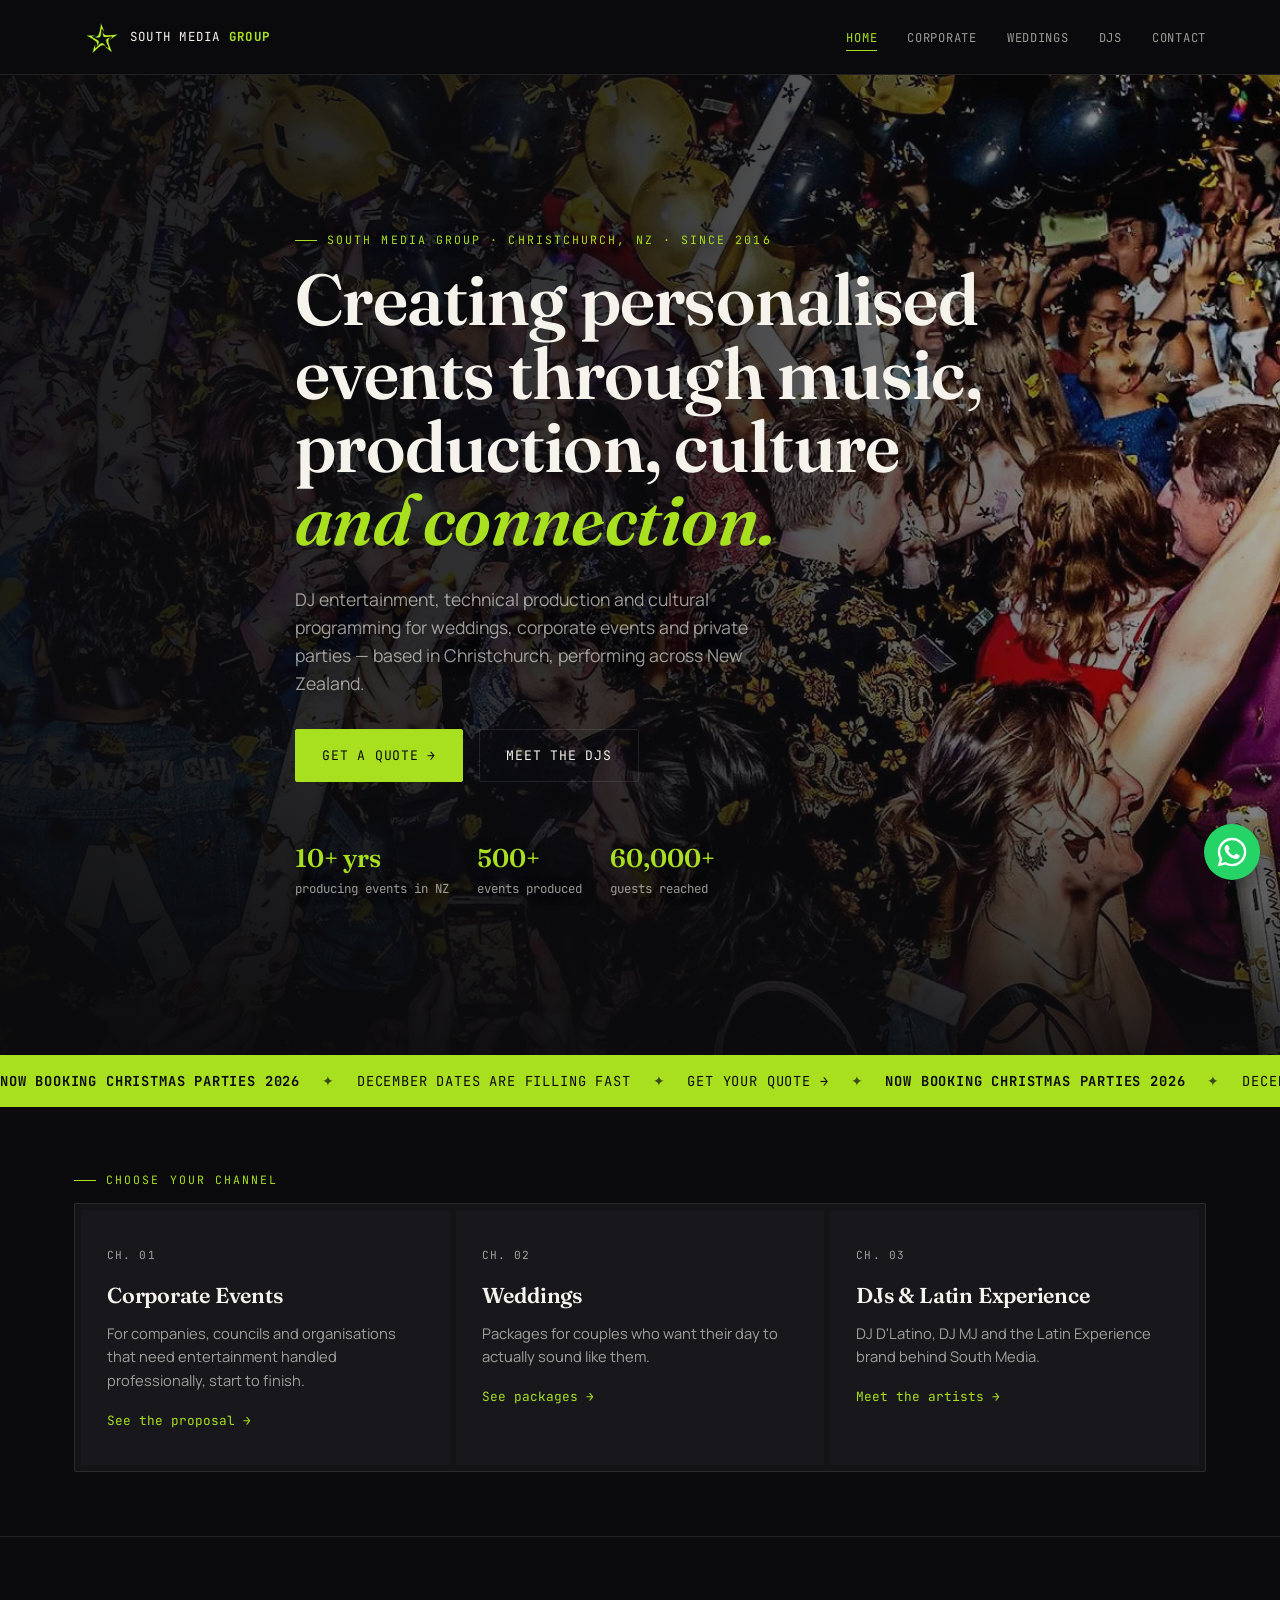
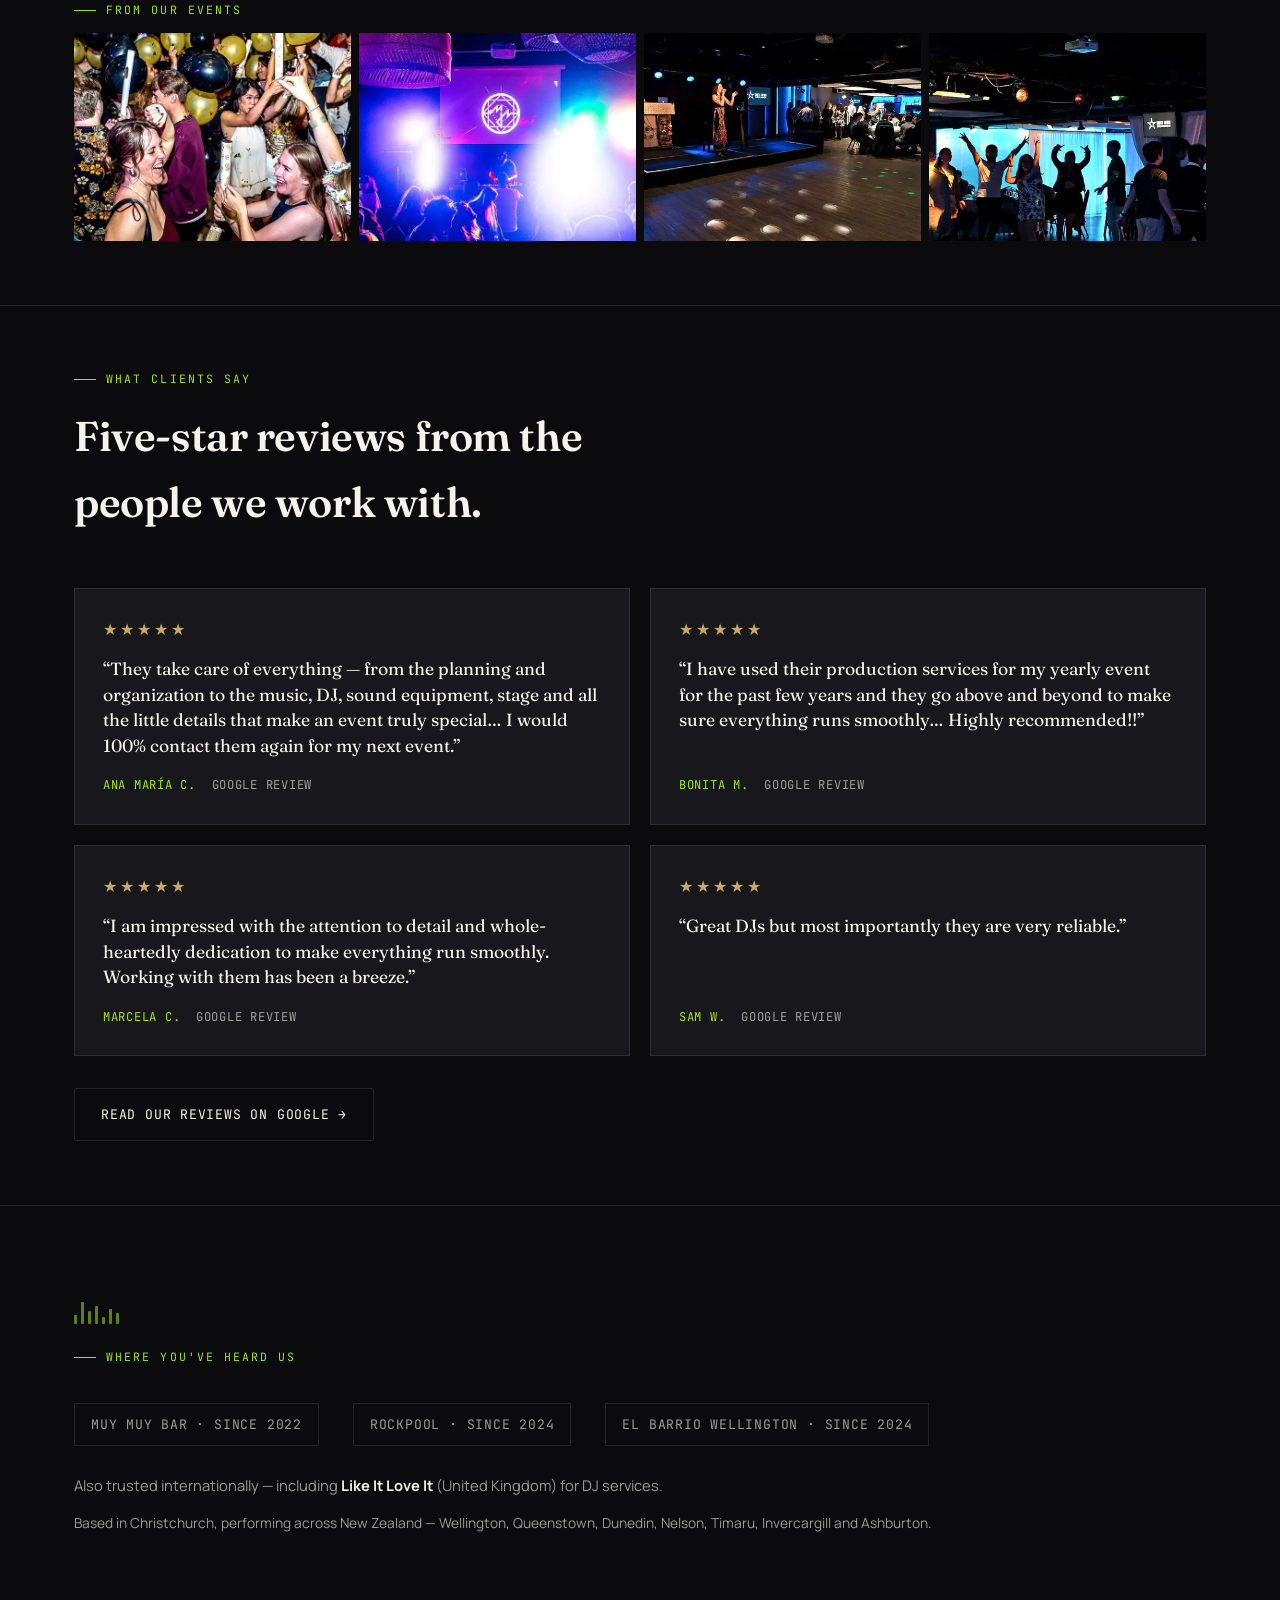
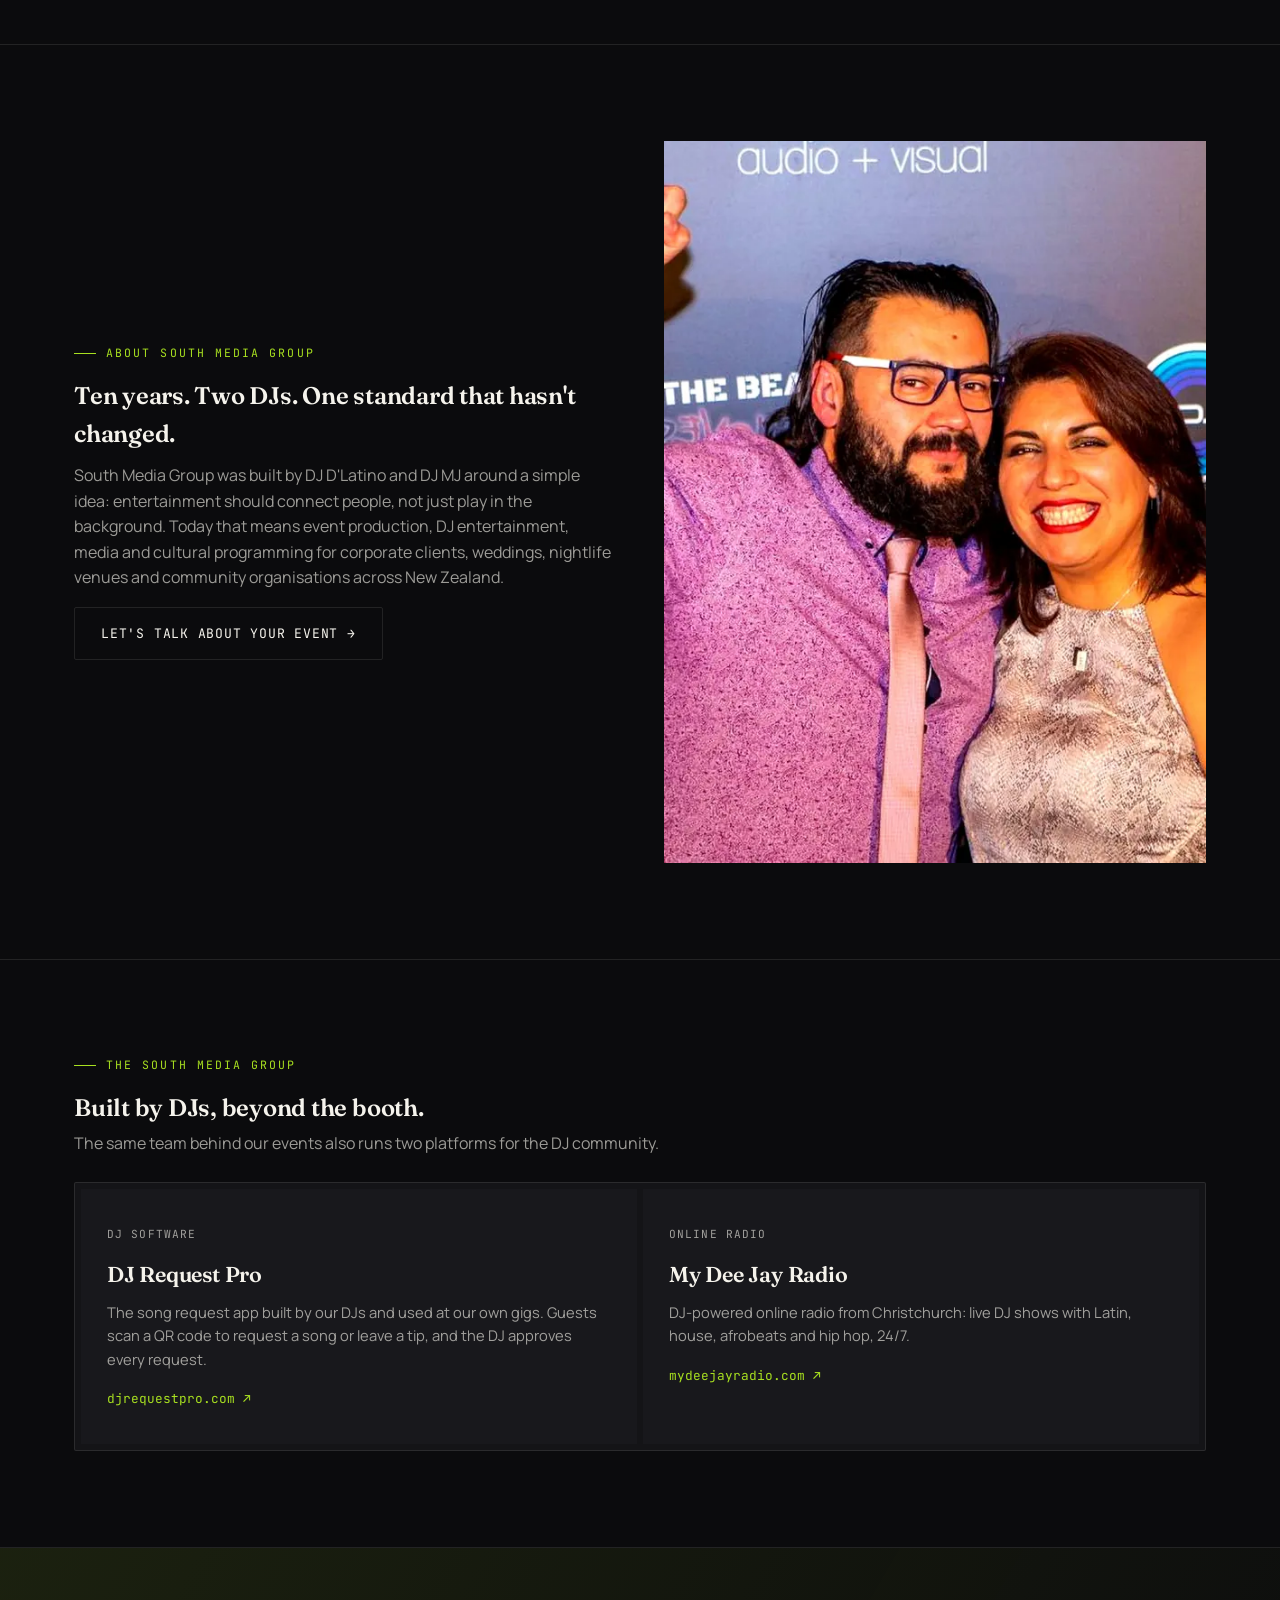
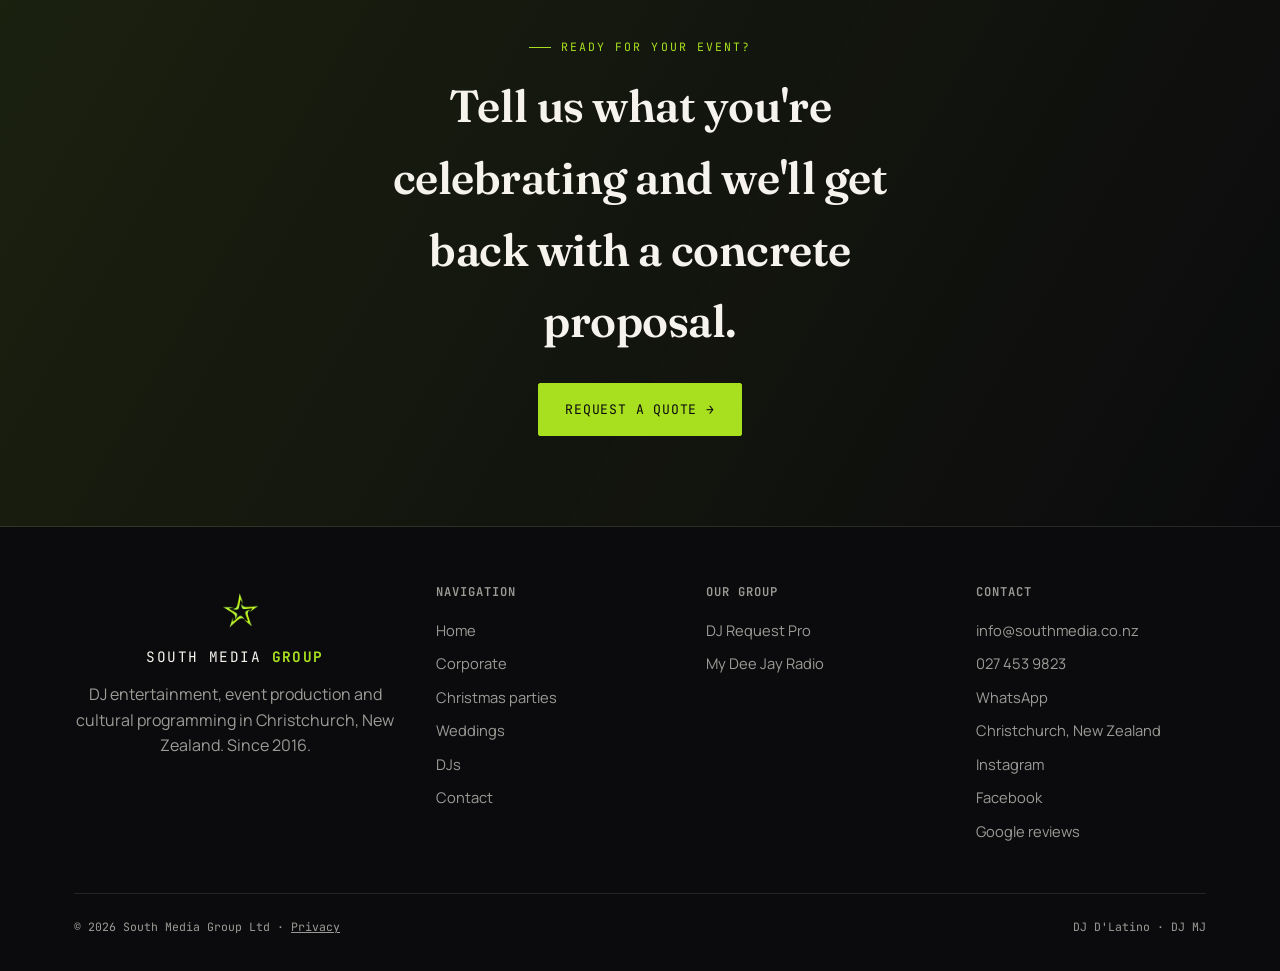
<file: index.html>
<!DOCTYPE html>
<html lang="en">
<head>
<meta charset="UTF-8">
<!-- Google tag (gtag.js) -->
<script async src="https://www.googletagmanager.com/gtag/js?id=G-HW1CT0ZHM1"></script>
<script src="js/analytics.js"></script>
<meta name="viewport" content="width=device-width, initial-scale=1.0">
<title>South Media Group | DJ & Event Production, Christchurch NZ</title>
<meta name="description" content="South Media Group: DJ entertainment and event production for weddings, corporate events and private parties. 10+ years, 500+ events. Christchurch, NZ.">
<link rel="canonical" href="https://southmedia.co.nz/">
<meta property="og:type" content="website">
<meta property="og:site_name" content="South Media Group">
<meta property="og:locale" content="en_NZ">
<meta property="og:url" content="https://southmedia.co.nz/">
<meta property="og:title" content="South Media Group | DJ &amp; Event Production, Christchurch NZ">
<meta property="og:description" content="South Media Group: DJ entertainment and event production for weddings, corporate events and private parties. 10+ years, 500+ events. Christchurch, NZ.">
<meta property="og:image" content="https://southmedia.co.nz/assets/og-image.jpg">
<meta property="og:image:width" content="1200">
<meta property="og:image:height" content="630">
<meta property="og:image:alt" content="South Media Group — DJs and event production in Christchurch, New Zealand">
<meta name="twitter:card" content="summary_large_image">
<link rel="icon" href="/favicon.ico" sizes="any">
<link rel="icon" type="image/png" sizes="96x96" href="/favicon-96.png">
<link rel="icon" type="image/png" sizes="192x192" href="/favicon-192.png">
<link rel="icon" type="image/png" sizes="48x48" href="/favicon-48.png">
<link rel="apple-touch-icon" href="/apple-touch-icon.png">
<link rel="manifest" href="/site.webmanifest">
<meta name="theme-color" content="#0b0b0d">
<link rel="preconnect" href="https://fonts.googleapis.com">
<link rel="preconnect" href="https://fonts.gstatic.com" crossorigin>
<link href="https://fonts.googleapis.com/css2?family=Fraunces:ital,wght@0,500;0,600;1,500;1,600&family=Manrope:wght@400;500;600;700&family=JetBrains+Mono:wght@400;500&display=swap" rel="stylesheet">
<link rel="stylesheet" href="css/style.css">
<script type="application/ld+json">
{
 "@context": "https://schema.org",
 "@graph": [
  {
   "@type": "EntertainmentBusiness",
   "@id": "https://southmedia.co.nz/#business",
   "name": "South Media Group",
   "legalName": "South Media Group Ltd",
   "url": "https://southmedia.co.nz/",
   "logo": "https://southmedia.co.nz/assets/icon-512.png",
   "image": "https://southmedia.co.nz/assets/og-image.jpg",
   "description": "DJ entertainment, event production and Latin cultural programming for weddings, corporate events and private parties in Christchurch and across New Zealand.",
   "telephone": "+64 27 453 9823",
   "email": "info@southmedia.co.nz",
   "foundingDate": "2016",
   "subOrganization": {
    "@type": "RadioStation",
    "@id": "https://mydeejayradio.com/#station",
    "name": "My Dee Jay Radio",
    "url": "https://mydeejayradio.com/"
   },
   "address": {
    "@type": "PostalAddress",
    "addressLocality": "Christchurch",
    "addressRegion": "Canterbury",
    "addressCountry": "NZ"
   },
   "areaServed": [
    {
     "@type": "Place",
     "name": "Christchurch"
    },
    {
     "@type": "Place",
     "name": "Canterbury"
    },
    {
     "@type": "Place",
     "name": "Wellington"
    },
    {
     "@type": "Place",
     "name": "Queenstown"
    },
    {
     "@type": "Place",
     "name": "Dunedin"
    },
    {
     "@type": "Place",
     "name": "Nelson"
    },
    {
     "@type": "Place",
     "name": "Timaru"
    },
    {
     "@type": "Place",
     "name": "Invercargill"
    },
    {
     "@type": "Place",
     "name": "Ashburton"
    },
    {
     "@type": "Place",
     "name": "New Zealand"
    }
   ],
   "founder": [
    {
     "@type": "Person",
     "name": "DJ D'Latino"
    },
    {
     "@type": "Person",
     "name": "DJ MJ"
    }
   ],
   "sameAs": [
    "https://www.instagram.com/southmedianz",
    "https://www.facebook.com/southmedianz",
    "https://www.google.com/maps?cid=401619519083138243"
   ],
   "knowsLanguage": [
    "en",
    "es"
   ],
   "hasOfferCatalog": {
    "@type": "OfferCatalog",
    "name": "Corporate event packages",
    "itemListElement": [
     {
      "@type": "Offer",
      "name": "Corporate Essential package",
      "url": "https://southmedia.co.nz/corporate"
     },
     {
      "@type": "Offer",
      "name": "Corporate Signature package",
      "url": "https://southmedia.co.nz/corporate"
     },
     {
      "@type": "Offer",
      "name": "Corporate Premier package",
      "url": "https://southmedia.co.nz/corporate"
     }
    ]
   }
  },
  {
   "@type": "WebSite",
   "@id": "https://southmedia.co.nz/#website",
   "url": "https://southmedia.co.nz/",
   "name": "South Media Group",
   "publisher": {
    "@id": "https://southmedia.co.nz/#business"
   }
  }
 ]
}
</script>
</head>
<body>
<a class="skip" href="#main">Skip to content</a>

<header class="site">
  <nav class="nav">
    <a href="index.html" class="brand">
      <img src="assets/logo-star-128.png" alt="" width="46" height="46">
      <span class="brand-text">SOUTH MEDIA <b>GROUP</b></span>
    </a>
    <ul id="navList">
      <li><a href="index.html" class="active">Home</a></li>
      <li><a href="corporate.html">Corporate</a></li>
      <li><a href="weddings.html">Weddings</a></li>
      <li><a href="djs.html">DJs</a></li>
      <li><a href="contact.html">Contact</a></li>
    </ul>
    <button class="burger" id="burgerBtn" aria-label="Open menu" aria-controls="navList" aria-expanded="false">☰</button>
  </nav>
</header>

<main id="main">

  <!-- HERO -->
  <section class="hero">
    <img class="hero-bg" src="assets/event-confetti-1600.webp" srcset="assets/event-confetti-800.webp 800w, assets/event-confetti-1600.webp 1600w" sizes="100vw" alt="" width="1600" height="900" fetchpriority="high" decoding="async">
    <div class="wrap">
      <div class="eyebrow">South Media Group · Christchurch, NZ · Since 2016</div>
      <h1>Creating personalised events through music, production, culture <em>and connection.</em></h1>
      <p class="lede">DJ entertainment, technical production and cultural programming for weddings, corporate events and private parties — based in Christchurch, performing across New Zealand.</p>
      <div class="hero-actions">
        <a href="contact.html" class="btn btn-primary">Get a quote →</a>
        <a href="djs.html" class="btn btn-ghost">Meet the DJs</a>
      </div>
      <div class="badge-row">
        <div><strong>10+ yrs</strong>producing events in NZ</div>
        <div><strong>500+</strong>events produced</div>
        <div><strong>60,000+</strong>guests reached</div>
      </div>
    </div>
  </section>

  <!-- SEASONAL -->
  <a href="christmas-party-dj.html" class="season-strip" aria-label="Now booking Christmas parties 2026. December dates are filling fast. Get your quote.">
    <span class="marquee-track" aria-hidden="true"><span class="marquee-group"><span class="marquee-item"><b>Now booking Christmas parties 2026</b><i>✦</i>December dates are filling fast<i>✦</i>Get your quote →<i>✦</i></span><span class="marquee-item"><b>Now booking Christmas parties 2026</b><i>✦</i>December dates are filling fast<i>✦</i>Get your quote →<i>✦</i></span><span class="marquee-item"><b>Now booking Christmas parties 2026</b><i>✦</i>December dates are filling fast<i>✦</i>Get your quote →<i>✦</i></span></span><span class="marquee-group"><span class="marquee-item"><b>Now booking Christmas parties 2026</b><i>✦</i>December dates are filling fast<i>✦</i>Get your quote →<i>✦</i></span><span class="marquee-item"><b>Now booking Christmas parties 2026</b><i>✦</i>December dates are filling fast<i>✦</i>Get your quote →<i>✦</i></span><span class="marquee-item"><b>Now booking Christmas parties 2026</b><i>✦</i>December dates are filling fast<i>✦</i>Get your quote →<i>✦</i></span></span></span>
  </a>

  <!-- CHANNEL SELECTOR -->
  <section class="tight">
    <div class="wrap">
      <div class="eyebrow">Choose your channel</div>
      <div class="mixer">
        <a href="corporate.html" class="channel" data-ch="corp">
          <div class="ch-num">CH. 01</div>
          <h2>Corporate Events</h2>
          <p>For companies, councils and organisations that need entertainment handled professionally, start to finish.</p>
          <div class="ch-arrow">See the proposal →</div>
        </a>
        <a href="weddings.html" class="channel" data-ch="weddings">
          <div class="ch-num">CH. 02</div>
          <h2>Weddings</h2>
          <p>Packages for couples who want their day to actually sound like them.</p>
          <div class="ch-arrow">See packages →</div>
        </a>
        <a href="djs.html" class="channel" data-ch="djs">
          <div class="ch-num">CH. 03</div>
          <h2>DJs & Latin Experience</h2>
          <p>DJ D'Latino, DJ MJ and the Latin Experience brand behind South Media.</p>
          <div class="ch-arrow">Meet the artists →</div>
        </a>
      </div>
    </div>
  </section>

  <!-- GALLERY -->
  <section class="tight">
    <div class="wrap">
      <div class="eyebrow">From our events</div>
      <div class="gallery">
        <img src="assets/event-crowd-1600.webp" srcset="assets/event-crowd-800.webp 800w, assets/event-crowd-1600.webp 1600w" sizes="(max-width:860px) 50vw, 25vw" alt="Packed dance floor with confetti at a South Media party" width="1600" height="900" loading="lazy" decoding="async">
        <img src="assets/dj-stage-latin-1600.webp" srcset="assets/dj-stage-latin-800.webp 800w, assets/dj-stage-latin-1600.webp 1600w" sizes="(max-width:860px) 50vw, 25vw" alt="South Media DJ performing on stage with lights and visuals" width="1600" height="900" loading="lazy" decoding="async">
        <img src="assets/corporate-stage-1024.webp" srcset="assets/corporate-stage-600.webp 600w, assets/corporate-stage-1024.webp 1024w" sizes="(max-width:860px) 50vw, 25vw" alt="Corporate function with live singer, DJ booth and stage lighting" width="1024" height="576" loading="lazy" decoding="async">
        <img src="assets/corporate-dancefloor-1024.webp" srcset="assets/corporate-dancefloor-600.webp 600w, assets/corporate-dancefloor-1024.webp 1024w" sizes="(max-width:860px) 50vw, 25vw" alt="Guests dancing at a corporate end-of-year party" width="1024" height="576" loading="lazy" decoding="async">
      </div>
    </div>
  </section>

  <!-- REVIEWS -->
  <section class="tight">
    <div class="wrap">
      <div class="section-head">
        <div class="eyebrow">What clients say</div>
        <h2>Five-star reviews from the people we work with.</h2>
      </div>
      <div class="review-grid">
        <figure class="review">
          <div class="stars" role="img" aria-label="5 out of 5 stars">★★★★★</div>
          <blockquote>“They take care of everything — from the planning and organization to the music, DJ, sound equipment, stage and all the little details that make an event truly special… I would 100% contact them again for my next event.”</blockquote>
          <figcaption>Ana María C. <span>Google review</span></figcaption>
        </figure>
        <figure class="review">
          <div class="stars" role="img" aria-label="5 out of 5 stars">★★★★★</div>
          <blockquote>“I have used their production services for my yearly event for the past few years and they go above and beyond to make sure everything runs smoothly… Highly recommended!!”</blockquote>
          <figcaption>Bonita M. <span>Google review</span></figcaption>
        </figure>
        <figure class="review">
          <div class="stars" role="img" aria-label="5 out of 5 stars">★★★★★</div>
          <blockquote>“I am impressed with the attention to detail and whole-heartedly dedication to make everything run smoothly. Working with them has been a breeze.”</blockquote>
          <figcaption>Marcela C. <span>Google review</span></figcaption>
        </figure>
        <figure class="review">
          <div class="stars" role="img" aria-label="5 out of 5 stars">★★★★★</div>
          <blockquote>“Great DJs but most importantly they are very reliable.”</blockquote>
          <figcaption>Sam W. <span>Google review</span></figcaption>
        </figure>
      </div>
      <a href="https://www.google.com/maps?cid=401619519083138243" target="_blank" rel="noopener" class="btn btn-ghost">Read our reviews on Google →</a>
    </div>
  </section>

  <!-- TRUST BAR -->
  <section>
    <div class="wrap">
      <div class="eq-divider"><span></span><span></span><span></span><span></span><span></span><span></span><span></span></div>
      <div class="eyebrow">Where you've heard us</div>
      <div class="logos-row">
        <span>MUY MUY BAR · SINCE 2022</span>
        <span>ROCKPOOL · SINCE 2024</span>
        <span>EL BARRIO WELLINGTON · SINCE 2024</span>
      </div>
      <p class="trust-note">Also trusted internationally — including <strong>Like It Love It</strong> (United Kingdom) for DJ services.</p>
      <p class="trust-cities">Based in Christchurch, performing across New Zealand — Wellington, Queenstown, Dunedin, Nelson, Timaru, Invercargill and Ashburton.</p>
    </div>
  </section>

  <!-- WHY US -->
  <section>
    <div class="wrap">
      <div class="grid-2">
        <div>
          <div class="eyebrow">About South Media Group</div>
          <h2>Ten years. Two DJs. One standard that hasn't changed.</h2>
          <p>South Media Group was built by DJ D'Latino and DJ MJ around a simple idea: entertainment should connect people, not just play in the background. Today that means event production, DJ entertainment, media and cultural programming for corporate clients, weddings, nightlife venues and community organisations across New Zealand.</p>
          <a href="contact.html" class="btn btn-ghost">Let's talk about your event →</a>
        </div>
        <img src="assets/founders-team-1200.webp" srcset="assets/founders-team-600.webp 600w, assets/founders-team-1200.webp 1200w" sizes="(max-width:860px) calc(100vw - 48px), 542px" alt="South Media Group founders DJ D'Latino and DJ MJ" class="ph tall" width="1200" height="1600" loading="lazy" decoding="async">
      </div>
    </div>
  </section>

  <!-- OUR GROUP -->
  <section>
    <div class="wrap">
      <div class="eyebrow">The South Media Group</div>
      <h2>Built by DJs, beyond the booth.</h2>
      <p class="group-intro">The same team behind our events also runs two platforms for the DJ community.</p>
      <div class="mixer mixer-2">
        <a href="https://www.djrequestpro.com/landing?utm_source=southmedia&amp;utm_medium=referral&amp;utm_campaign=group" class="channel" data-ch="group" target="_blank" rel="noopener">
          <div class="ch-num">DJ SOFTWARE</div>
          <h3>DJ Request Pro</h3>
          <p>The song request app built by our DJs and used at our own gigs. Guests scan a QR code to request a song or leave a tip, and the DJ approves every request.</p>
          <div class="ch-arrow">djrequestpro.com ↗</div>
        </a>
        <a href="https://mydeejayradio.com/?utm_source=southmedia&amp;utm_medium=referral&amp;utm_campaign=group" class="channel" data-ch="group" target="_blank" rel="noopener">
          <div class="ch-num">ONLINE RADIO</div>
          <h3>My Dee Jay Radio</h3>
          <p>DJ-powered online radio from Christchurch: live DJ shows with Latin, house, afrobeats and hip hop, 24/7.</p>
          <div class="ch-arrow">mydeejayradio.com ↗</div>
        </a>
      </div>
    </div>
  </section>

  <!-- FINAL CTA -->
  <section class="cta-band">
    <div class="wrap">
      <div class="eyebrow">Ready for your event?</div>
      <h2>Tell us what you're celebrating and we'll get back with a concrete proposal.</h2>
      <div class="hero-actions">
        <a href="contact.html" class="btn btn-primary">Request a quote →</a>
      </div>
    </div>
  </section>

</main>

<footer>
  <div class="wrap">
    <div class="footer-grid">
      <div class="footer-brand">
        <img src="assets/logo-star-128.png" alt="" width="52" height="52" loading="lazy">
        <div class="brand-text">SOUTH MEDIA <b>GROUP</b></div>
        <p>DJ entertainment, event production and cultural programming in Christchurch, New Zealand. Since 2016.</p>
      </div>
      <div>
        <h4>Navigation</h4>
        <a href="index.html">Home</a>
        <a href="corporate.html">Corporate</a>
        <a href="christmas-party-dj.html">Christmas parties</a>
        <a href="weddings.html">Weddings</a>
        <a href="djs.html">DJs</a>
        <a href="contact.html">Contact</a>
      </div>
      <div>
        <h4>Our group</h4>
        <a href="https://www.djrequestpro.com/landing?utm_source=southmedia&amp;utm_medium=referral&amp;utm_campaign=group" target="_blank" rel="noopener">DJ Request Pro</a>
        <a href="https://mydeejayradio.com/?utm_source=southmedia&amp;utm_medium=referral&amp;utm_campaign=group" target="_blank" rel="noopener">My Dee Jay Radio</a>
      </div>
      <div>
        <h4>Contact</h4>
        <a href="mailto:info@southmedia.co.nz">info@southmedia.co.nz</a>
        <a href="tel:+64274539823">027 453 9823</a>
        <a href="https://wa.me/64274539823?text=Hi%20South%20Media!%20I%27d%20like%20a%20quote%20for%20my%20event." target="_blank" rel="noopener">WhatsApp</a>
        <span class="foot-loc">Christchurch, New Zealand</span>
        <a href="https://www.instagram.com/southmedianz" target="_blank" rel="noopener">Instagram</a>
        <a href="https://www.facebook.com/southmedianz" target="_blank" rel="noopener">Facebook</a>
        <a href="https://www.google.com/maps?cid=401619519083138243" target="_blank" rel="noopener">Google reviews</a>
      </div>
    </div>
    <div class="foot-bottom">
      <span>© <span id="year">2026</span> South Media Group Ltd · <a href="privacy.html">Privacy</a></span>
      <span>DJ D'Latino · DJ MJ</span>
    </div>
  </div>
</footer>

<a class="wa-float" href="https://wa.me/64274539823?text=Hi%20South%20Media!%20I%27d%20like%20a%20quote%20for%20my%20event." target="_blank" rel="noopener" aria-label="Chat with South Media Group on WhatsApp"><svg viewBox="0 0 24 24" aria-hidden="true" focusable="false"><path d="M17.47 14.38c-.3-.15-1.75-.86-2.02-.96-.27-.1-.47-.15-.67.15-.2.3-.77.96-.94 1.16-.17.2-.35.22-.64.07-.3-.15-1.25-.46-2.38-1.47-.88-.79-1.48-1.76-1.65-2.06-.17-.3-.02-.46.13-.6.13-.13.3-.35.45-.52.15-.17.2-.3.3-.5.1-.2.05-.37-.02-.52-.08-.15-.67-1.61-.92-2.2-.24-.58-.49-.5-.67-.51h-.57c-.2 0-.52.07-.79.37-.27.3-1.04 1.02-1.04 2.48s1.07 2.88 1.21 3.08c.15.2 2.1 3.2 5.08 4.49.71.31 1.26.49 1.69.63.71.23 1.36.2 1.87.12.57-.09 1.75-.72 2-1.41.25-.69.25-1.29.17-1.41-.07-.12-.27-.2-.57-.35zM12.04 21.5h-.01a9.45 9.45 0 0 1-4.82-1.32l-.35-.21-3.58.94.96-3.49-.23-.36a9.43 9.43 0 0 1-1.45-5.03c0-5.22 4.25-9.47 9.48-9.47a9.4 9.4 0 0 1 6.7 2.78 9.4 9.4 0 0 1 2.77 6.7c0 5.22-4.25 9.46-9.47 9.46zm8.06-17.53A11.3 11.3 0 0 0 12.04.5C5.76.5.65 5.6.65 11.89c0 2 .52 3.96 1.52 5.69L.55 23.5l6.05-1.59a11.4 11.4 0 0 0 5.44 1.39h.01c6.28 0 11.39-5.11 11.39-11.4 0-3.04-1.18-5.9-3.34-8.05z"/></svg></a>
<script src="js/main.js"></script>
</body>
</html>
</file>
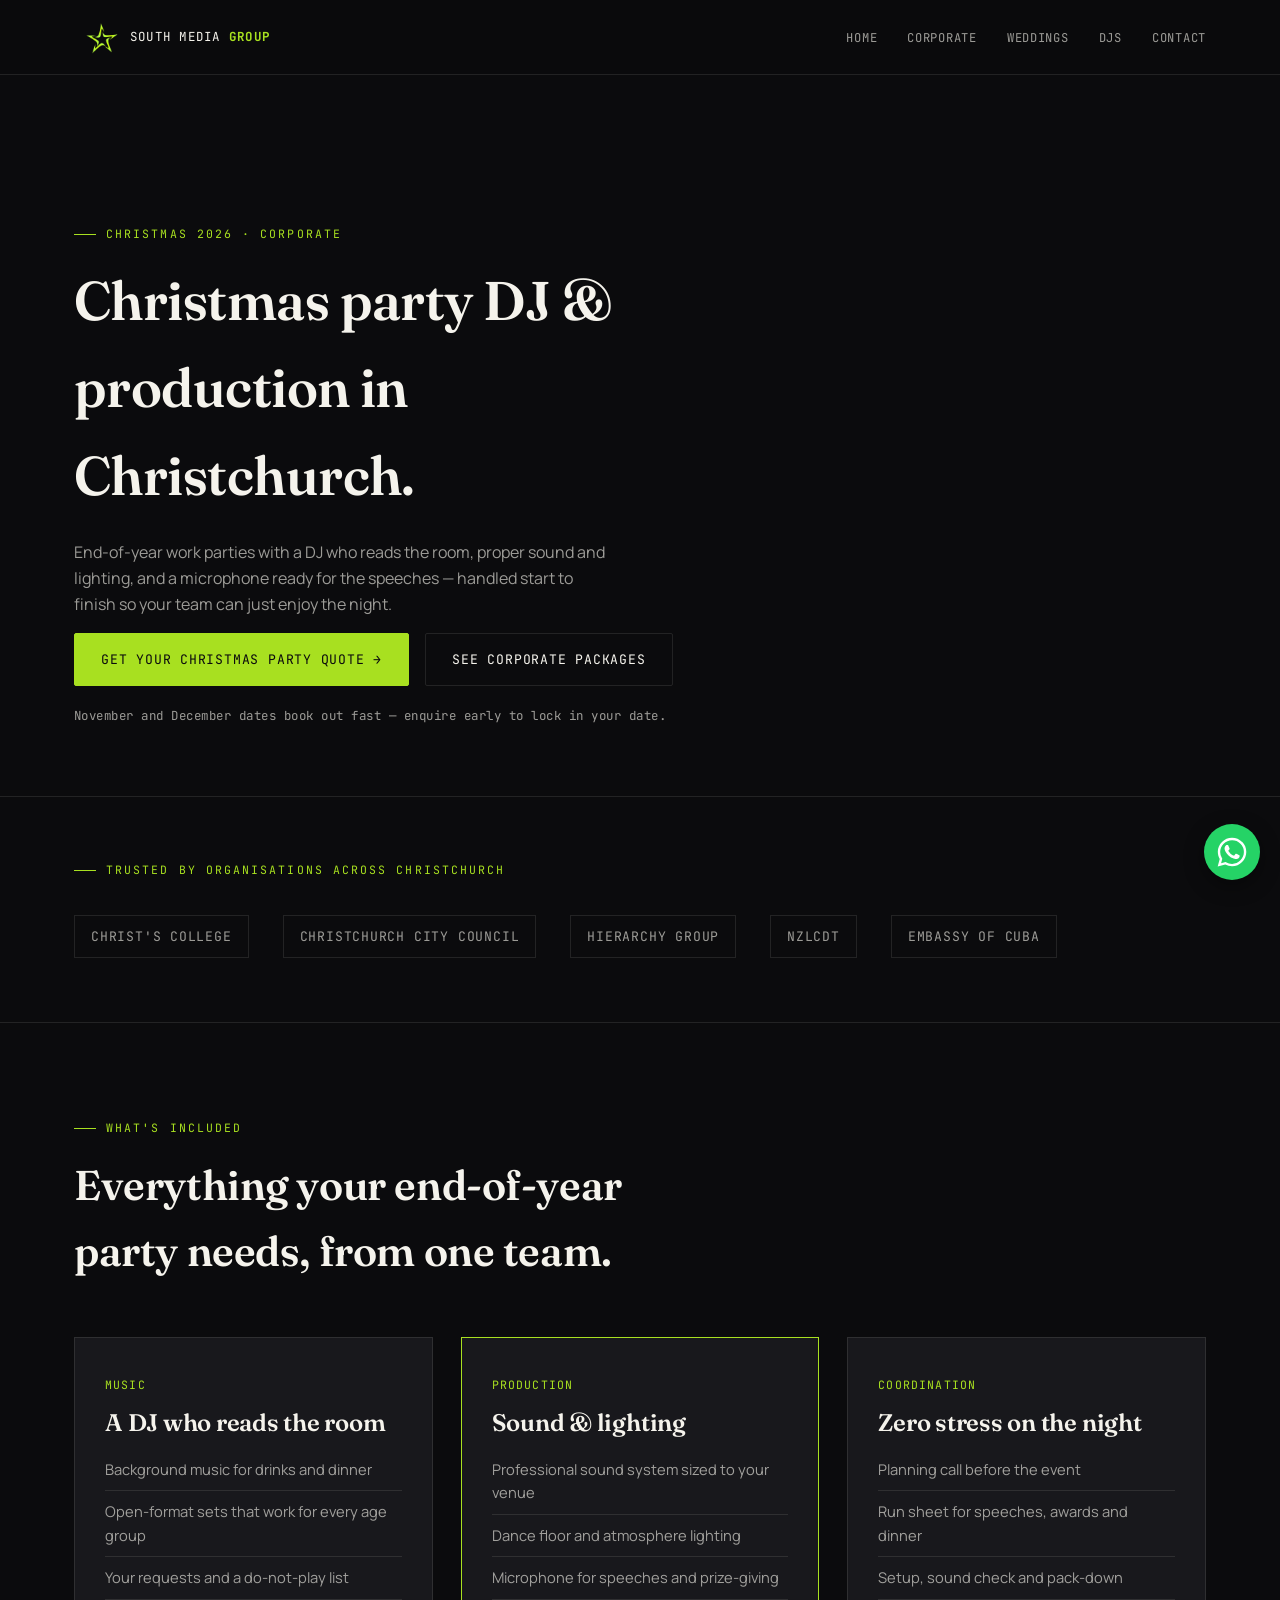
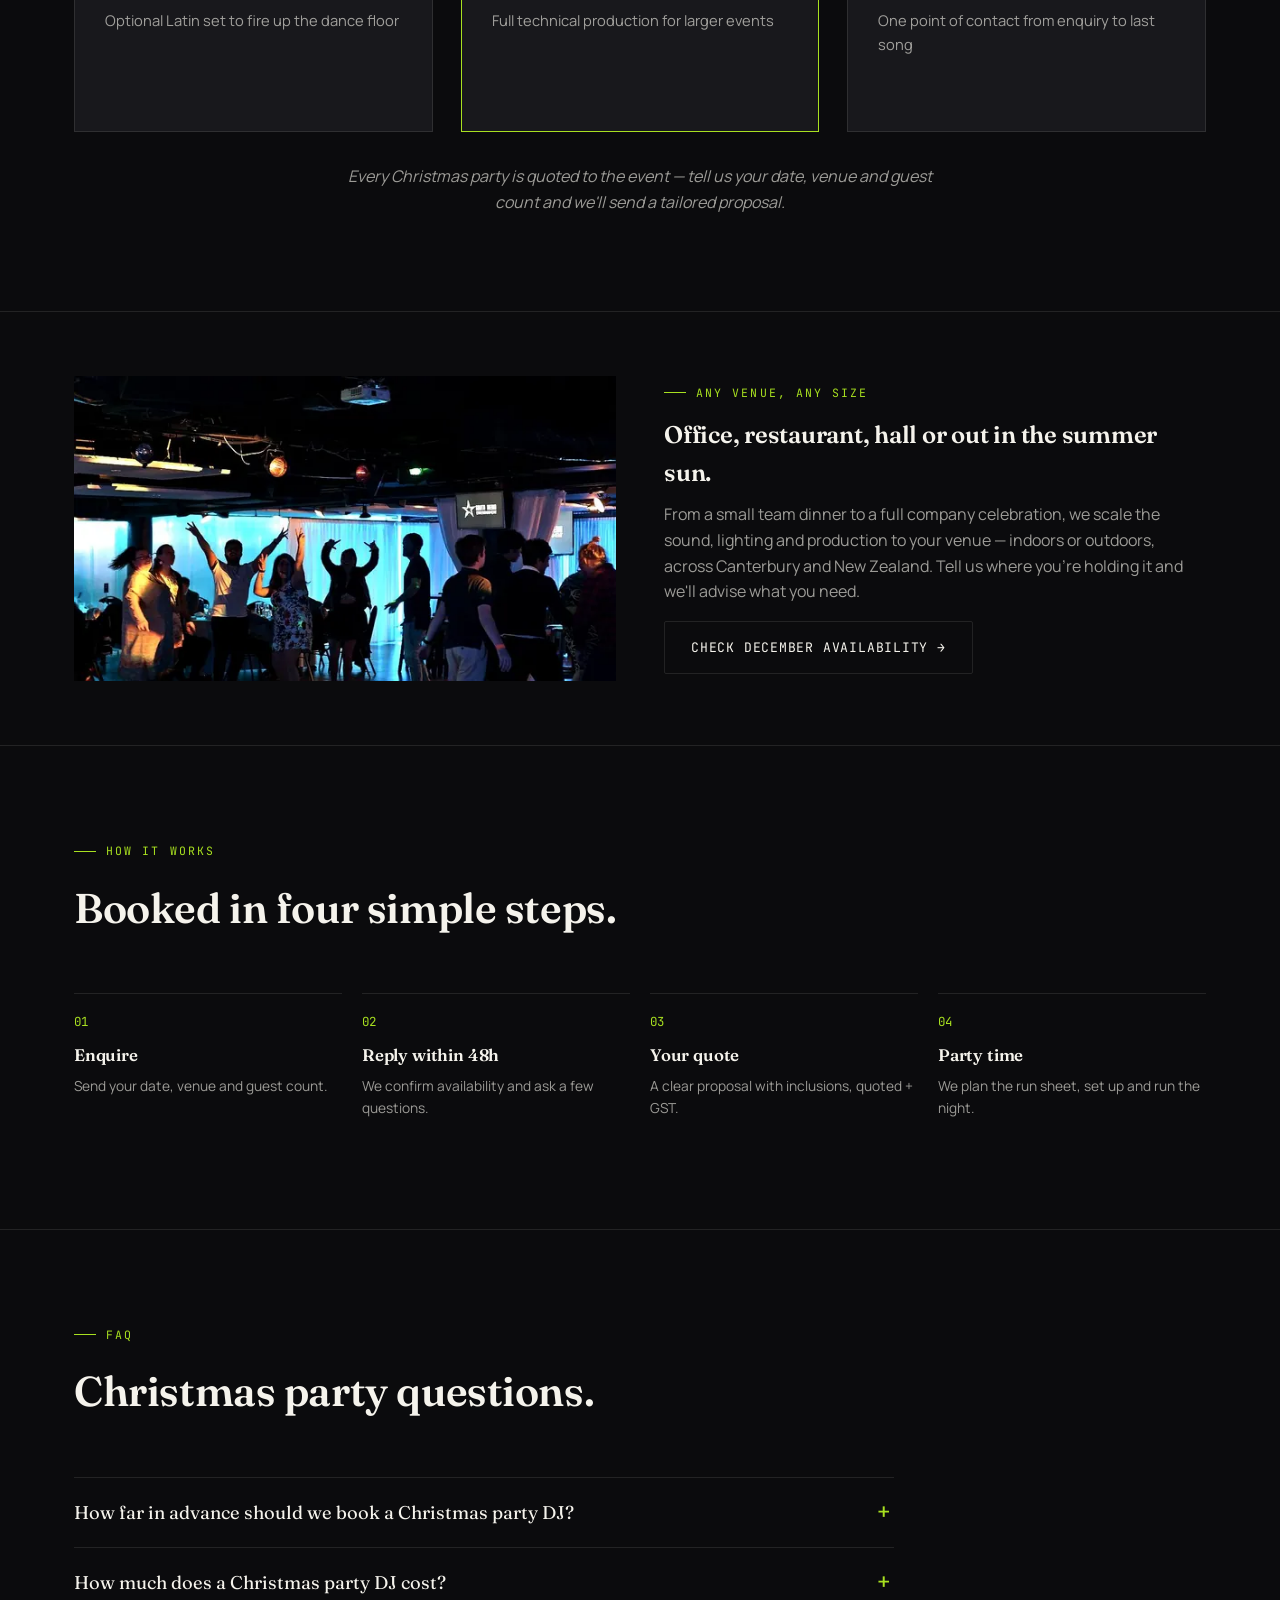
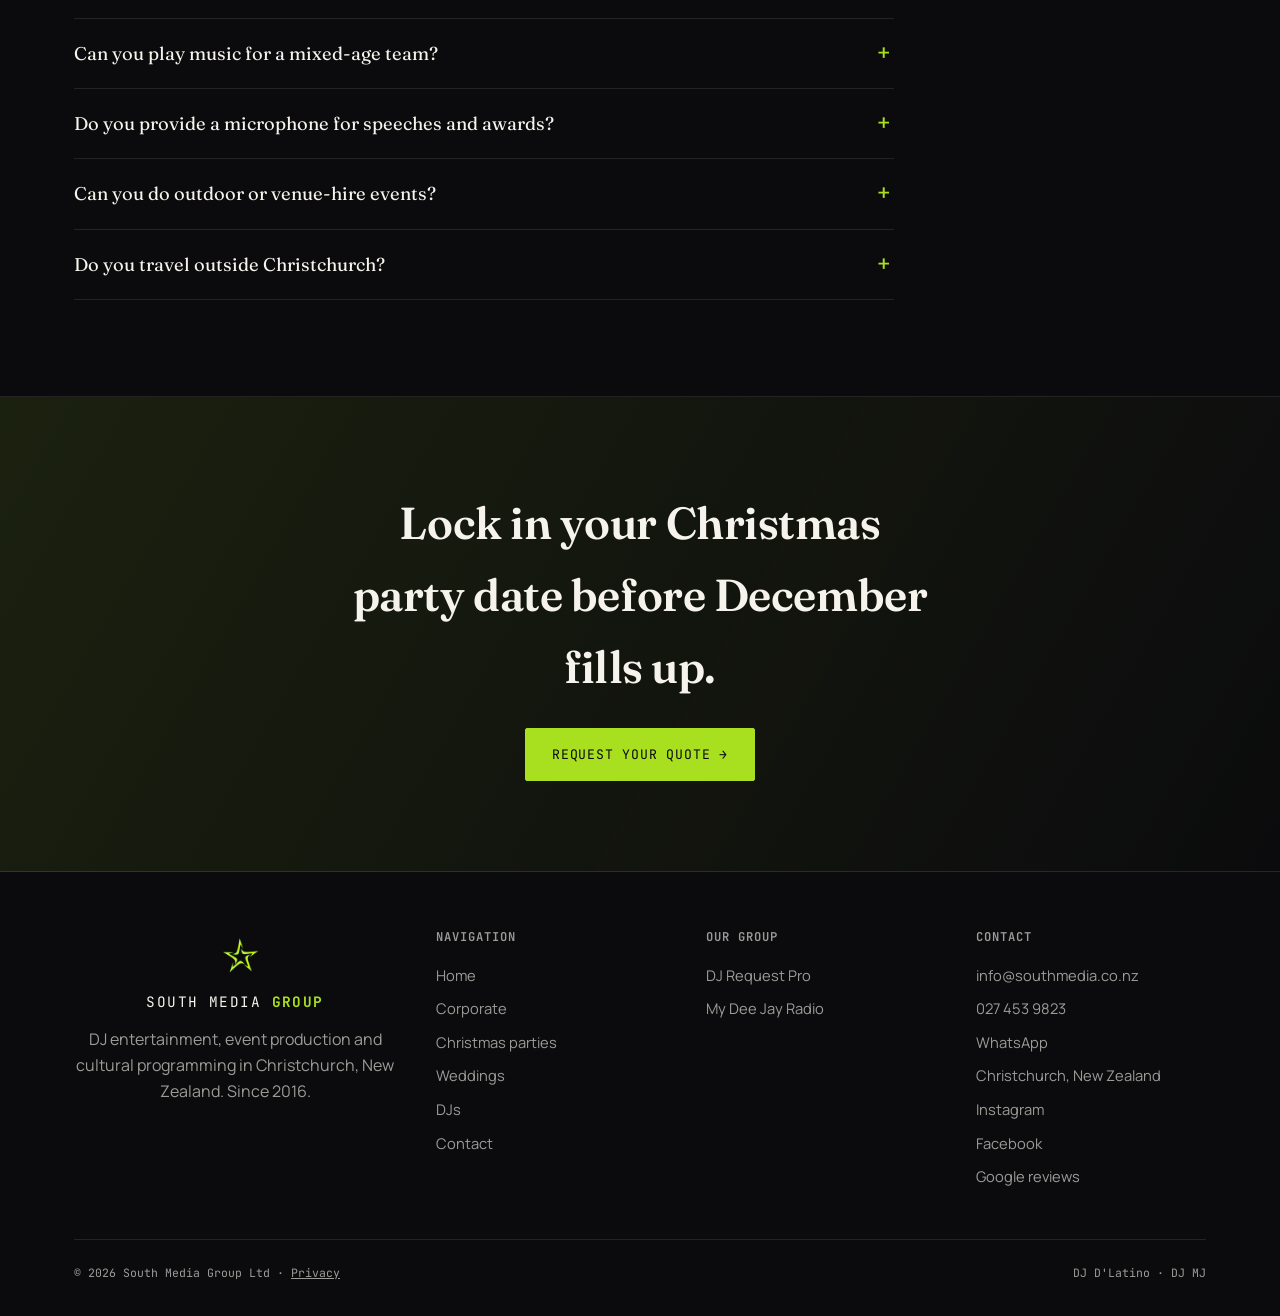
<file: christmas-party-dj.html>
<!DOCTYPE html>
<html lang="en">
<head>
<meta charset="UTF-8">
<!-- Google tag (gtag.js) -->
<script async src="https://www.googletagmanager.com/gtag/js?id=G-HW1CT0ZHM1"></script>
<script src="js/analytics.js"></script>
<meta name="viewport" content="width=device-width, initial-scale=1.0">
<title>Christmas Party DJ Christchurch | Work Party DJ &amp; Sound Hire</title>
<meta name="description" content="Christmas party DJ in Christchurch: DJ, sound, lighting and a microphone for speeches at your end-of-year work party. Now booking Nov–Dec 2026. Request a quote.">
<link rel="canonical" href="https://southmedia.co.nz/christmas-party-dj">
<meta property="og:type" content="website">
<meta property="og:site_name" content="South Media Group">
<meta property="og:locale" content="en_NZ">
<meta property="og:url" content="https://southmedia.co.nz/christmas-party-dj">
<meta property="og:title" content="Christmas Party DJ Christchurch | Work Party DJ &amp; Sound Hire">
<meta property="og:description" content="Christmas party DJ in Christchurch: DJ, sound, lighting and a microphone for speeches at your end-of-year work party. Now booking Nov–Dec 2026. Request a quote.">
<meta property="og:image" content="https://southmedia.co.nz/assets/og-image.jpg">
<meta property="og:image:width" content="1200">
<meta property="og:image:height" content="630">
<meta property="og:image:alt" content="South Media Group — DJs and event production in Christchurch, New Zealand">
<meta name="twitter:card" content="summary_large_image">
<link rel="icon" href="/favicon.ico" sizes="any">
<link rel="icon" type="image/png" sizes="96x96" href="/favicon-96.png">
<link rel="icon" type="image/png" sizes="192x192" href="/favicon-192.png">
<link rel="icon" type="image/png" sizes="48x48" href="/favicon-48.png">
<link rel="apple-touch-icon" href="/apple-touch-icon.png">
<link rel="manifest" href="/site.webmanifest">
<meta name="theme-color" content="#0b0b0d">
<link rel="preconnect" href="https://fonts.googleapis.com">
<link rel="preconnect" href="https://fonts.gstatic.com" crossorigin>
<link href="https://fonts.googleapis.com/css2?family=Fraunces:ital,wght@0,500;0,600;1,500;1,600&family=Manrope:wght@400;500;600;700&family=JetBrains+Mono:wght@400;500&display=swap" rel="stylesheet">
<link rel="stylesheet" href="css/style.css">
</head>
<body>
<a class="skip" href="#main">Skip to content</a>

<header class="site">
  <nav class="nav">
    <a href="index.html" class="brand">
      <img src="assets/logo-star-128.png" alt="" width="46" height="46">
      <span class="brand-text">SOUTH MEDIA <b>GROUP</b></span>
    </a>
    <ul id="navList">
      <li><a href="index.html">Home</a></li>
      <li><a href="corporate.html">Corporate</a></li>
      <li><a href="weddings.html">Weddings</a></li>
      <li><a href="djs.html">DJs</a></li>
      <li><a href="contact.html">Contact</a></li>
    </ul>
    <button class="burger" id="burgerBtn" aria-label="Open menu" aria-controls="navList" aria-expanded="false">☰</button>
  </nav>
</header>

<main id="main">
  <section class="page-hero">
    <div class="wrap">
      <div class="eyebrow">Christmas 2026 · Corporate</div>
      <h1>Christmas party DJ &amp; production in Christchurch.</h1>
      <p class="lede">End-of-year work parties with a DJ who reads the room, proper sound and lighting, and a microphone ready for the speeches — handled start to finish so your team can just enjoy the night.</p>
      <div class="hero-actions">
        <a href="contact.html?package=christmas-party" class="btn btn-primary">Get your Christmas party quote →</a>
        <a href="corporate.html" class="btn btn-ghost">See corporate packages</a>
      </div>
      <p class="hero-note">November and December dates book out fast — enquire early to lock in your date.</p>
    </div>
  </section>

  <section class="tight">
    <div class="wrap">
      <div class="eyebrow">Trusted by organisations across Christchurch</div>
      <div class="logos-row">
        <span>CHRIST'S COLLEGE</span>
        <span>CHRISTCHURCH CITY COUNCIL</span>
        <span>HIERARCHY GROUP</span>
        <span>NZLCDT</span>
        <span>EMBASSY OF CUBA</span>
      </div>
    </div>
  </section>

  <section>
    <div class="wrap">
      <div class="section-head">
        <div class="eyebrow">What's included</div>
        <h2>Everything your end-of-year party needs, from one team.</h2>
      </div>
      <div class="grid-3">
        <div class="pkg">
          <div class="pkg-tag">Music</div>
          <h3>A DJ who reads the room</h3>
          <ul>
            <li>Background music for drinks and dinner</li>
            <li>Open-format sets that work for every age group</li>
            <li>Your requests and a do-not-play list</li>
            <li>Optional Latin set to fire up the dance floor</li>
          </ul>
        </div>
        <div class="pkg featured">
          <div class="pkg-tag">Production</div>
          <h3>Sound &amp; lighting</h3>
          <ul>
            <li>Professional sound system sized to your venue</li>
            <li>Dance floor and atmosphere lighting</li>
            <li>Microphone for speeches and prize-giving</li>
            <li>Full technical production for larger events</li>
          </ul>
        </div>
        <div class="pkg">
          <div class="pkg-tag">Coordination</div>
          <h3>Zero stress on the night</h3>
          <ul>
            <li>Planning call before the event</li>
            <li>Run sheet for speeches, awards and dinner</li>
            <li>Setup, sound check and pack-down</li>
            <li>One point of contact from enquiry to last song</li>
          </ul>
        </div>
      </div>
      <p class="center-note"><em>Every Christmas party is quoted to the event — tell us your date, venue and guest count and we'll send a tailored proposal.</em></p>
    </div>
  </section>

  <section class="tight">
    <div class="wrap">
      <div class="grid-2">
        <img src="assets/corporate-dancefloor-1024.webp" srcset="assets/corporate-dancefloor-600.webp 600w, assets/corporate-dancefloor-1024.webp 1024w" sizes="(max-width:860px) calc(100vw - 48px), 542px" alt="Guests dancing at a corporate end-of-year party with South Media lighting" class="ph wide" width="1024" height="576" loading="lazy" decoding="async">
        <div>
          <div class="eyebrow">Any venue, any size</div>
          <h2>Office, restaurant, hall or out in the summer sun.</h2>
          <p>From a small team dinner to a full company celebration, we scale the sound, lighting and production to your venue — indoors or outdoors, across Canterbury and New Zealand. Tell us where you're holding it and we'll advise what you need.</p>
          <a href="contact.html?package=christmas-party" class="btn btn-ghost">Check December availability →</a>
        </div>
      </div>
    </div>
  </section>

  <section>
    <div class="wrap">
      <div class="section-head">
        <div class="eyebrow">How it works</div>
        <h2>Booked in four simple steps.</h2>
      </div>
      <div class="process process-4">
        <div class="step"><div class="step-n">01</div><h4>Enquire</h4><p>Send your date, venue and guest count.</p></div>
        <div class="step"><div class="step-n">02</div><h4>Reply within 48h</h4><p>We confirm availability and ask a few questions.</p></div>
        <div class="step"><div class="step-n">03</div><h4>Your quote</h4><p>A clear proposal with inclusions, quoted + GST.</p></div>
        <div class="step"><div class="step-n">04</div><h4>Party time</h4><p>We plan the run sheet, set up and run the night.</p></div>
      </div>
    </div>
  </section>

  <section>
    <div class="wrap">
      <div class="section-head">
        <div class="eyebrow">FAQ</div>
        <h2>Christmas party questions.</h2>
      </div>
      <div class="faq">
        <details>
          <summary>How far in advance should we book a Christmas party DJ?</summary>
          <p>As early as possible. Late November and the first three weeks of December are the busiest dates of the year, especially Fridays and Saturdays. Enquire now and we'll confirm availability within 48 hours.</p>
        </details>
        <details>
          <summary>How much does a Christmas party DJ cost?</summary>
          <p>It depends on the length of the event, the size of the venue and how much sound, lighting and production you need. Every party is quoted individually — send us your details and you'll get a clear proposal with everything included, quoted + GST.</p>
        </details>
        <details>
          <summary>Can you play music for a mixed-age team?</summary>
          <p>Yes. Our DJs play open format — from relaxed background music during dinner to throwbacks, current hits and Latin, reading the room as the night goes. You can also send requests and a do-not-play list.</p>
        </details>
        <details>
          <summary>Do you provide a microphone for speeches and awards?</summary>
          <p>Yes. Let us know about speeches, prize-giving or announcements when you enquire and we'll build them into the run sheet.</p>
        </details>
        <details>
          <summary>Can you do outdoor or venue-hire events?</summary>
          <p>Yes — we bring the sound and lighting to your venue, indoors or outdoors. Tell us where you're holding the party and we'll advise on setup and power.</p>
        </details>
        <details>
          <summary>Do you travel outside Christchurch?</summary>
          <p>Yes. We're based in Christchurch and perform across Canterbury and New Zealand, including Wellington, Queenstown, Dunedin and Nelson.</p>
        </details>
      </div>
    </div>
  </section>

  <section class="cta-band">
    <div class="wrap">
      <h2>Lock in your Christmas party date before December fills up.</h2>
      <div class="hero-actions">
        <a href="contact.html?package=christmas-party" class="btn btn-primary">Request your quote →</a>
      </div>
    </div>
  </section>
</main>

<footer>
  <div class="wrap">
    <div class="footer-grid">
      <div class="footer-brand">
        <img src="assets/logo-star-128.png" alt="" width="52" height="52" loading="lazy">
        <div class="brand-text">SOUTH MEDIA <b>GROUP</b></div>
        <p>DJ entertainment, event production and cultural programming in Christchurch, New Zealand. Since 2016.</p>
      </div>
      <div>
        <h4>Navigation</h4>
        <a href="index.html">Home</a>
        <a href="corporate.html">Corporate</a>
        <a href="christmas-party-dj.html">Christmas parties</a>
        <a href="weddings.html">Weddings</a>
        <a href="djs.html">DJs</a>
        <a href="contact.html">Contact</a>
      </div>
      <div>
        <h4>Our group</h4>
        <a href="https://www.djrequestpro.com/landing?utm_source=southmedia&amp;utm_medium=referral&amp;utm_campaign=group" target="_blank" rel="noopener">DJ Request Pro</a>
        <a href="https://mydeejayradio.com/?utm_source=southmedia&amp;utm_medium=referral&amp;utm_campaign=group" target="_blank" rel="noopener">My Dee Jay Radio</a>
      </div>
      <div>
        <h4>Contact</h4>
        <a href="mailto:info@southmedia.co.nz">info@southmedia.co.nz</a>
        <a href="tel:+64274539823">027 453 9823</a>
        <a href="https://wa.me/64274539823?text=Hi%20South%20Media!%20I%27d%20like%20a%20quote%20for%20my%20event." target="_blank" rel="noopener">WhatsApp</a>
        <span class="foot-loc">Christchurch, New Zealand</span>
        <a href="https://www.instagram.com/southmedianz" target="_blank" rel="noopener">Instagram</a>
        <a href="https://www.facebook.com/southmedianz" target="_blank" rel="noopener">Facebook</a>
        <a href="https://www.google.com/maps?cid=401619519083138243" target="_blank" rel="noopener">Google reviews</a>
      </div>
    </div>
    <div class="foot-bottom">
      <span>© <span id="year">2026</span> South Media Group Ltd · <a href="privacy.html">Privacy</a></span>
      <span>DJ D'Latino · DJ MJ</span>
    </div>
  </div>
</footer>

<a class="wa-float" href="https://wa.me/64274539823?text=Hi%20South%20Media!%20I%27d%20like%20a%20quote%20for%20my%20event." target="_blank" rel="noopener" aria-label="Chat with South Media Group on WhatsApp"><svg viewBox="0 0 24 24" aria-hidden="true" focusable="false"><path d="M17.47 14.38c-.3-.15-1.75-.86-2.02-.96-.27-.1-.47-.15-.67.15-.2.3-.77.96-.94 1.16-.17.2-.35.22-.64.07-.3-.15-1.25-.46-2.38-1.47-.88-.79-1.48-1.76-1.65-2.06-.17-.3-.02-.46.13-.6.13-.13.3-.35.45-.52.15-.17.2-.3.3-.5.1-.2.05-.37-.02-.52-.08-.15-.67-1.61-.92-2.2-.24-.58-.49-.5-.67-.51h-.57c-.2 0-.52.07-.79.37-.27.3-1.04 1.02-1.04 2.48s1.07 2.88 1.21 3.08c.15.2 2.1 3.2 5.08 4.49.71.31 1.26.49 1.69.63.71.23 1.36.2 1.87.12.57-.09 1.75-.72 2-1.41.25-.69.25-1.29.17-1.41-.07-.12-.27-.2-.57-.35zM12.04 21.5h-.01a9.45 9.45 0 0 1-4.82-1.32l-.35-.21-3.58.94.96-3.49-.23-.36a9.43 9.43 0 0 1-1.45-5.03c0-5.22 4.25-9.47 9.48-9.47a9.4 9.4 0 0 1 6.7 2.78 9.4 9.4 0 0 1 2.77 6.7c0 5.22-4.25 9.46-9.47 9.46zm8.06-17.53A11.3 11.3 0 0 0 12.04.5C5.76.5.65 5.6.65 11.89c0 2 .52 3.96 1.52 5.69L.55 23.5l6.05-1.59a11.4 11.4 0 0 0 5.44 1.39h.01c6.28 0 11.39-5.11 11.39-11.4 0-3.04-1.18-5.9-3.34-8.05z"/></svg></a>
<script src="js/main.js"></script>
</body>
</html>
</file>
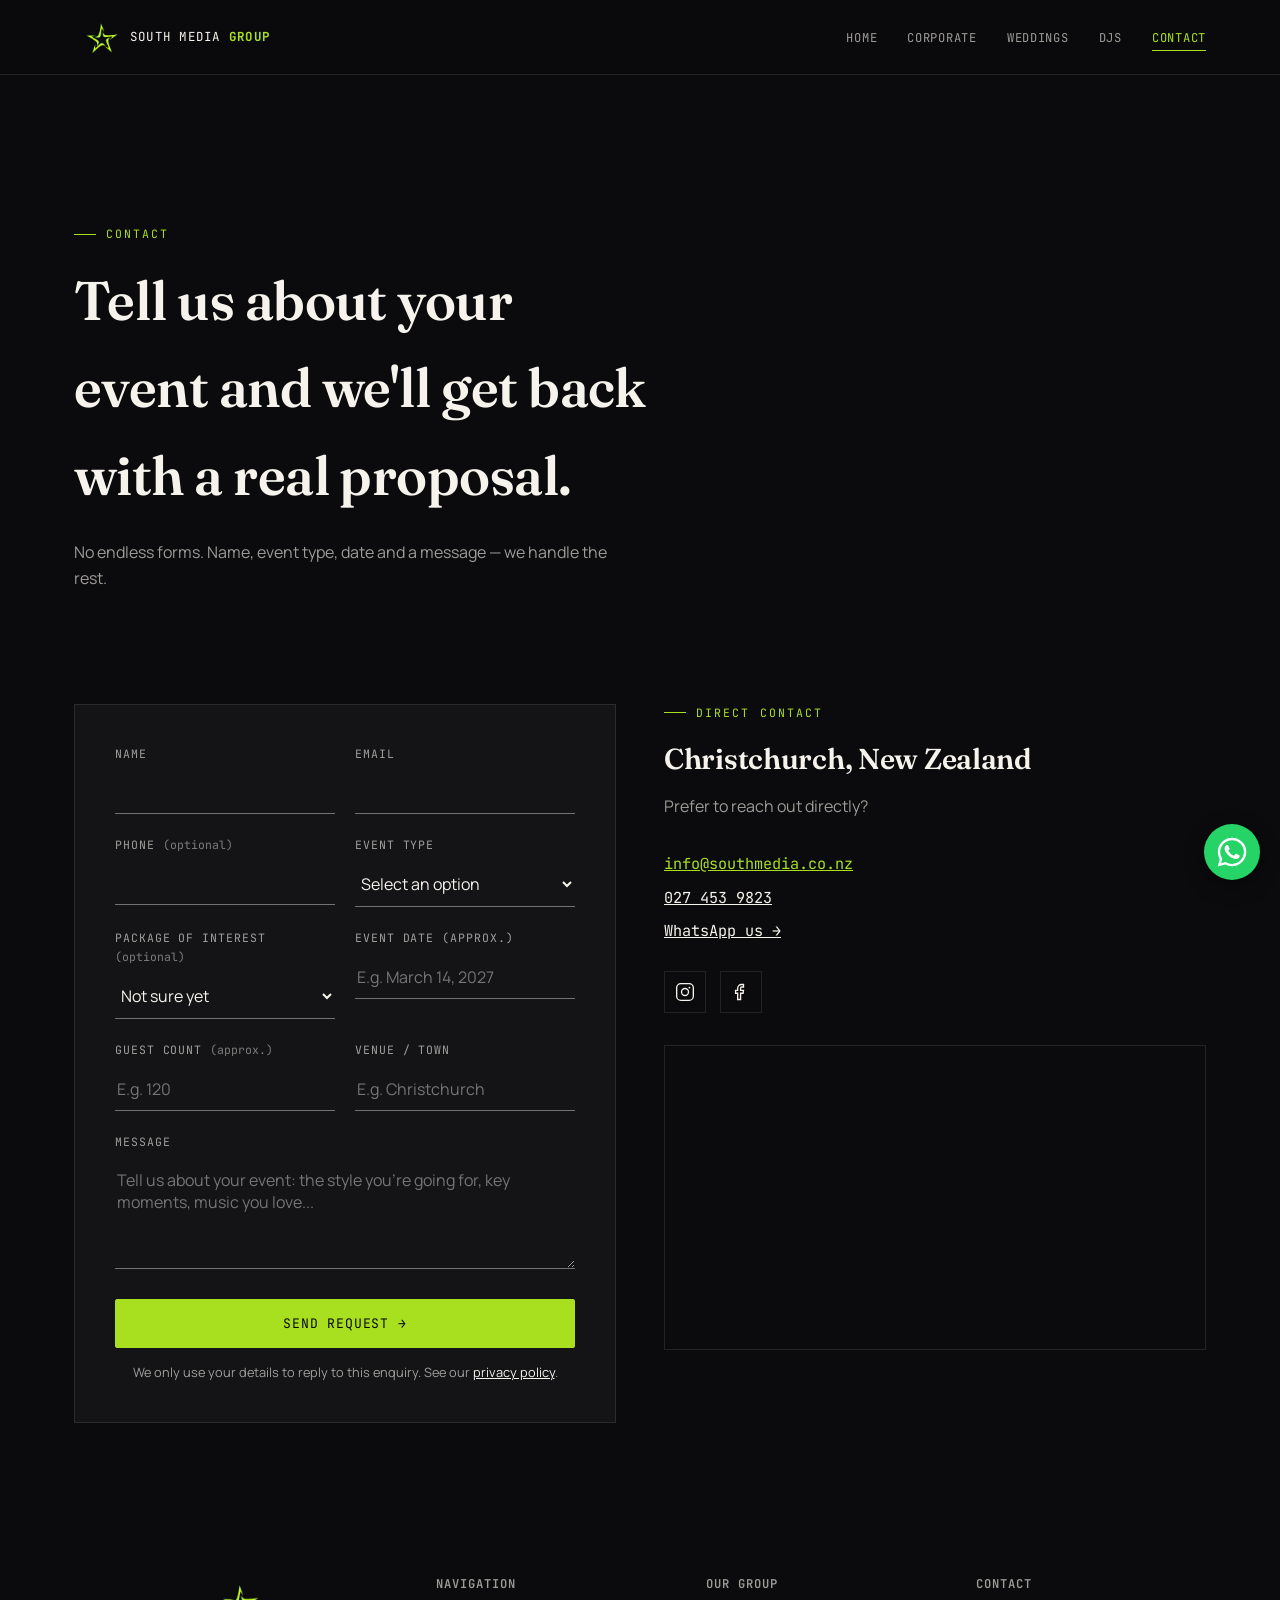
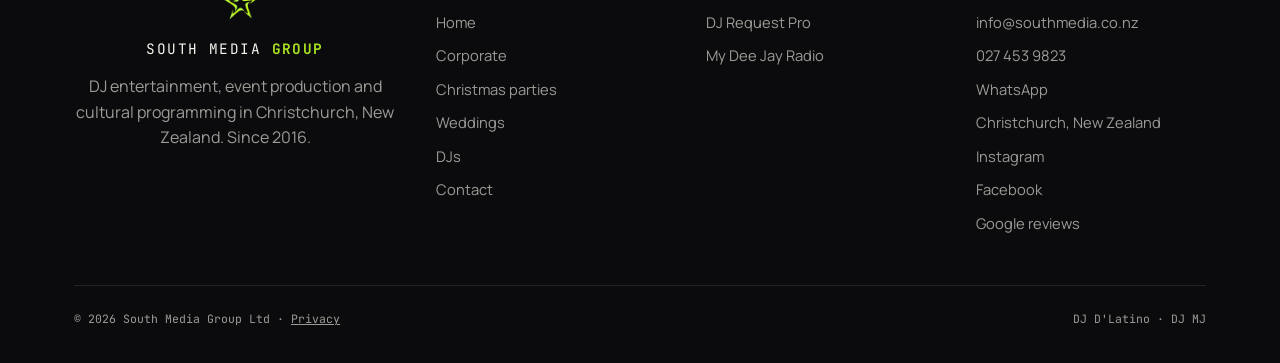
<file: contact.html>
<!DOCTYPE html>
<html lang="en">
<head>
<meta charset="UTF-8">
<!-- Google tag (gtag.js) -->
<script async src="https://www.googletagmanager.com/gtag/js?id=G-HW1CT0ZHM1"></script>
<script src="js/analytics.js"></script>
<meta name="viewport" content="width=device-width, initial-scale=1.0">
<title>Contact — South Media Group</title>
<meta name="description" content="Contact South Media Group for DJ and event production in Christchurch, NZ. We reply within 48 hours with a real quote for your event.">
<link rel="canonical" href="https://southmedia.co.nz/contact">
<meta property="og:type" content="website">
<meta property="og:site_name" content="South Media Group">
<meta property="og:locale" content="en_NZ">
<meta property="og:url" content="https://southmedia.co.nz/contact">
<meta property="og:title" content="Contact — South Media Group">
<meta property="og:description" content="Contact South Media Group for DJ and event production in Christchurch, NZ. We reply within 48 hours with a real quote for your event.">
<meta property="og:image" content="https://southmedia.co.nz/assets/og-image.jpg">
<meta property="og:image:width" content="1200">
<meta property="og:image:height" content="630">
<meta property="og:image:alt" content="South Media Group — DJs and event production in Christchurch, New Zealand">
<meta name="twitter:card" content="summary_large_image">
<link rel="icon" href="/favicon.ico" sizes="any">
<link rel="icon" type="image/png" sizes="96x96" href="/favicon-96.png">
<link rel="icon" type="image/png" sizes="192x192" href="/favicon-192.png">
<link rel="icon" type="image/png" sizes="48x48" href="/favicon-48.png">
<link rel="apple-touch-icon" href="/apple-touch-icon.png">
<link rel="manifest" href="/site.webmanifest">
<meta name="theme-color" content="#0b0b0d">
<link rel="preconnect" href="https://fonts.googleapis.com">
<link rel="preconnect" href="https://fonts.gstatic.com" crossorigin>
<link href="https://fonts.googleapis.com/css2?family=Fraunces:ital,wght@0,500;0,600;1,500;1,600&family=Manrope:wght@400;500;600;700&family=JetBrains+Mono:wght@400;500&display=swap" rel="stylesheet">
<link rel="stylesheet" href="css/style.css">
</head>
<body>
<a class="skip" href="#main">Skip to content</a>

<header class="site">
  <nav class="nav">
    <a href="index.html" class="brand">
      <img src="assets/logo-star-128.png" alt="" width="46" height="46">
      <span class="brand-text">SOUTH MEDIA <b>GROUP</b></span>
    </a>
    <ul id="navList">
      <li><a href="index.html">Home</a></li>
      <li><a href="corporate.html">Corporate</a></li>
      <li><a href="weddings.html">Weddings</a></li>
      <li><a href="djs.html">DJs</a></li>
      <li><a href="contact.html" class="active">Contact</a></li>
    </ul>
    <button class="burger" id="burgerBtn" aria-label="Open menu" aria-controls="navList" aria-expanded="false">☰</button>
  </nav>
</header>

<main id="main">
  <section class="page-hero flush">
    <div class="wrap">
      <div class="eyebrow">Contact</div>
      <h1>Tell us about your event and we'll get back with a real proposal.</h1>
      <p class="lede">No endless forms. Name, event type, date and a message — we handle the rest.</p>
    </div>
  </section>

  <section class="no-rule">
    <div class="wrap">
      <div class="grid-2 top">

        <form class="card-form" name="contact" method="POST" data-netlify="true" netlify-honeypot="bot-field" action="/thanks">
          <input type="hidden" name="form-name" value="contact">
          <p class="hp">
            <label>Don't fill this out: <input name="bot-field"></label>
          </p>

          <div class="form-row">
            <div class="field">
              <label for="name">Name</label>
              <input type="text" id="name" name="name" autocomplete="name" maxlength="120" required>
            </div>
            <div class="field">
              <label for="email">Email</label>
              <input type="email" id="email" name="email" autocomplete="email" maxlength="160" required>
            </div>
          </div>

          <div class="form-row">
            <div class="field">
              <label for="phone">Phone <span class="opt">(optional)</span></label>
              <input type="tel" id="phone" name="phone" autocomplete="tel" maxlength="40">
            </div>
            <div class="field">
              <label for="type">Event type</label>
              <select id="type" name="event_type" required>
                <option value="">Select an option</option>
                <option value="Wedding">Wedding</option>
                <option value="Corporate">Corporate event</option>
                <option value="Private">Private party</option>
                <option value="Other">Other</option>
              </select>
            </div>
          </div>

          <div class="form-row">
            <div class="field">
              <label for="package">Package of interest <span class="opt">(optional)</span></label>
              <select id="package" name="package">
                <option value="">Not sure yet</option>
                <optgroup label="Corporate">
                  <option value="corporate-essential">Essential</option>
                  <option value="corporate-signature">Signature</option>
                  <option value="corporate-premier">Premier</option>
                  <option value="christmas-party">Christmas party</option>
                </optgroup>
                <optgroup label="Weddings">
                  <option value="wedding-basic">Basic</option>
                  <option value="wedding-themed">Themed</option>
                  <option value="wedding-vip">VIP</option>
                </optgroup>
              </select>
            </div>
            <div class="field">
              <label for="date">Event date (approx.)</label>
              <input type="text" id="date" name="date" maxlength="60" placeholder="E.g. March 14, 2027">
            </div>
          </div>

          <div class="form-row">
            <div class="field">
              <label for="guests">Guest count <span class="opt">(approx.)</span></label>
              <input type="number" id="guests" name="guests" min="1" max="20000" inputmode="numeric" placeholder="E.g. 120">
            </div>
            <div class="field">
              <label for="venue">Venue / town</label>
              <input type="text" id="venue" name="venue" maxlength="120" placeholder="E.g. Christchurch">
            </div>
          </div>

          <div class="field">
            <label for="message">Message</label>
            <textarea id="message" name="message" maxlength="4000" required placeholder="Tell us about your event: the style you're going for, key moments, music you love..."></textarea>
          </div>

          <button type="submit" class="btn btn-primary btn-block">Send request →</button>
          <p class="form-note">We only use your details to reply to this enquiry. See our <a href="privacy.html">privacy policy</a>.</p>
        </form>

        <div class="contact-direct">
          <div class="eyebrow">Direct contact</div>
          <h2>Christchurch, New Zealand</h2>
          <p>Prefer to reach out directly?</p>
          <div class="contact-lines">
            <div><a href="mailto:info@southmedia.co.nz" class="accent">info@southmedia.co.nz</a></div>
            <div><a href="tel:+64274539823">027 453 9823</a></div>
            <div><a href="https://wa.me/64274539823?text=Hi%20South%20Media!%20I%27d%20like%20a%20quote%20for%20my%20event." target="_blank" rel="noopener">WhatsApp us →</a></div>
          </div>
          <div class="socials">
            <a href="https://www.instagram.com/southmedianz" target="_blank" rel="noopener" aria-label="South Media Group on Instagram" class="social-icon">
              <svg width="20" height="20" viewBox="0 0 24 24" fill="none" stroke="var(--ivory)" stroke-width="1.6"><rect x="2" y="2" width="20" height="20" rx="5"/><circle cx="12" cy="12" r="4.2"/><circle cx="17.3" cy="6.7" r="1.1" fill="var(--ivory)" stroke="none"/></svg>
            </a>
            <a href="https://www.facebook.com/southmedianz" target="_blank" rel="noopener" aria-label="South Media Group on Facebook" class="social-icon">
              <svg width="20" height="20" viewBox="0 0 24 24" fill="none" stroke="var(--ivory)" stroke-width="1.6"><path d="M15 3h-2.5A4.5 4.5 0 0 0 8 7.5V10H5.5v3.5H8V21h3.5v-7.5h3l.5-3.5h-3.5V7.5c0-.8.7-1.5 1.5-1.5H15V3z"/></svg>
            </a>
          </div>
          <div class="map-embed">
            <iframe
              src="https://www.google.com/maps?q=Christchurch,New+Zealand&output=embed"
                           allowfullscreen="" loading="lazy" referrerpolicy="no-referrer-when-downgrade"
              title="South Media Group location — Christchurch, New Zealand"></iframe>
          </div>
        </div>

      </div>
    </div>
  </section>
</main>

<footer>
  <div class="wrap">
    <div class="footer-grid">
      <div class="footer-brand">
        <img src="assets/logo-star-128.png" alt="" width="52" height="52" loading="lazy">
        <div class="brand-text">SOUTH MEDIA <b>GROUP</b></div>
        <p>DJ entertainment, event production and cultural programming in Christchurch, New Zealand. Since 2016.</p>
      </div>
      <div>
        <h4>Navigation</h4>
        <a href="index.html">Home</a>
        <a href="corporate.html">Corporate</a>
        <a href="christmas-party-dj.html">Christmas parties</a>
        <a href="weddings.html">Weddings</a>
        <a href="djs.html">DJs</a>
        <a href="contact.html">Contact</a>
      </div>
      <div>
        <h4>Our group</h4>
        <a href="https://www.djrequestpro.com/landing?utm_source=southmedia&amp;utm_medium=referral&amp;utm_campaign=group" target="_blank" rel="noopener">DJ Request Pro</a>
        <a href="https://mydeejayradio.com/?utm_source=southmedia&amp;utm_medium=referral&amp;utm_campaign=group" target="_blank" rel="noopener">My Dee Jay Radio</a>
      </div>
      <div>
        <h4>Contact</h4>
        <a href="mailto:info@southmedia.co.nz">info@southmedia.co.nz</a>
        <a href="tel:+64274539823">027 453 9823</a>
        <a href="https://wa.me/64274539823?text=Hi%20South%20Media!%20I%27d%20like%20a%20quote%20for%20my%20event." target="_blank" rel="noopener">WhatsApp</a>
        <span class="foot-loc">Christchurch, New Zealand</span>
        <a href="https://www.instagram.com/southmedianz" target="_blank" rel="noopener">Instagram</a>
        <a href="https://www.facebook.com/southmedianz" target="_blank" rel="noopener">Facebook</a>
        <a href="https://www.google.com/maps?cid=401619519083138243" target="_blank" rel="noopener">Google reviews</a>
      </div>
    </div>
    <div class="foot-bottom">
      <span>© <span id="year">2026</span> South Media Group Ltd · <a href="privacy.html">Privacy</a></span>
      <span>DJ D'Latino · DJ MJ</span>
    </div>
  </div>
</footer>

<a class="wa-float" href="https://wa.me/64274539823?text=Hi%20South%20Media!%20I%27d%20like%20a%20quote%20for%20my%20event." target="_blank" rel="noopener" aria-label="Chat with South Media Group on WhatsApp"><svg viewBox="0 0 24 24" aria-hidden="true" focusable="false"><path d="M17.47 14.38c-.3-.15-1.75-.86-2.02-.96-.27-.1-.47-.15-.67.15-.2.3-.77.96-.94 1.16-.17.2-.35.22-.64.07-.3-.15-1.25-.46-2.38-1.47-.88-.79-1.48-1.76-1.65-2.06-.17-.3-.02-.46.13-.6.13-.13.3-.35.45-.52.15-.17.2-.3.3-.5.1-.2.05-.37-.02-.52-.08-.15-.67-1.61-.92-2.2-.24-.58-.49-.5-.67-.51h-.57c-.2 0-.52.07-.79.37-.27.3-1.04 1.02-1.04 2.48s1.07 2.88 1.21 3.08c.15.2 2.1 3.2 5.08 4.49.71.31 1.26.49 1.69.63.71.23 1.36.2 1.87.12.57-.09 1.75-.72 2-1.41.25-.69.25-1.29.17-1.41-.07-.12-.27-.2-.57-.35zM12.04 21.5h-.01a9.45 9.45 0 0 1-4.82-1.32l-.35-.21-3.58.94.96-3.49-.23-.36a9.43 9.43 0 0 1-1.45-5.03c0-5.22 4.25-9.47 9.48-9.47a9.4 9.4 0 0 1 6.7 2.78 9.4 9.4 0 0 1 2.77 6.7c0 5.22-4.25 9.46-9.47 9.46zm8.06-17.53A11.3 11.3 0 0 0 12.04.5C5.76.5.65 5.6.65 11.89c0 2 .52 3.96 1.52 5.69L.55 23.5l6.05-1.59a11.4 11.4 0 0 0 5.44 1.39h.01c6.28 0 11.39-5.11 11.39-11.4 0-3.04-1.18-5.9-3.34-8.05z"/></svg></a>
<script src="js/main.js"></script>
</body>
</html>
</file>
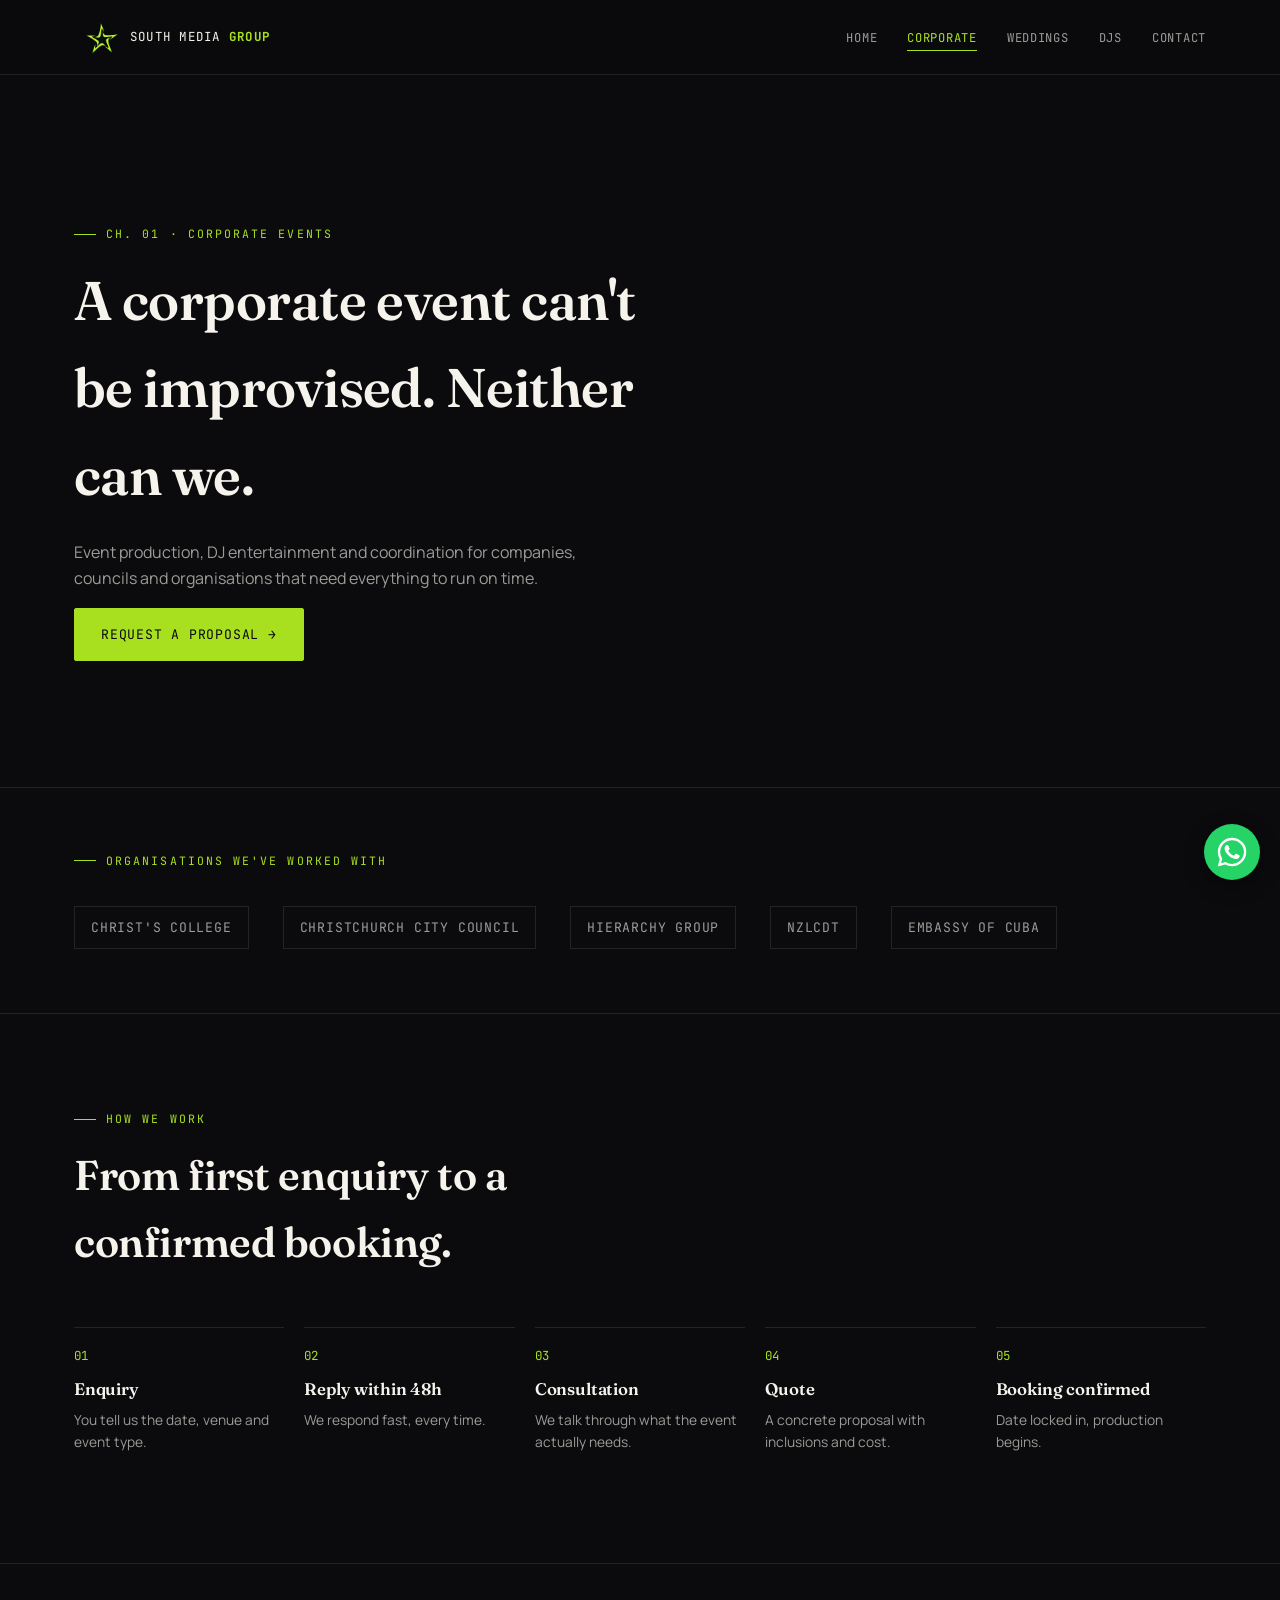
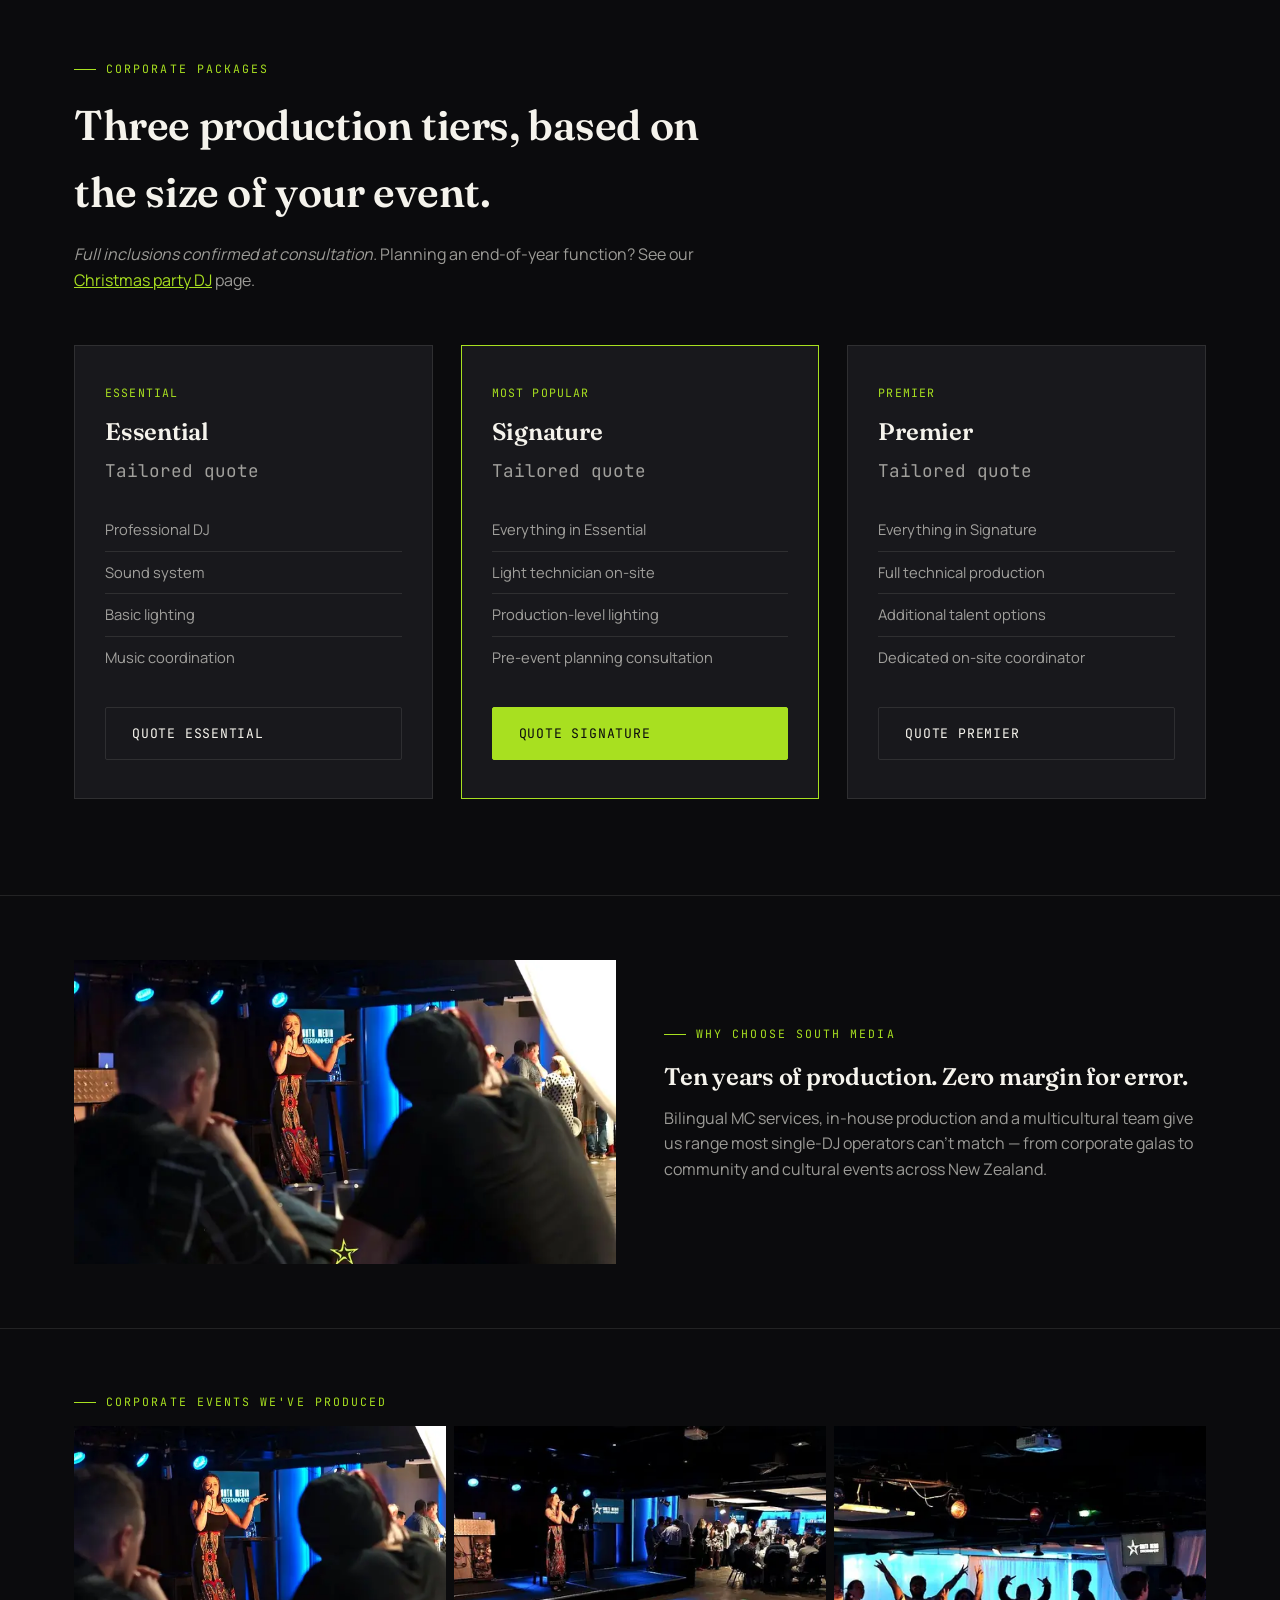
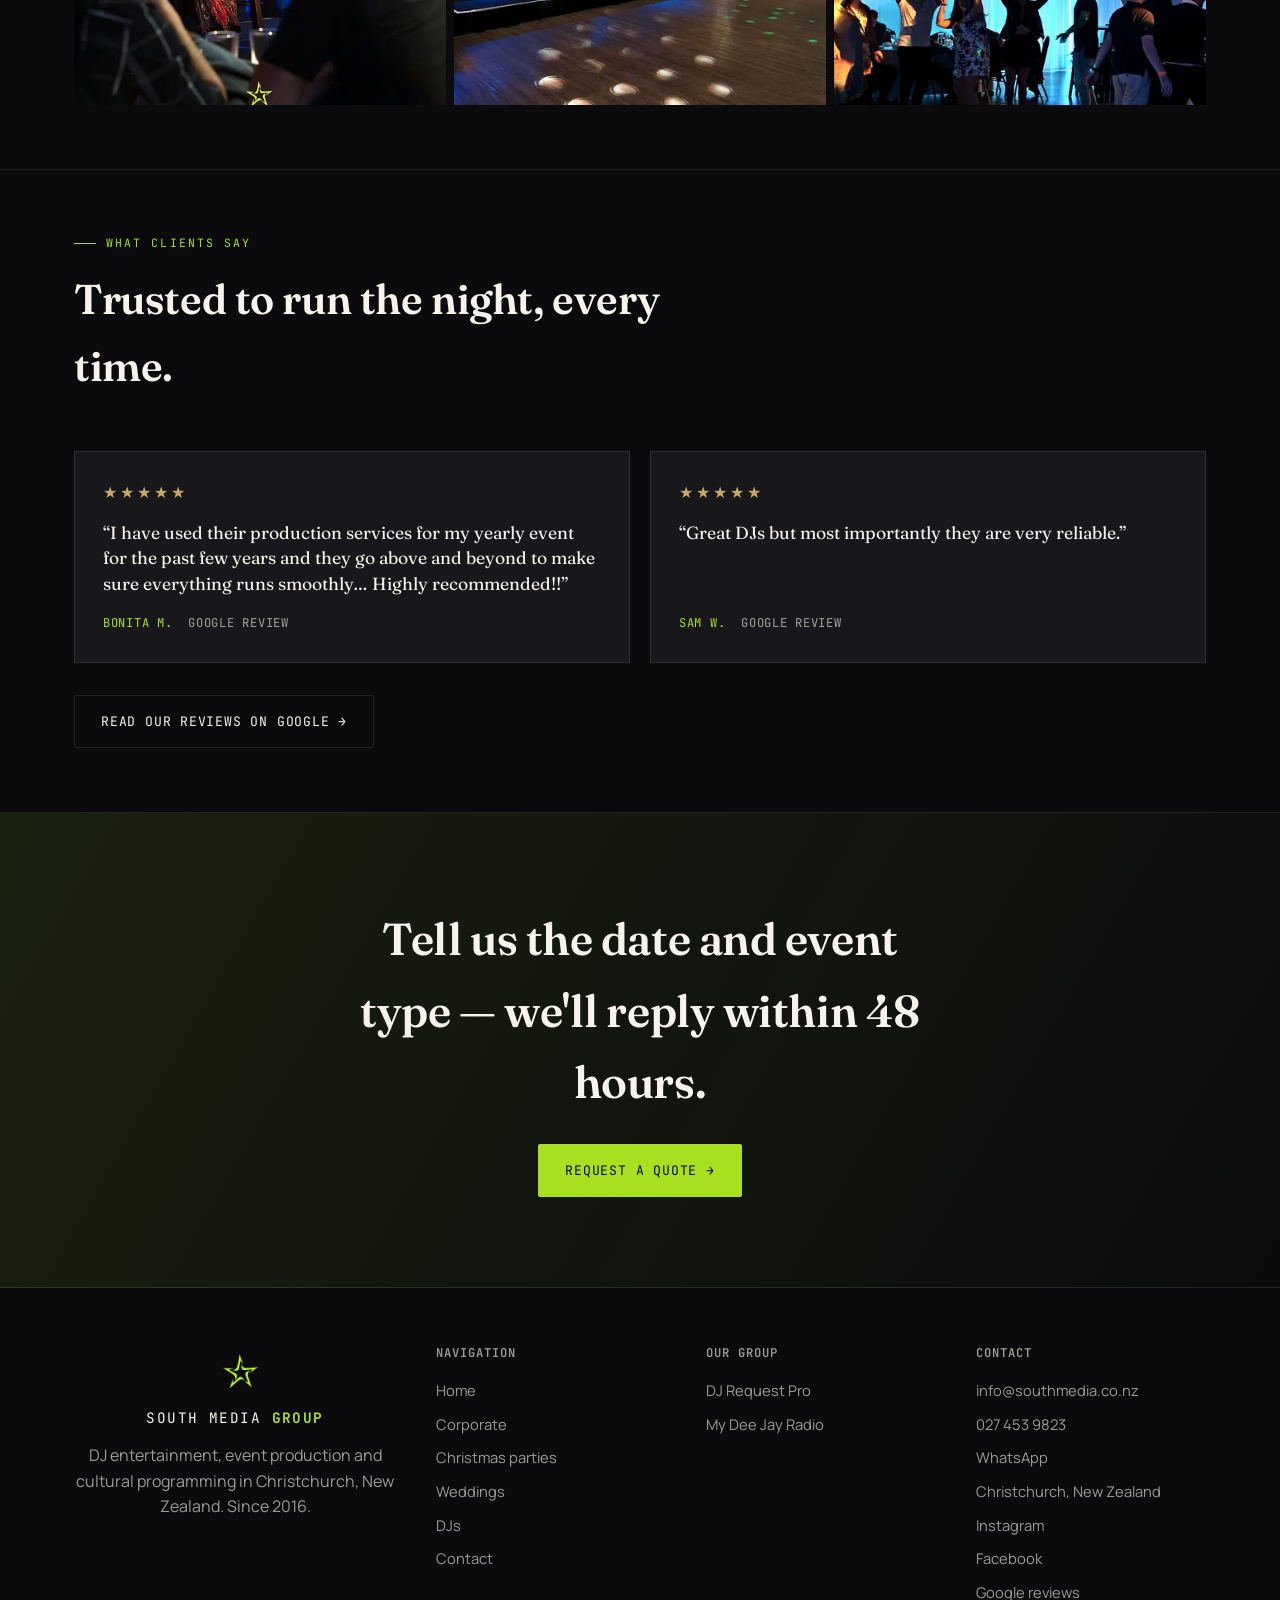
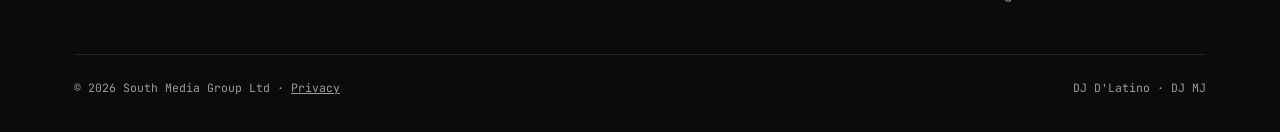
<file: corporate.html>
<!DOCTYPE html>
<html lang="en">
<head>
<meta charset="UTF-8">
<!-- Google tag (gtag.js) -->
<script async src="https://www.googletagmanager.com/gtag/js?id=G-HW1CT0ZHM1"></script>
<script src="js/analytics.js"></script>
<meta name="viewport" content="width=device-width, initial-scale=1.0">
<title>Corporate Event DJ & Production Christchurch | South Media Group</title>
<meta name="description" content="Corporate DJ Christchurch: event production and DJ entertainment for companies and organisations across New Zealand. Essential, Signature and Premier packages.">
<link rel="canonical" href="https://southmedia.co.nz/corporate">
<meta property="og:type" content="website">
<meta property="og:site_name" content="South Media Group">
<meta property="og:locale" content="en_NZ">
<meta property="og:url" content="https://southmedia.co.nz/corporate">
<meta property="og:title" content="Corporate Event DJ &amp; Production Christchurch | South Media Group">
<meta property="og:description" content="Corporate DJ Christchurch: event production and DJ entertainment for companies and organisations across New Zealand. Essential, Signature and Premier packages.">
<meta property="og:image" content="https://southmedia.co.nz/assets/og-image.jpg">
<meta property="og:image:width" content="1200">
<meta property="og:image:height" content="630">
<meta property="og:image:alt" content="South Media Group — DJs and event production in Christchurch, New Zealand">
<meta name="twitter:card" content="summary_large_image">
<link rel="icon" href="/favicon.ico" sizes="any">
<link rel="icon" type="image/png" sizes="96x96" href="/favicon-96.png">
<link rel="icon" type="image/png" sizes="192x192" href="/favicon-192.png">
<link rel="icon" type="image/png" sizes="48x48" href="/favicon-48.png">
<link rel="apple-touch-icon" href="/apple-touch-icon.png">
<link rel="manifest" href="/site.webmanifest">
<meta name="theme-color" content="#0b0b0d">
<link rel="preconnect" href="https://fonts.googleapis.com">
<link rel="preconnect" href="https://fonts.gstatic.com" crossorigin>
<link href="https://fonts.googleapis.com/css2?family=Fraunces:ital,wght@0,500;0,600;1,500;1,600&family=Manrope:wght@400;500;600;700&family=JetBrains+Mono:wght@400;500&display=swap" rel="stylesheet">
<link rel="stylesheet" href="css/style.css">
</head>
<body>
<a class="skip" href="#main">Skip to content</a>

<header class="site">
  <nav class="nav">
    <a href="index.html" class="brand">
      <img src="assets/logo-star-128.png" alt="" width="46" height="46">
      <span class="brand-text">SOUTH MEDIA <b>GROUP</b></span>
    </a>
    <ul id="navList">
      <li><a href="index.html">Home</a></li>
      <li><a href="corporate.html" class="active">Corporate</a></li>
      <li><a href="weddings.html">Weddings</a></li>
      <li><a href="djs.html">DJs</a></li>
      <li><a href="contact.html">Contact</a></li>
    </ul>
    <button class="burger" id="burgerBtn" aria-label="Open menu" aria-controls="navList" aria-expanded="false">☰</button>
  </nav>
</header>

<main id="main">
  <section class="page-hero">
    <div class="wrap">
      <div class="eyebrow">CH. 01 · Corporate Events</div>
      <h1>A corporate event can't be improvised. Neither can we.</h1>
      <p class="lede">Event production, DJ entertainment and coordination for companies, councils and organisations that need everything to run on time.</p>
      <div class="hero-actions">
        <a href="contact.html?type=Corporate" class="btn btn-primary">Request a proposal →</a>
      </div>
    </div>
  </section>

  <section class="tight">
    <div class="wrap">
      <div class="eyebrow">Organisations we've worked with</div>
      <div class="logos-row">
        <span>CHRIST'S COLLEGE</span>
        <span>CHRISTCHURCH CITY COUNCIL</span>
        <span>HIERARCHY GROUP</span>
        <span>NZLCDT</span>
        <span>EMBASSY OF CUBA</span>
      </div>
    </div>
  </section>

  <section>
    <div class="wrap">
      <div class="section-head">
        <div class="eyebrow">How we work</div>
        <h2>From first enquiry to a confirmed booking.</h2>
      </div>
      <div class="process">
        <div class="step"><div class="step-n">01</div><h4>Enquiry</h4><p>You tell us the date, venue and event type.</p></div>
        <div class="step"><div class="step-n">02</div><h4>Reply within 48h</h4><p>We respond fast, every time.</p></div>
        <div class="step"><div class="step-n">03</div><h4>Consultation</h4><p>We talk through what the event actually needs.</p></div>
        <div class="step"><div class="step-n">04</div><h4>Quote</h4><p>A concrete proposal with inclusions and cost.</p></div>
        <div class="step"><div class="step-n">05</div><h4>Booking confirmed</h4><p>Date locked in, production begins.</p></div>
      </div>
    </div>
  </section>

  <section>
    <div class="wrap">
      <div class="section-head">
        <div class="eyebrow">Corporate packages</div>
        <h2>Three production tiers, based on the size of your event.</h2>
        <p><em>Full inclusions confirmed at consultation.</em> Planning an end-of-year function? See our <a href="christmas-party-dj.html" class="inline-link">Christmas party DJ</a> page.</p>
      </div>
      <div class="grid-3">
        <div class="pkg">
          <div class="pkg-tag">Essential</div>
          <h3>Essential</h3>
          <div class="price">Tailored quote</div>
          <ul>
            <li>Professional DJ</li>
            <li>Sound system</li>
            <li>Basic lighting</li>
            <li>Music coordination</li>
          </ul>
          <a href="contact.html?package=corporate-essential" class="btn btn-ghost">Quote Essential</a>
        </div>
        <div class="pkg featured">
          <div class="pkg-tag">Most popular</div>
          <h3>Signature</h3>
          <div class="price">Tailored quote</div>
          <ul>
            <li>Everything in Essential</li>
            <li>Light technician on-site</li>
            <li>Production-level lighting</li>
            <li>Pre-event planning consultation</li>
          </ul>
          <a href="contact.html?package=corporate-signature" class="btn btn-primary">Quote Signature</a>
        </div>
        <div class="pkg">
          <div class="pkg-tag">Premier</div>
          <h3>Premier</h3>
          <div class="price">Tailored quote</div>
          <ul>
            <li>Everything in Signature</li>
            <li>Full technical production</li>
            <li>Additional talent options</li>
            <li>Dedicated on-site coordinator</li>
          </ul>
          <a href="contact.html?package=corporate-premier" class="btn btn-ghost">Quote Premier</a>
        </div>
      </div>
    </div>
  </section>

  <section class="tight">
    <div class="wrap">
      <div class="grid-2">
        <img src="assets/corporate-live-1600.webp" srcset="assets/corporate-live-800.webp 800w, assets/corporate-live-1600.webp 1600w" sizes="(max-width:860px) calc(100vw - 48px), 542px" alt="South Media corporate event production" class="ph wide" width="1600" height="900" loading="lazy" decoding="async">
        <div>
          <div class="eyebrow">Why choose South Media</div>
          <h2>Ten years of production. Zero margin for error.</h2>
          <p>Bilingual MC services, in-house production and a multicultural team give us range most single-DJ operators can't match — from corporate galas to community and cultural events across New Zealand.</p>
        </div>
      </div>
    </div>
  </section>

  <!-- GALLERY -->
  <section class="tight">
    <div class="wrap">
      <div class="eyebrow">Corporate events we've produced</div>
      <div class="gallery gallery-3">
        <img src="assets/corporate-live-1600.webp" srcset="assets/corporate-live-800.webp 800w, assets/corporate-live-1600.webp 1600w" sizes="(max-width:860px) 50vw, 25vw" alt="Corporate gala with South Media DJ booth and lighting" width="1600" height="900" loading="lazy" decoding="async">
        <img src="assets/corporate-stage-1024.webp" srcset="assets/corporate-stage-600.webp 600w, assets/corporate-stage-1024.webp 1024w" sizes="(max-width:860px) 50vw, 25vw" alt="Corporate function with live singer, DJ booth and stage lighting" width="1024" height="576" loading="lazy" decoding="async">
        <img src="assets/corporate-dancefloor-1024.webp" srcset="assets/corporate-dancefloor-600.webp 600w, assets/corporate-dancefloor-1024.webp 1024w" sizes="(max-width:860px) 50vw, 25vw" alt="Guests dancing at a corporate end-of-year party" width="1024" height="576" loading="lazy" decoding="async">
      </div>
    </div>
  </section>

  <!-- REVIEWS -->
  <section class="tight">
    <div class="wrap">
      <div class="section-head">
        <div class="eyebrow">What clients say</div>
        <h2>Trusted to run the night, every time.</h2>
      </div>
      <div class="review-grid">
        <figure class="review">
          <div class="stars" role="img" aria-label="5 out of 5 stars">★★★★★</div>
          <blockquote>“I have used their production services for my yearly event for the past few years and they go above and beyond to make sure everything runs smoothly… Highly recommended!!”</blockquote>
          <figcaption>Bonita M. <span>Google review</span></figcaption>
        </figure>
        <figure class="review">
          <div class="stars" role="img" aria-label="5 out of 5 stars">★★★★★</div>
          <blockquote>“Great DJs but most importantly they are very reliable.”</blockquote>
          <figcaption>Sam W. <span>Google review</span></figcaption>
        </figure>
      </div>
      <a href="https://www.google.com/maps?cid=401619519083138243" target="_blank" rel="noopener" class="btn btn-ghost">Read our reviews on Google →</a>
    </div>
  </section>

  <section class="cta-band">
    <div class="wrap">
      <h2>Tell us the date and event type — we'll reply within 48 hours.</h2>
      <div class="hero-actions">
        <a href="contact.html?type=Corporate" class="btn btn-primary">Request a quote →</a>
      </div>
    </div>
  </section>
</main>

<footer>
  <div class="wrap">
    <div class="footer-grid">
      <div class="footer-brand">
        <img src="assets/logo-star-128.png" alt="" width="52" height="52" loading="lazy">
        <div class="brand-text">SOUTH MEDIA <b>GROUP</b></div>
        <p>DJ entertainment, event production and cultural programming in Christchurch, New Zealand. Since 2016.</p>
      </div>
      <div>
        <h4>Navigation</h4>
        <a href="index.html">Home</a>
        <a href="corporate.html">Corporate</a>
        <a href="christmas-party-dj.html">Christmas parties</a>
        <a href="weddings.html">Weddings</a>
        <a href="djs.html">DJs</a>
        <a href="contact.html">Contact</a>
      </div>
      <div>
        <h4>Our group</h4>
        <a href="https://www.djrequestpro.com/landing?utm_source=southmedia&amp;utm_medium=referral&amp;utm_campaign=group" target="_blank" rel="noopener">DJ Request Pro</a>
        <a href="https://mydeejayradio.com/?utm_source=southmedia&amp;utm_medium=referral&amp;utm_campaign=group" target="_blank" rel="noopener">My Dee Jay Radio</a>
      </div>
      <div>
        <h4>Contact</h4>
        <a href="mailto:info@southmedia.co.nz">info@southmedia.co.nz</a>
        <a href="tel:+64274539823">027 453 9823</a>
        <a href="https://wa.me/64274539823?text=Hi%20South%20Media!%20I%27d%20like%20a%20quote%20for%20my%20event." target="_blank" rel="noopener">WhatsApp</a>
        <span class="foot-loc">Christchurch, New Zealand</span>
        <a href="https://www.instagram.com/southmedianz" target="_blank" rel="noopener">Instagram</a>
        <a href="https://www.facebook.com/southmedianz" target="_blank" rel="noopener">Facebook</a>
        <a href="https://www.google.com/maps?cid=401619519083138243" target="_blank" rel="noopener">Google reviews</a>
      </div>
    </div>
    <div class="foot-bottom">
      <span>© <span id="year">2026</span> South Media Group Ltd · <a href="privacy.html">Privacy</a></span>
      <span>DJ D'Latino · DJ MJ</span>
    </div>
  </div>
</footer>

<a class="wa-float" href="https://wa.me/64274539823?text=Hi%20South%20Media!%20I%27d%20like%20a%20quote%20for%20my%20event." target="_blank" rel="noopener" aria-label="Chat with South Media Group on WhatsApp"><svg viewBox="0 0 24 24" aria-hidden="true" focusable="false"><path d="M17.47 14.38c-.3-.15-1.75-.86-2.02-.96-.27-.1-.47-.15-.67.15-.2.3-.77.96-.94 1.16-.17.2-.35.22-.64.07-.3-.15-1.25-.46-2.38-1.47-.88-.79-1.48-1.76-1.65-2.06-.17-.3-.02-.46.13-.6.13-.13.3-.35.45-.52.15-.17.2-.3.3-.5.1-.2.05-.37-.02-.52-.08-.15-.67-1.61-.92-2.2-.24-.58-.49-.5-.67-.51h-.57c-.2 0-.52.07-.79.37-.27.3-1.04 1.02-1.04 2.48s1.07 2.88 1.21 3.08c.15.2 2.1 3.2 5.08 4.49.71.31 1.26.49 1.69.63.71.23 1.36.2 1.87.12.57-.09 1.75-.72 2-1.41.25-.69.25-1.29.17-1.41-.07-.12-.27-.2-.57-.35zM12.04 21.5h-.01a9.45 9.45 0 0 1-4.82-1.32l-.35-.21-3.58.94.96-3.49-.23-.36a9.43 9.43 0 0 1-1.45-5.03c0-5.22 4.25-9.47 9.48-9.47a9.4 9.4 0 0 1 6.7 2.78 9.4 9.4 0 0 1 2.77 6.7c0 5.22-4.25 9.46-9.47 9.46zm8.06-17.53A11.3 11.3 0 0 0 12.04.5C5.76.5.65 5.6.65 11.89c0 2 .52 3.96 1.52 5.69L.55 23.5l6.05-1.59a11.4 11.4 0 0 0 5.44 1.39h.01c6.28 0 11.39-5.11 11.39-11.4 0-3.04-1.18-5.9-3.34-8.05z"/></svg></a>
<script src="js/main.js"></script>
</body>
</html>
</file>
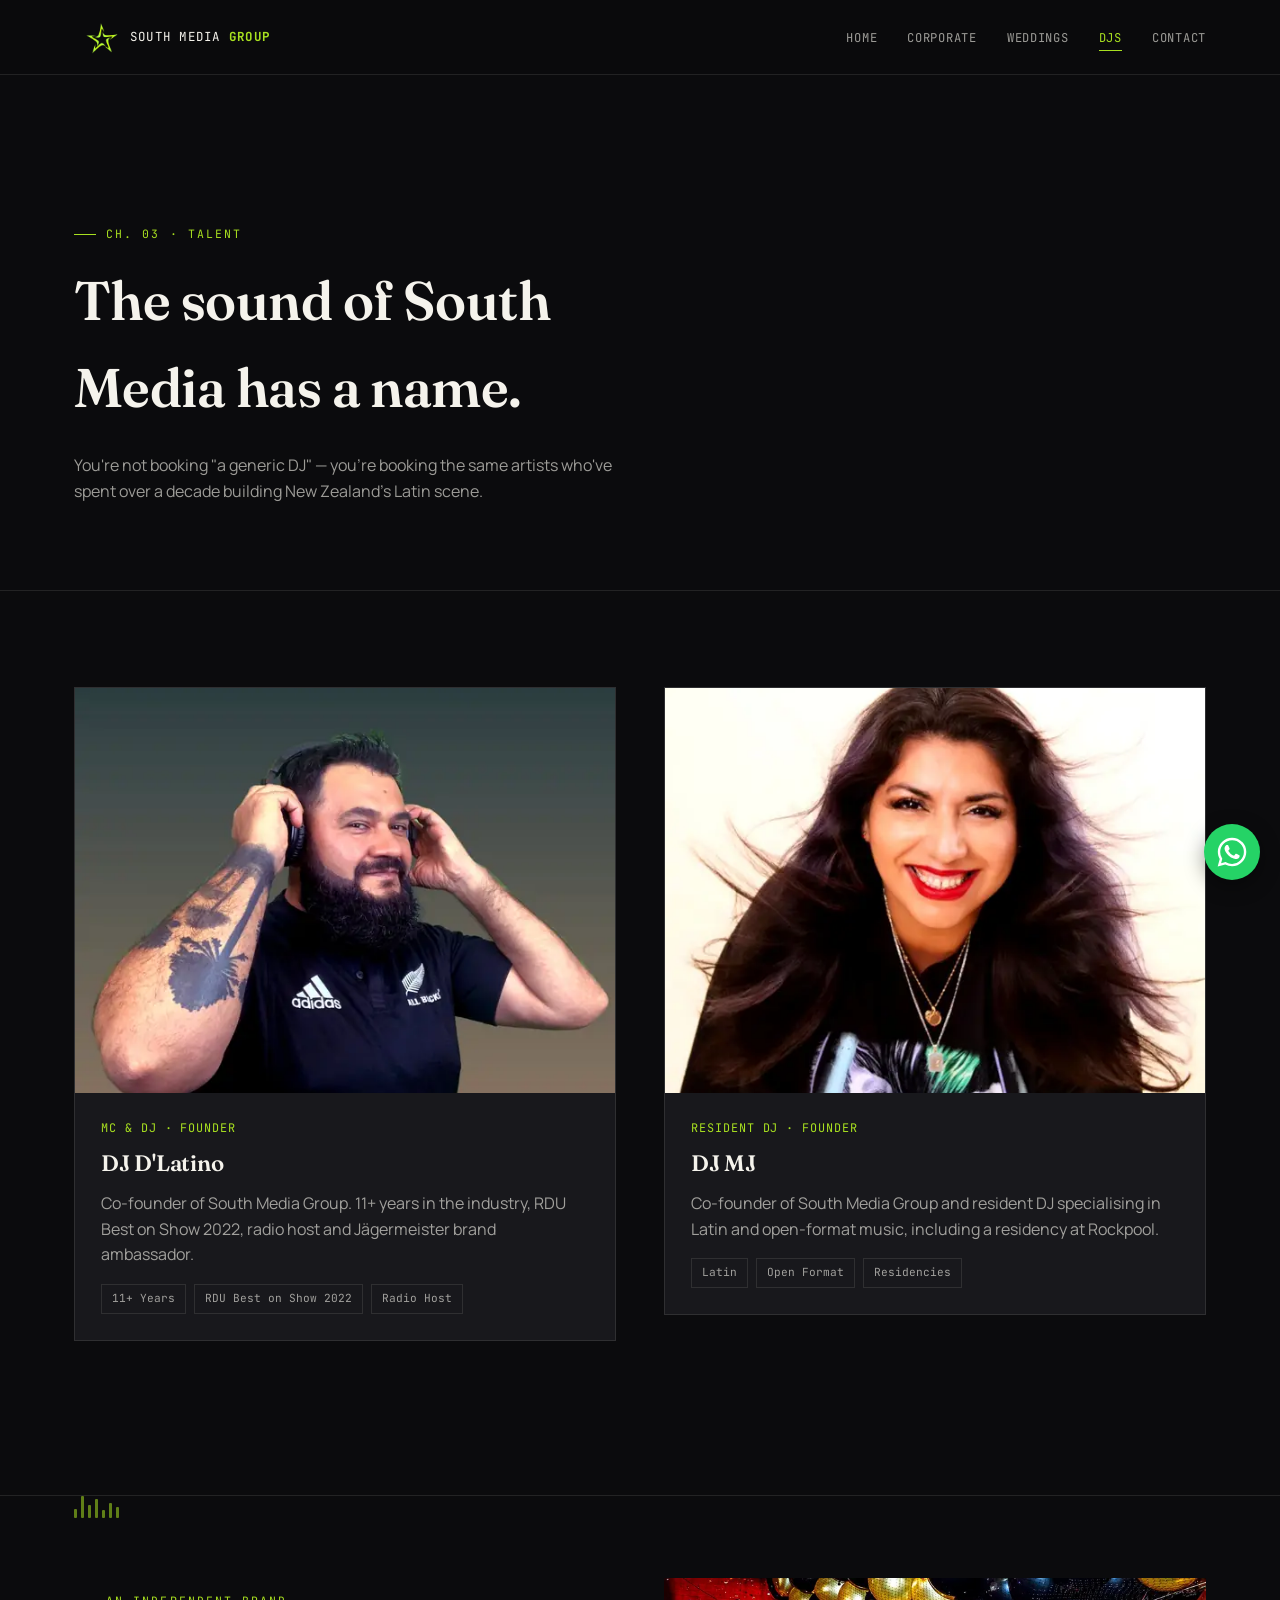
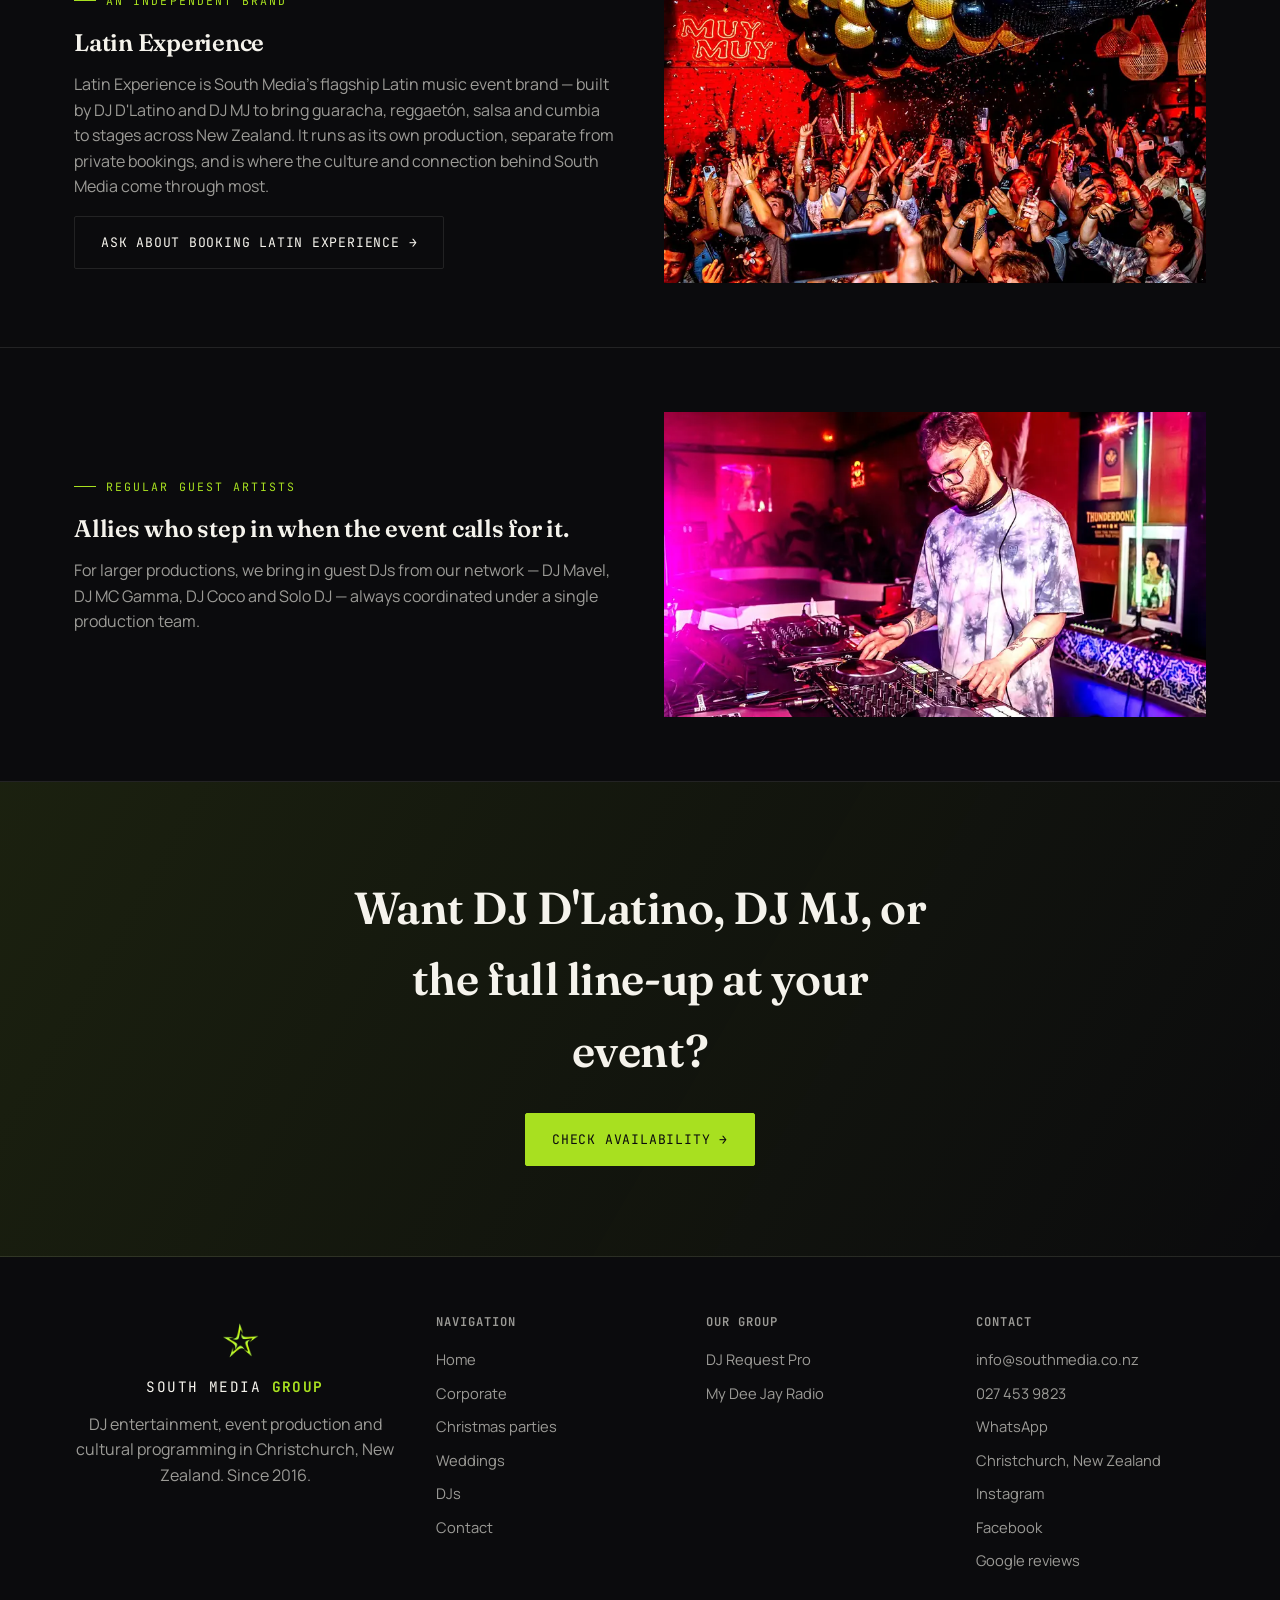
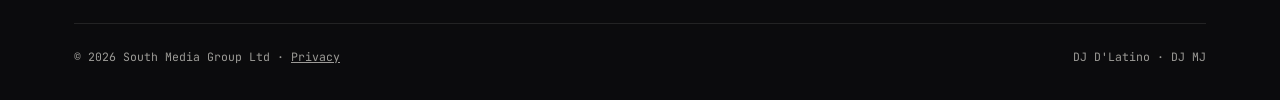
<file: djs.html>
<!DOCTYPE html>
<html lang="en">
<head>
<meta charset="UTF-8">
<!-- Google tag (gtag.js) -->
<script async src="https://www.googletagmanager.com/gtag/js?id=G-HW1CT0ZHM1"></script>
<script src="js/analytics.js"></script>
<meta name="viewport" content="width=device-width, initial-scale=1.0">
<title>Latin DJ New Zealand | DJ D'Latino, DJ MJ — South Media Group</title>
<meta name="description" content="Latin DJ New Zealand: DJ D'Latino and DJ MJ — the talent and the Latin Experience brand behind South Media Group in Christchurch.">
<link rel="canonical" href="https://southmedia.co.nz/djs">
<meta property="og:type" content="website">
<meta property="og:site_name" content="South Media Group">
<meta property="og:locale" content="en_NZ">
<meta property="og:url" content="https://southmedia.co.nz/djs">
<meta property="og:title" content="Latin DJ New Zealand | DJ D'Latino, DJ MJ — South Media Group">
<meta property="og:description" content="Latin DJ New Zealand: DJ D'Latino and DJ MJ — the talent and the Latin Experience brand behind South Media Group in Christchurch.">
<meta property="og:image" content="https://southmedia.co.nz/assets/og-image.jpg">
<meta property="og:image:width" content="1200">
<meta property="og:image:height" content="630">
<meta property="og:image:alt" content="South Media Group — DJs and event production in Christchurch, New Zealand">
<meta name="twitter:card" content="summary_large_image">
<link rel="icon" href="/favicon.ico" sizes="any">
<link rel="icon" type="image/png" sizes="96x96" href="/favicon-96.png">
<link rel="icon" type="image/png" sizes="192x192" href="/favicon-192.png">
<link rel="icon" type="image/png" sizes="48x48" href="/favicon-48.png">
<link rel="apple-touch-icon" href="/apple-touch-icon.png">
<link rel="manifest" href="/site.webmanifest">
<meta name="theme-color" content="#0b0b0d">
<link rel="preconnect" href="https://fonts.googleapis.com">
<link rel="preconnect" href="https://fonts.gstatic.com" crossorigin>
<link href="https://fonts.googleapis.com/css2?family=Fraunces:ital,wght@0,500;0,600;1,500;1,600&family=Manrope:wght@400;500;600;700&family=JetBrains+Mono:wght@400;500&display=swap" rel="stylesheet">
<link rel="stylesheet" href="css/style.css">
</head>
<body>
<a class="skip" href="#main">Skip to content</a>

<header class="site">
  <nav class="nav">
    <a href="index.html" class="brand">
      <img src="assets/logo-star-128.png" alt="" width="46" height="46">
      <span class="brand-text">SOUTH MEDIA <b>GROUP</b></span>
    </a>
    <ul id="navList">
      <li><a href="index.html">Home</a></li>
      <li><a href="corporate.html">Corporate</a></li>
      <li><a href="weddings.html">Weddings</a></li>
      <li><a href="djs.html" class="active">DJs</a></li>
      <li><a href="contact.html">Contact</a></li>
    </ul>
    <button class="burger" id="burgerBtn" aria-label="Open menu" aria-controls="navList" aria-expanded="false">☰</button>
  </nav>
</header>

<main id="main">
  <section class="page-hero">
    <div class="wrap">
      <div class="eyebrow">CH. 03 · Talent</div>
      <h1>The sound of South Media has a name.</h1>
      <p class="lede">You're not booking "a generic DJ" — you're booking the same artists who've spent over a decade building New Zealand's Latin scene.</p>
    </div>
  </section>

  <section class="artists">
    <div class="wrap">
      <div class="grid-2 top">

        <div class="artist">
          <a href="https://www.instagram.com/DJ.D.LATINO" target="_blank" rel="noopener" aria-label="DJ D'Latino on Instagram">
            <img src="assets/dj-dlatino-1200.webp" srcset="assets/dj-dlatino-600.webp 600w, assets/dj-dlatino-1200.webp 1200w" sizes="(max-width:860px) calc(100vw - 48px), 542px" alt="DJ D'Latino" class="ph" width="1200" height="1200" decoding="async">
          </a>
          <div class="artist-info">
            <div class="role">MC & DJ · Founder</div>
            <h2>DJ D'Latino</h2>
            <p>Co-founder of South Media Group. 11+ years in the industry, RDU Best on Show 2022, radio host and Jägermeister brand ambassador.</p>
            <div class="tags"><span>11+ Years</span><span>RDU Best on Show 2022</span><span>Radio Host</span></div>
          </div>
        </div>

        <div class="artist">
          <a href="https://www.instagram.com/djmjnz" target="_blank" rel="noopener" aria-label="DJ MJ on Instagram">
            <img src="assets/dj-mj-1200.webp" srcset="assets/dj-mj-600.webp 600w, assets/dj-mj-1200.webp 1200w" sizes="(max-width:860px) calc(100vw - 48px), 542px" alt="DJ MJ" class="ph" width="1200" height="1200" decoding="async">
          </a>
          <div class="artist-info">
            <div class="role">Resident DJ · Founder</div>
            <h2>DJ MJ</h2>
            <p>Co-founder of South Media Group and resident DJ specialising in Latin and open-format music, including a residency at Rockpool.</p>
            <div class="tags"><span>Latin</span><span>Open Format</span><span>Residencies</span></div>
          </div>
        </div>

      </div>
    </div>
  </section>

  <!-- ══════════ SECTION DIVIDER ══════════ -->
  <div class="wrap"><div class="eq-divider flush"><span></span><span></span><span></span><span></span><span></span><span></span><span></span></div></div>

  <!-- LATIN EXPERIENCE BRAND FEATURE -->
  <section class="tight after-divider">
    <div class="wrap">
      <div class="grid-2">
        <div>
          <div class="eyebrow">An independent brand</div>
          <h2>Latin Experience</h2>
          <p>Latin Experience is South Media's flagship Latin music event brand — built by DJ D'Latino and DJ MJ to bring guaracha, reggaetón, salsa and cumbia to stages across New Zealand. It runs as its own production, separate from private bookings, and is where the culture and connection behind South Media come through most.</p>
          <a href="contact.html" class="btn btn-ghost">Ask about booking Latin Experience →</a>
        </div>
        <img src="assets/latin-experience-1600.webp" srcset="assets/latin-experience-800.webp 800w, assets/latin-experience-1600.webp 1600w" sizes="(max-width:860px) calc(100vw - 48px), 542px" alt="Latin Experience event" class="ph wide" width="1600" height="900" loading="lazy" decoding="async">
      </div>
    </div>
  </section>

  <section class="tight">
    <div class="wrap">
      <div class="grid-2">
        <div>
          <div class="eyebrow">Regular guest artists</div>
          <h2>Allies who step in when the event calls for it.</h2>
          <p>For larger productions, we bring in guest DJs from our network — DJ Mavel, DJ MC Gamma, DJ Coco and Solo DJ — always coordinated under a single production team.</p>
        </div>
        <img src="assets/lineup-live-1600.webp" srcset="assets/lineup-live-800.webp 800w, assets/lineup-live-1600.webp 1600w" sizes="(max-width:860px) calc(100vw - 48px), 542px" alt="South Media DJ performing live" class="ph wide" width="1600" height="900" loading="lazy" decoding="async">
      </div>
    </div>
  </section>

  <section class="cta-band">
    <div class="wrap">
      <h2>Want DJ D'Latino, DJ MJ, or the full line-up at your event?</h2>
      <div class="hero-actions">
        <a href="contact.html" class="btn btn-primary">Check availability →</a>
      </div>
    </div>
  </section>
</main>

<footer>
  <div class="wrap">
    <div class="footer-grid">
      <div class="footer-brand">
        <img src="assets/logo-star-128.png" alt="" width="52" height="52" loading="lazy">
        <div class="brand-text">SOUTH MEDIA <b>GROUP</b></div>
        <p>DJ entertainment, event production and cultural programming in Christchurch, New Zealand. Since 2016.</p>
      </div>
      <div>
        <h4>Navigation</h4>
        <a href="index.html">Home</a>
        <a href="corporate.html">Corporate</a>
        <a href="christmas-party-dj.html">Christmas parties</a>
        <a href="weddings.html">Weddings</a>
        <a href="djs.html">DJs</a>
        <a href="contact.html">Contact</a>
      </div>
      <div>
        <h4>Our group</h4>
        <a href="https://www.djrequestpro.com/landing?utm_source=southmedia&amp;utm_medium=referral&amp;utm_campaign=group" target="_blank" rel="noopener">DJ Request Pro</a>
        <a href="https://mydeejayradio.com/?utm_source=southmedia&amp;utm_medium=referral&amp;utm_campaign=group" target="_blank" rel="noopener">My Dee Jay Radio</a>
      </div>
      <div>
        <h4>Contact</h4>
        <a href="mailto:info@southmedia.co.nz">info@southmedia.co.nz</a>
        <a href="tel:+64274539823">027 453 9823</a>
        <a href="https://wa.me/64274539823?text=Hi%20South%20Media!%20I%27d%20like%20a%20quote%20for%20my%20event." target="_blank" rel="noopener">WhatsApp</a>
        <span class="foot-loc">Christchurch, New Zealand</span>
        <a href="https://www.instagram.com/southmedianz" target="_blank" rel="noopener">Instagram</a>
        <a href="https://www.facebook.com/southmedianz" target="_blank" rel="noopener">Facebook</a>
        <a href="https://www.google.com/maps?cid=401619519083138243" target="_blank" rel="noopener">Google reviews</a>
      </div>
    </div>
    <div class="foot-bottom">
      <span>© <span id="year">2026</span> South Media Group Ltd · <a href="privacy.html">Privacy</a></span>
      <span>DJ D'Latino · DJ MJ</span>
    </div>
  </div>
</footer>

<a class="wa-float" href="https://wa.me/64274539823?text=Hi%20South%20Media!%20I%27d%20like%20a%20quote%20for%20my%20event." target="_blank" rel="noopener" aria-label="Chat with South Media Group on WhatsApp"><svg viewBox="0 0 24 24" aria-hidden="true" focusable="false"><path d="M17.47 14.38c-.3-.15-1.75-.86-2.02-.96-.27-.1-.47-.15-.67.15-.2.3-.77.96-.94 1.16-.17.2-.35.22-.64.07-.3-.15-1.25-.46-2.38-1.47-.88-.79-1.48-1.76-1.65-2.06-.17-.3-.02-.46.13-.6.13-.13.3-.35.45-.52.15-.17.2-.3.3-.5.1-.2.05-.37-.02-.52-.08-.15-.67-1.61-.92-2.2-.24-.58-.49-.5-.67-.51h-.57c-.2 0-.52.07-.79.37-.27.3-1.04 1.02-1.04 2.48s1.07 2.88 1.21 3.08c.15.2 2.1 3.2 5.08 4.49.71.31 1.26.49 1.69.63.71.23 1.36.2 1.87.12.57-.09 1.75-.72 2-1.41.25-.69.25-1.29.17-1.41-.07-.12-.27-.2-.57-.35zM12.04 21.5h-.01a9.45 9.45 0 0 1-4.82-1.32l-.35-.21-3.58.94.96-3.49-.23-.36a9.43 9.43 0 0 1-1.45-5.03c0-5.22 4.25-9.47 9.48-9.47a9.4 9.4 0 0 1 6.7 2.78 9.4 9.4 0 0 1 2.77 6.7c0 5.22-4.25 9.46-9.47 9.46zm8.06-17.53A11.3 11.3 0 0 0 12.04.5C5.76.5.65 5.6.65 11.89c0 2 .52 3.96 1.52 5.69L.55 23.5l6.05-1.59a11.4 11.4 0 0 0 5.44 1.39h.01c6.28 0 11.39-5.11 11.39-11.4 0-3.04-1.18-5.9-3.34-8.05z"/></svg></a>
<script src="js/main.js"></script>
</body>
</html>
</file>
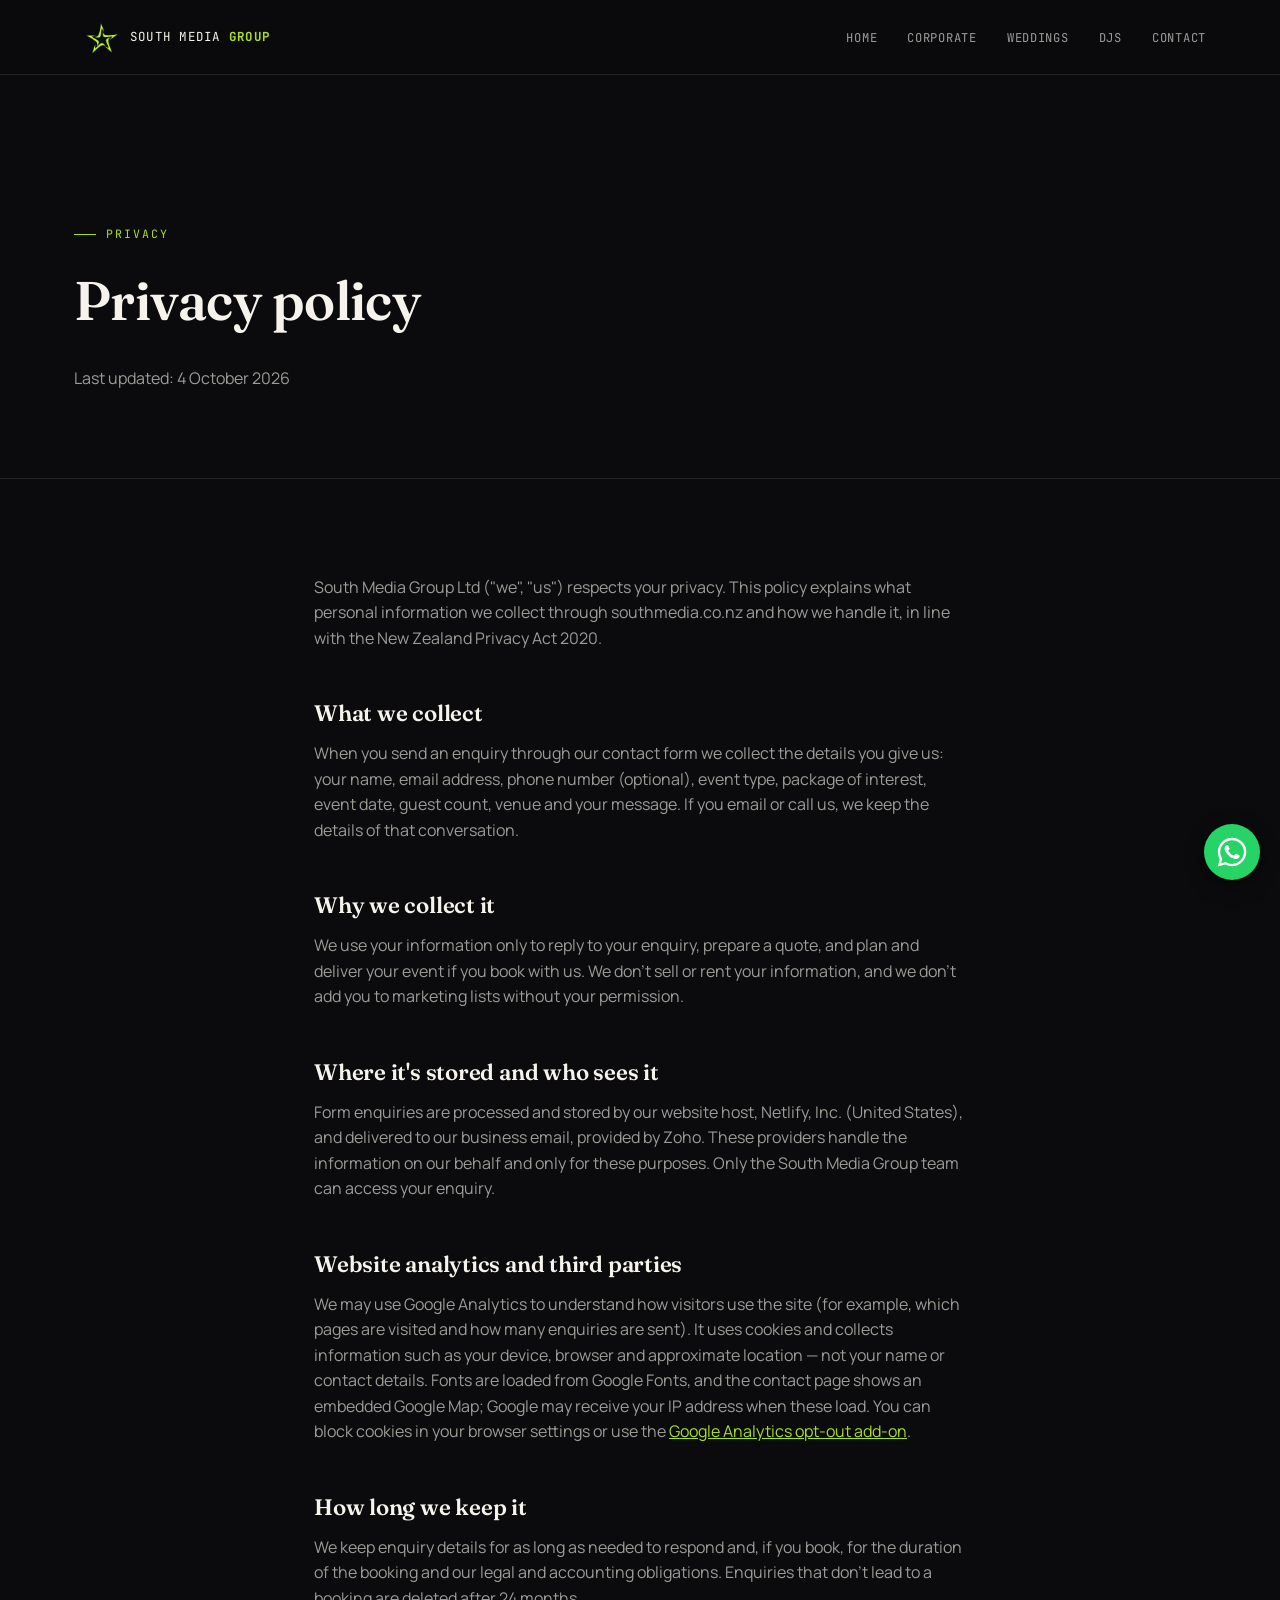
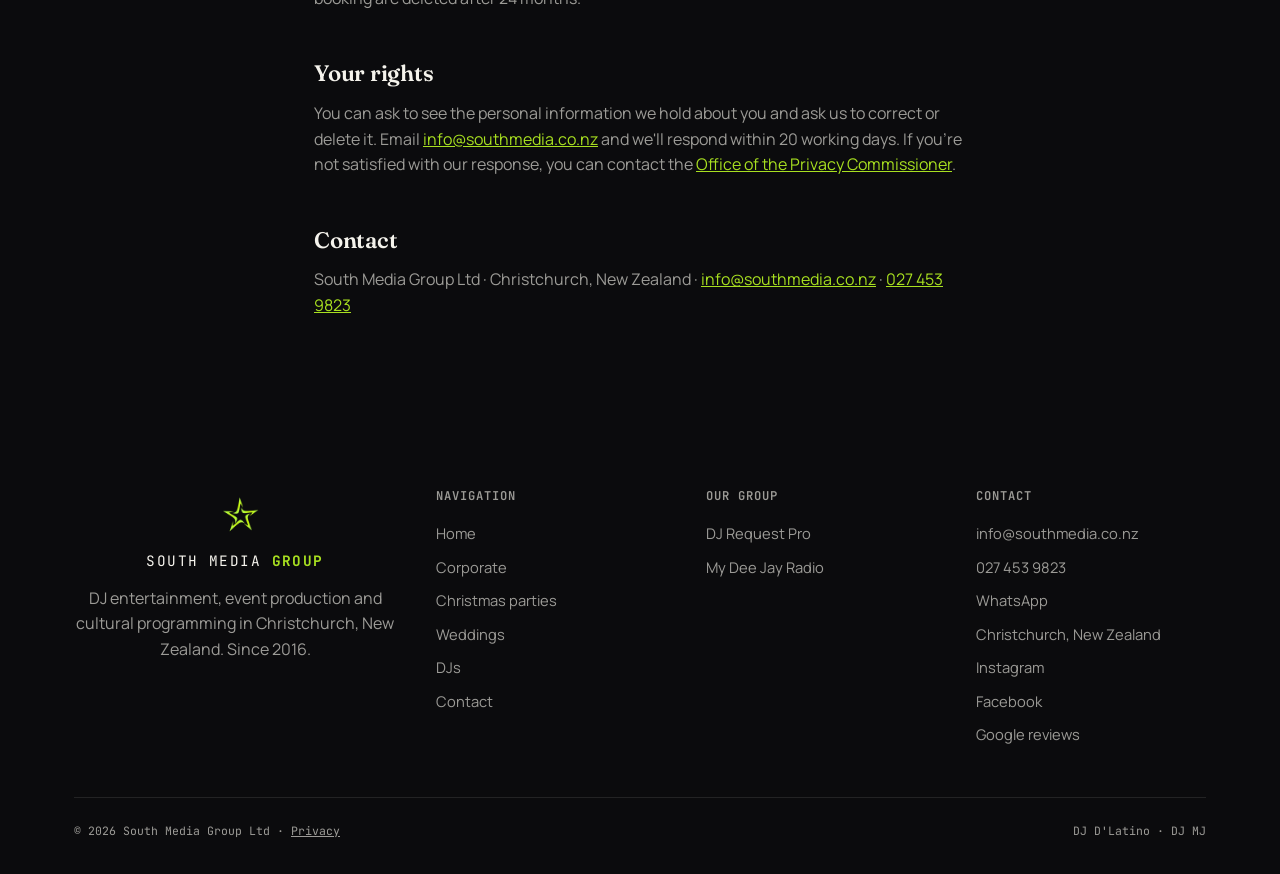
<file: privacy.html>
<!DOCTYPE html>
<html lang="en">
<head>
<meta charset="UTF-8">
<!-- Google tag (gtag.js) -->
<script async src="https://www.googletagmanager.com/gtag/js?id=G-HW1CT0ZHM1"></script>
<script src="js/analytics.js"></script>
<meta name="viewport" content="width=device-width, initial-scale=1.0">
<title>Privacy Policy — South Media Group</title>
<meta name="description" content="How South Media Group collects, uses and protects personal information, in line with the New Zealand Privacy Act 2020.">
<link rel="canonical" href="https://southmedia.co.nz/privacy">
<link rel="icon" href="/favicon.ico" sizes="any">
<link rel="icon" type="image/png" sizes="96x96" href="/favicon-96.png">
<link rel="icon" type="image/png" sizes="192x192" href="/favicon-192.png">
<link rel="icon" type="image/png" sizes="48x48" href="/favicon-48.png">
<link rel="apple-touch-icon" href="/apple-touch-icon.png">
<link rel="manifest" href="/site.webmanifest">
<meta name="theme-color" content="#0b0b0d">
<link rel="preconnect" href="https://fonts.googleapis.com">
<link rel="preconnect" href="https://fonts.gstatic.com" crossorigin>
<link href="https://fonts.googleapis.com/css2?family=Fraunces:ital,wght@0,500;0,600;1,500;1,600&family=Manrope:wght@400;500;600;700&family=JetBrains+Mono:wght@400;500&display=swap" rel="stylesheet">
<link rel="stylesheet" href="css/style.css">
</head>
<body>
<a class="skip" href="#main">Skip to content</a>
<header class="site">
  <nav class="nav">
    <a href="index.html" class="brand">
      <img src="assets/logo-star-128.png" alt="" width="46" height="46">
      <span class="brand-text">SOUTH MEDIA <b>GROUP</b></span>
    </a>
    <ul id="navList">
      <li><a href="index.html">Home</a></li>
      <li><a href="corporate.html">Corporate</a></li>
      <li><a href="weddings.html">Weddings</a></li>
      <li><a href="djs.html">DJs</a></li>
      <li><a href="contact.html">Contact</a></li>
    </ul>
    <button class="burger" id="burgerBtn" aria-label="Open menu" aria-controls="navList" aria-expanded="false">☰</button>
  </nav>
</header>
<main id="main">
  <section class="page-hero">
    <div class="wrap">
      <div class="eyebrow">Privacy</div>
      <h1>Privacy policy</h1>
      <p class="lede">Last updated: 4 October 2026</p>
    </div>
  </section>
  <section class="no-rule">
    <div class="wrap prose">
      <p>South Media Group Ltd ("we", "us") respects your privacy. This policy explains what personal information we collect through southmedia.co.nz and how we handle it, in line with the New Zealand Privacy Act 2020.</p>

      <h2>What we collect</h2>
      <p>When you send an enquiry through our contact form we collect the details you give us: your name, email address, phone number (optional), event type, package of interest, event date, guest count, venue and your message. If you email or call us, we keep the details of that conversation.</p>

      <h2>Why we collect it</h2>
      <p>We use your information only to reply to your enquiry, prepare a quote, and plan and deliver your event if you book with us. We don't sell or rent your information, and we don't add you to marketing lists without your permission.</p>

      <h2>Where it's stored and who sees it</h2>
      <p>Form enquiries are processed and stored by our website host, Netlify, Inc. (United States), and delivered to our business email, provided by Zoho. These providers handle the information on our behalf and only for these purposes. Only the South Media Group team can access your enquiry.</p>

      <h2>Website analytics and third parties</h2>
      <p>We may use Google Analytics to understand how visitors use the site (for example, which pages are visited and how many enquiries are sent). It uses cookies and collects information such as your device, browser and approximate location — not your name or contact details. Fonts are loaded from Google Fonts, and the contact page shows an embedded Google Map; Google may receive your IP address when these load. You can block cookies in your browser settings or use the <a href="https://tools.google.com/dlpage/gaoptout" target="_blank" rel="noopener">Google Analytics opt-out add-on</a>.</p>

      <h2>How long we keep it</h2>
      <p>We keep enquiry details for as long as needed to respond and, if you book, for the duration of the booking and our legal and accounting obligations. Enquiries that don't lead to a booking are deleted after 24 months.</p>

      <h2>Your rights</h2>
      <p>You can ask to see the personal information we hold about you and ask us to correct or delete it. Email <a href="mailto:info@southmedia.co.nz">info@southmedia.co.nz</a> and we'll respond within 20 working days. If you're not satisfied with our response, you can contact the <a href="https://www.privacy.org.nz" target="_blank" rel="noopener">Office of the Privacy Commissioner</a>.</p>

      <h2>Contact</h2>
      <p>South Media Group Ltd · Christchurch, New Zealand · <a href="mailto:info@southmedia.co.nz">info@southmedia.co.nz</a> · <a href="tel:+64274539823">027 453 9823</a></p>
    </div>
  </section>
</main>

<footer>
  <div class="wrap">
    <div class="footer-grid">
      <div class="footer-brand">
        <img src="assets/logo-star-128.png" alt="" width="52" height="52" loading="lazy">
        <div class="brand-text">SOUTH MEDIA <b>GROUP</b></div>
        <p>DJ entertainment, event production and cultural programming in Christchurch, New Zealand. Since 2016.</p>
      </div>
      <div>
        <h4>Navigation</h4>
        <a href="index.html">Home</a>
        <a href="corporate.html">Corporate</a>
        <a href="christmas-party-dj.html">Christmas parties</a>
        <a href="weddings.html">Weddings</a>
        <a href="djs.html">DJs</a>
        <a href="contact.html">Contact</a>
      </div>
      <div>
        <h4>Our group</h4>
        <a href="https://www.djrequestpro.com/landing?utm_source=southmedia&amp;utm_medium=referral&amp;utm_campaign=group" target="_blank" rel="noopener">DJ Request Pro</a>
        <a href="https://mydeejayradio.com/?utm_source=southmedia&amp;utm_medium=referral&amp;utm_campaign=group" target="_blank" rel="noopener">My Dee Jay Radio</a>
      </div>
      <div>
        <h4>Contact</h4>
        <a href="mailto:info@southmedia.co.nz">info@southmedia.co.nz</a>
        <a href="tel:+64274539823">027 453 9823</a>
        <a href="https://wa.me/64274539823?text=Hi%20South%20Media!%20I%27d%20like%20a%20quote%20for%20my%20event." target="_blank" rel="noopener">WhatsApp</a>
        <span class="foot-loc">Christchurch, New Zealand</span>
        <a href="https://www.instagram.com/southmedianz" target="_blank" rel="noopener">Instagram</a>
        <a href="https://www.facebook.com/southmedianz" target="_blank" rel="noopener">Facebook</a>
        <a href="https://www.google.com/maps?cid=401619519083138243" target="_blank" rel="noopener">Google reviews</a>
      </div>
    </div>
    <div class="foot-bottom">
      <span>© <span id="year">2026</span> South Media Group Ltd · <a href="privacy.html">Privacy</a></span>
      <span>DJ D'Latino · DJ MJ</span>
    </div>
  </div>
</footer>

<a class="wa-float" href="https://wa.me/64274539823?text=Hi%20South%20Media!%20I%27d%20like%20a%20quote%20for%20my%20event." target="_blank" rel="noopener" aria-label="Chat with South Media Group on WhatsApp"><svg viewBox="0 0 24 24" aria-hidden="true" focusable="false"><path d="M17.47 14.38c-.3-.15-1.75-.86-2.02-.96-.27-.1-.47-.15-.67.15-.2.3-.77.96-.94 1.16-.17.2-.35.22-.64.07-.3-.15-1.25-.46-2.38-1.47-.88-.79-1.48-1.76-1.65-2.06-.17-.3-.02-.46.13-.6.13-.13.3-.35.45-.52.15-.17.2-.3.3-.5.1-.2.05-.37-.02-.52-.08-.15-.67-1.61-.92-2.2-.24-.58-.49-.5-.67-.51h-.57c-.2 0-.52.07-.79.37-.27.3-1.04 1.02-1.04 2.48s1.07 2.88 1.21 3.08c.15.2 2.1 3.2 5.08 4.49.71.31 1.26.49 1.69.63.71.23 1.36.2 1.87.12.57-.09 1.75-.72 2-1.41.25-.69.25-1.29.17-1.41-.07-.12-.27-.2-.57-.35zM12.04 21.5h-.01a9.45 9.45 0 0 1-4.82-1.32l-.35-.21-3.58.94.96-3.49-.23-.36a9.43 9.43 0 0 1-1.45-5.03c0-5.22 4.25-9.47 9.48-9.47a9.4 9.4 0 0 1 6.7 2.78 9.4 9.4 0 0 1 2.77 6.7c0 5.22-4.25 9.46-9.47 9.46zm8.06-17.53A11.3 11.3 0 0 0 12.04.5C5.76.5.65 5.6.65 11.89c0 2 .52 3.96 1.52 5.69L.55 23.5l6.05-1.59a11.4 11.4 0 0 0 5.44 1.39h.01c6.28 0 11.39-5.11 11.39-11.4 0-3.04-1.18-5.9-3.34-8.05z"/></svg></a>
<script src="js/main.js"></script>
</body>
</html>
</file>
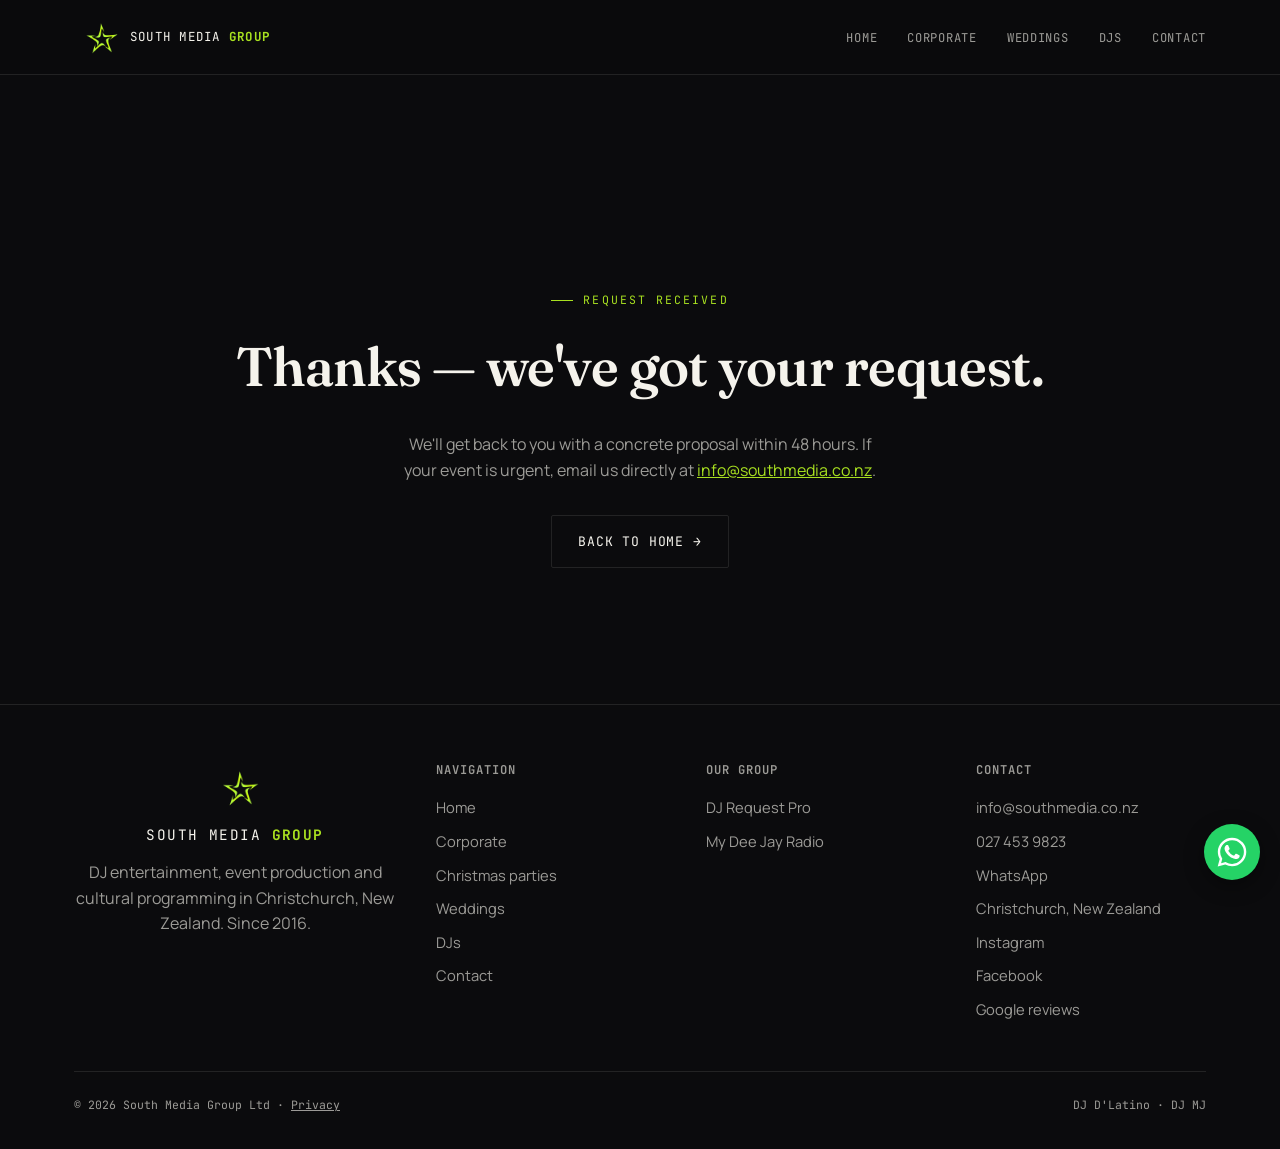
<file: thanks.html>
<!DOCTYPE html>
<html lang="en">
<head>
<meta charset="UTF-8">
<!-- Google tag (gtag.js) -->
<script async src="https://www.googletagmanager.com/gtag/js?id=G-HW1CT0ZHM1"></script>
<script src="js/analytics.js"></script>
<meta name="viewport" content="width=device-width, initial-scale=1.0">
<title>Thank You — South Media Group</title>
<meta name="robots" content="noindex, nofollow">
<meta name="description" content="Your request has been received. South Media Group will reply within 48 hours.">
<link rel="icon" href="/favicon.ico" sizes="any">
<link rel="icon" type="image/png" sizes="96x96" href="/favicon-96.png">
<link rel="icon" type="image/png" sizes="192x192" href="/favicon-192.png">
<link rel="icon" type="image/png" sizes="48x48" href="/favicon-48.png">
<link rel="apple-touch-icon" href="/apple-touch-icon.png">
<link rel="manifest" href="/site.webmanifest">
<meta name="theme-color" content="#0b0b0d">
<link rel="preconnect" href="https://fonts.googleapis.com">
<link rel="preconnect" href="https://fonts.gstatic.com" crossorigin>
<link href="https://fonts.googleapis.com/css2?family=Fraunces:ital,wght@0,500;0,600;1,500;1,600&family=Manrope:wght@400;500;600;700&family=JetBrains+Mono:wght@400;500&display=swap" rel="stylesheet">
<link rel="stylesheet" href="css/style.css">
</head>
<body>
<a class="skip" href="#main">Skip to content</a>
<header class="site">
  <nav class="nav">
    <a href="index.html" class="brand">
      <img src="assets/logo-star-128.png" alt="" width="46" height="46">
      <span class="brand-text">SOUTH MEDIA <b>GROUP</b></span>
    </a>
    <ul id="navList">
      <li><a href="index.html">Home</a></li>
      <li><a href="corporate.html">Corporate</a></li>
      <li><a href="weddings.html">Weddings</a></li>
      <li><a href="djs.html">DJs</a></li>
      <li><a href="contact.html">Contact</a></li>
    </ul>
    <button class="burger" id="burgerBtn" aria-label="Open menu" aria-controls="navList" aria-expanded="false">☰</button>
  </nav>
</header>
<main id="main">
  <section class="page-hero center-hero">
    <div class="wrap">
      <div class="eyebrow">Request received</div>
      <h1>Thanks — we've got your request.</h1>
      <p class="lede">We'll get back to you with a concrete proposal within 48 hours. If your event is urgent, email us directly at <a href="mailto:info@southmedia.co.nz">info@southmedia.co.nz</a>.</p>
      <a href="index.html" class="btn btn-ghost">Back to home →</a>
    </div>
  </section>
</main>

<footer>
  <div class="wrap">
    <div class="footer-grid">
      <div class="footer-brand">
        <img src="assets/logo-star-128.png" alt="" width="52" height="52" loading="lazy">
        <div class="brand-text">SOUTH MEDIA <b>GROUP</b></div>
        <p>DJ entertainment, event production and cultural programming in Christchurch, New Zealand. Since 2016.</p>
      </div>
      <div>
        <h4>Navigation</h4>
        <a href="index.html">Home</a>
        <a href="corporate.html">Corporate</a>
        <a href="christmas-party-dj.html">Christmas parties</a>
        <a href="weddings.html">Weddings</a>
        <a href="djs.html">DJs</a>
        <a href="contact.html">Contact</a>
      </div>
      <div>
        <h4>Our group</h4>
        <a href="https://www.djrequestpro.com/landing?utm_source=southmedia&amp;utm_medium=referral&amp;utm_campaign=group" target="_blank" rel="noopener">DJ Request Pro</a>
        <a href="https://mydeejayradio.com/?utm_source=southmedia&amp;utm_medium=referral&amp;utm_campaign=group" target="_blank" rel="noopener">My Dee Jay Radio</a>
      </div>
      <div>
        <h4>Contact</h4>
        <a href="mailto:info@southmedia.co.nz">info@southmedia.co.nz</a>
        <a href="tel:+64274539823">027 453 9823</a>
        <a href="https://wa.me/64274539823?text=Hi%20South%20Media!%20I%27d%20like%20a%20quote%20for%20my%20event." target="_blank" rel="noopener">WhatsApp</a>
        <span class="foot-loc">Christchurch, New Zealand</span>
        <a href="https://www.instagram.com/southmedianz" target="_blank" rel="noopener">Instagram</a>
        <a href="https://www.facebook.com/southmedianz" target="_blank" rel="noopener">Facebook</a>
        <a href="https://www.google.com/maps?cid=401619519083138243" target="_blank" rel="noopener">Google reviews</a>
      </div>
    </div>
    <div class="foot-bottom">
      <span>© <span id="year">2026</span> South Media Group Ltd · <a href="privacy.html">Privacy</a></span>
      <span>DJ D'Latino · DJ MJ</span>
    </div>
  </div>
</footer>

<a class="wa-float" href="https://wa.me/64274539823?text=Hi%20South%20Media!%20I%27d%20like%20a%20quote%20for%20my%20event." target="_blank" rel="noopener" aria-label="Chat with South Media Group on WhatsApp"><svg viewBox="0 0 24 24" aria-hidden="true" focusable="false"><path d="M17.47 14.38c-.3-.15-1.75-.86-2.02-.96-.27-.1-.47-.15-.67.15-.2.3-.77.96-.94 1.16-.17.2-.35.22-.64.07-.3-.15-1.25-.46-2.38-1.47-.88-.79-1.48-1.76-1.65-2.06-.17-.3-.02-.46.13-.6.13-.13.3-.35.45-.52.15-.17.2-.3.3-.5.1-.2.05-.37-.02-.52-.08-.15-.67-1.61-.92-2.2-.24-.58-.49-.5-.67-.51h-.57c-.2 0-.52.07-.79.37-.27.3-1.04 1.02-1.04 2.48s1.07 2.88 1.21 3.08c.15.2 2.1 3.2 5.08 4.49.71.31 1.26.49 1.69.63.71.23 1.36.2 1.87.12.57-.09 1.75-.72 2-1.41.25-.69.25-1.29.17-1.41-.07-.12-.27-.2-.57-.35zM12.04 21.5h-.01a9.45 9.45 0 0 1-4.82-1.32l-.35-.21-3.58.94.96-3.49-.23-.36a9.43 9.43 0 0 1-1.45-5.03c0-5.22 4.25-9.47 9.48-9.47a9.4 9.4 0 0 1 6.7 2.78 9.4 9.4 0 0 1 2.77 6.7c0 5.22-4.25 9.46-9.47 9.46zm8.06-17.53A11.3 11.3 0 0 0 12.04.5C5.76.5.65 5.6.65 11.89c0 2 .52 3.96 1.52 5.69L.55 23.5l6.05-1.59a11.4 11.4 0 0 0 5.44 1.39h.01c6.28 0 11.39-5.11 11.39-11.4 0-3.04-1.18-5.9-3.34-8.05z"/></svg></a>
<script src="js/main.js"></script>
</body>
</html>
</file>
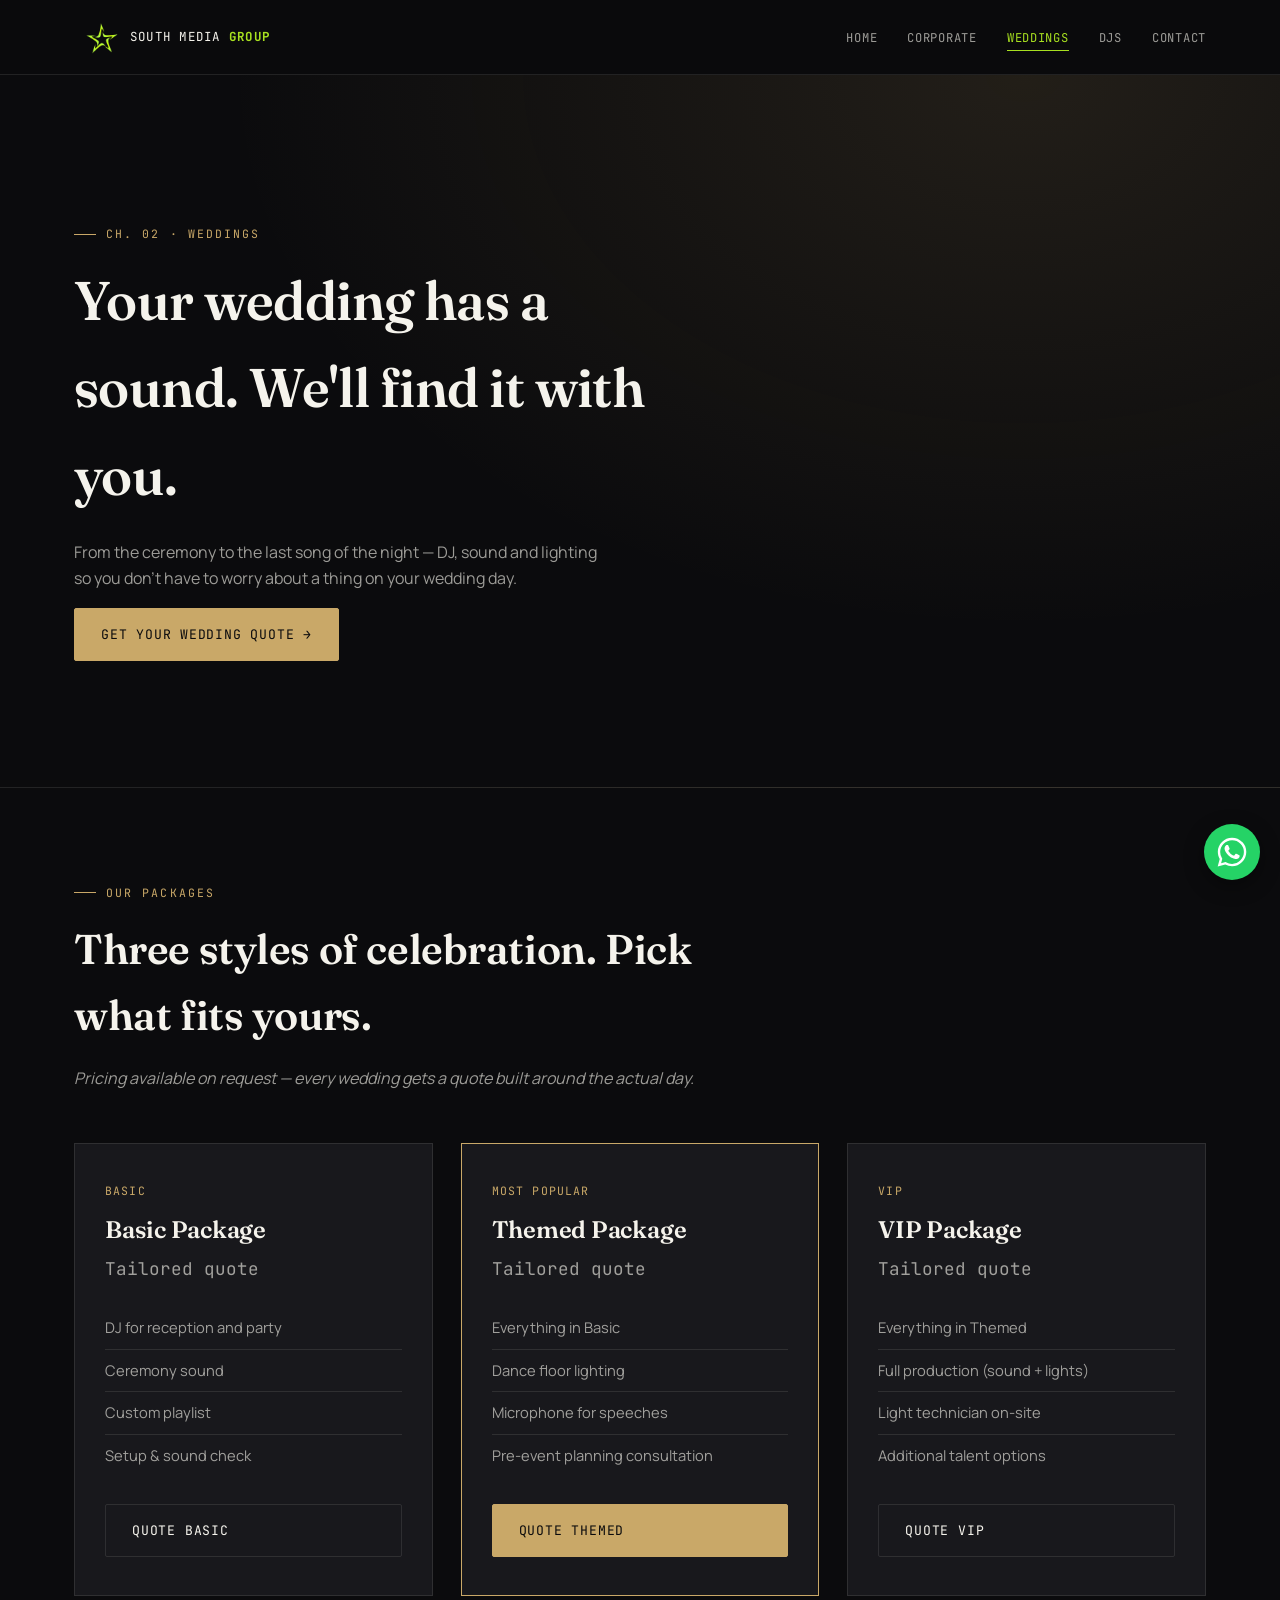
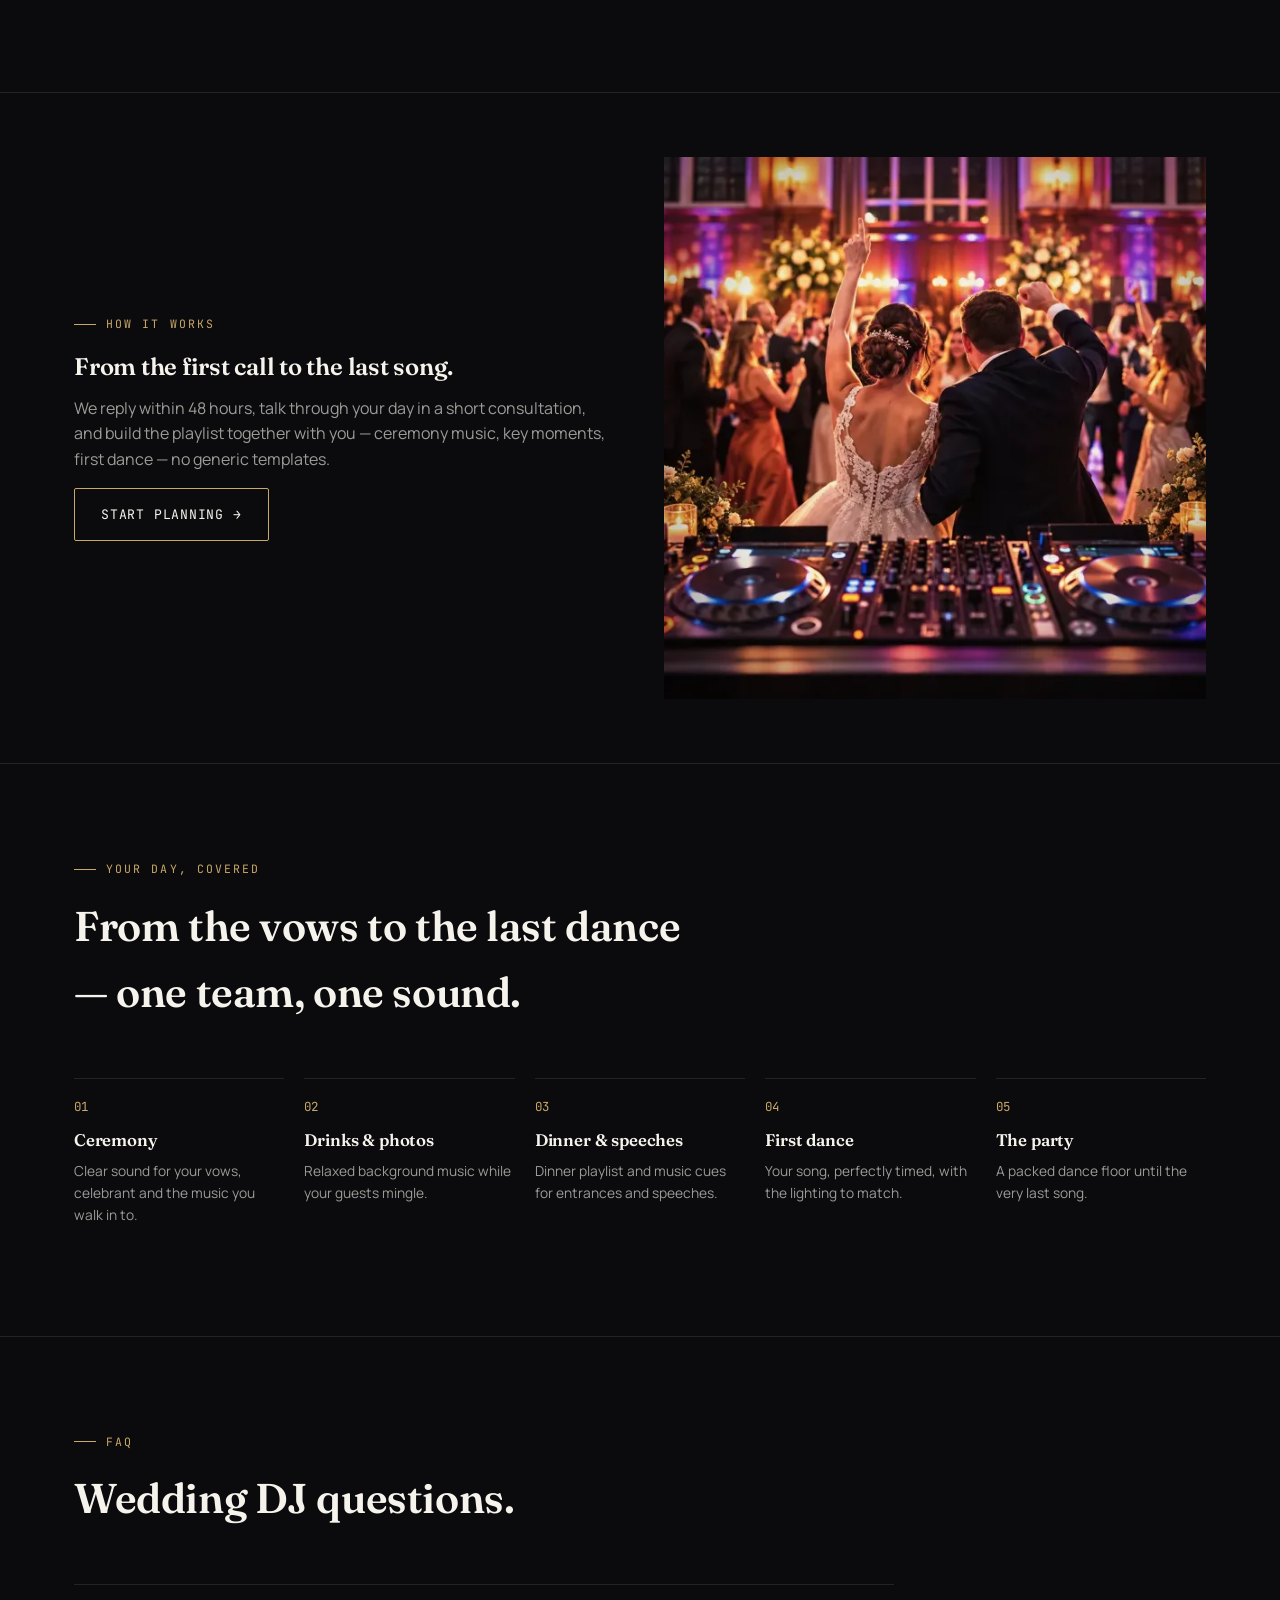
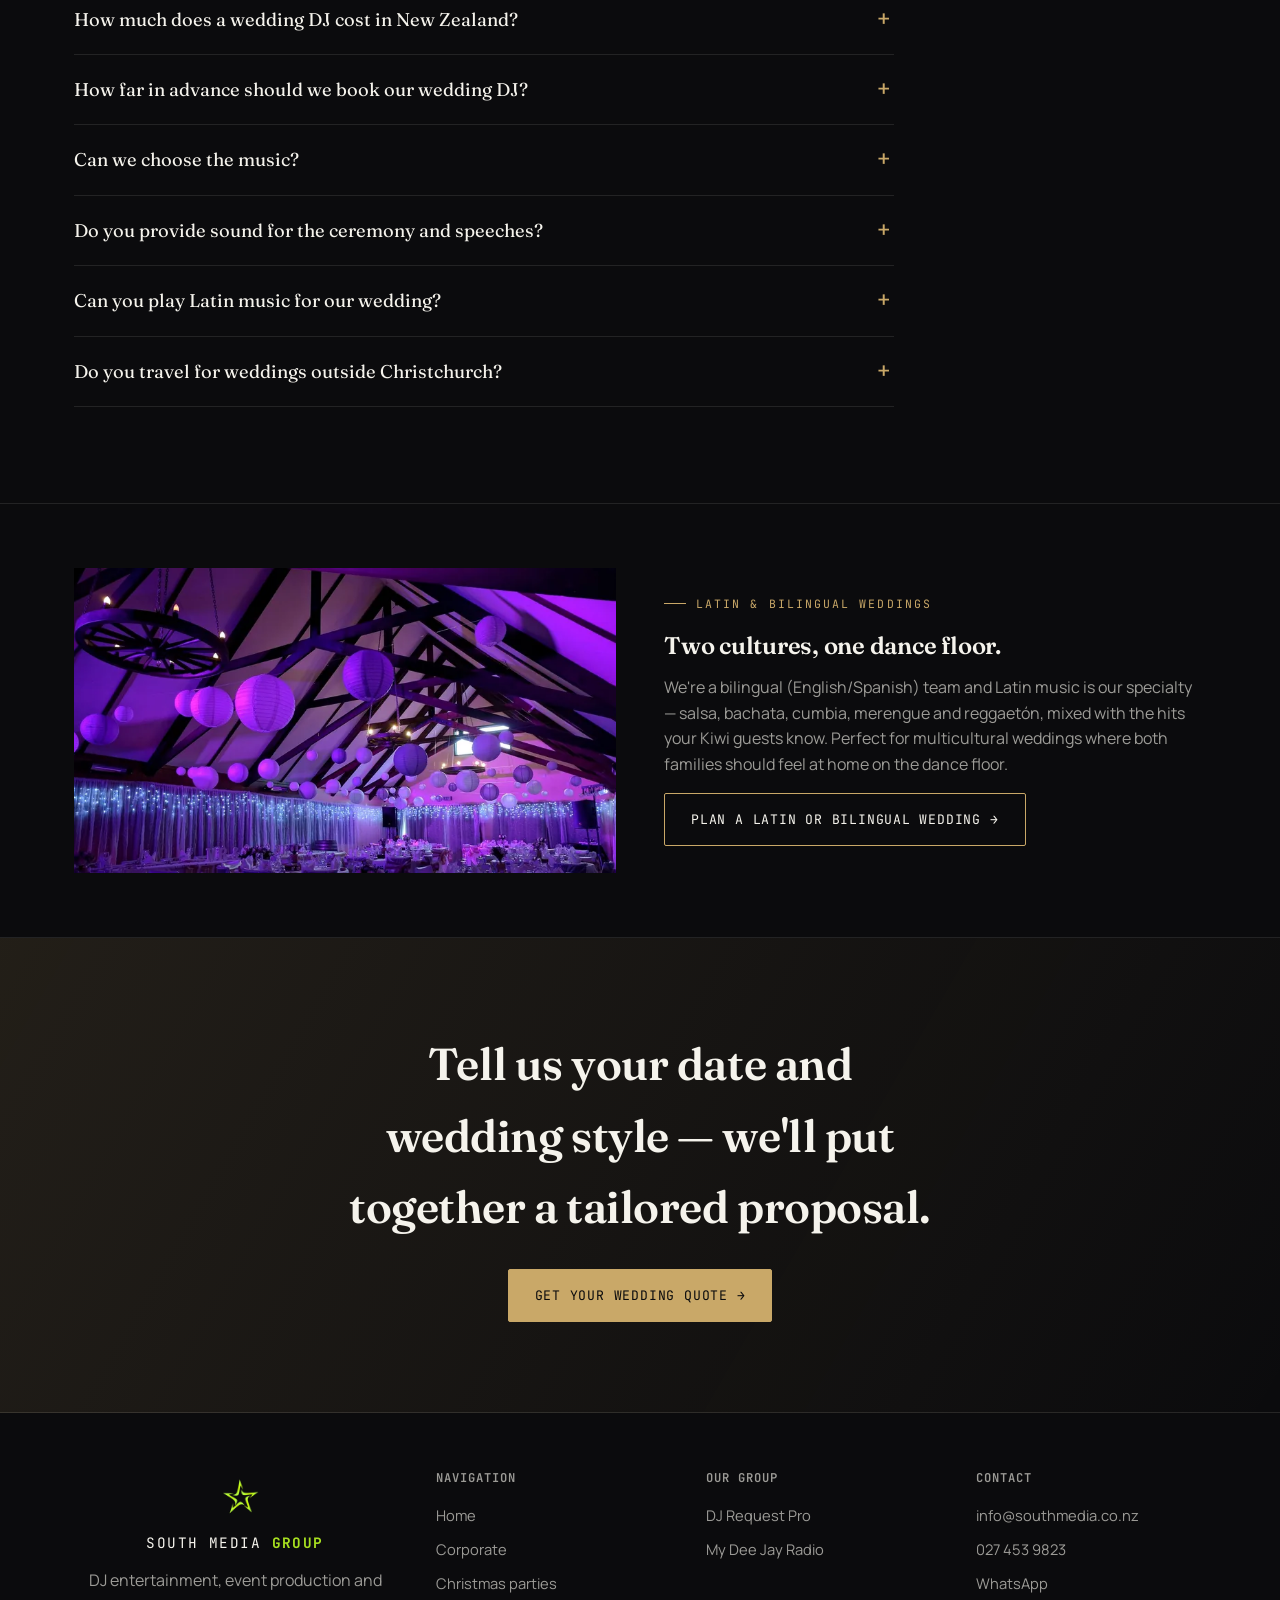
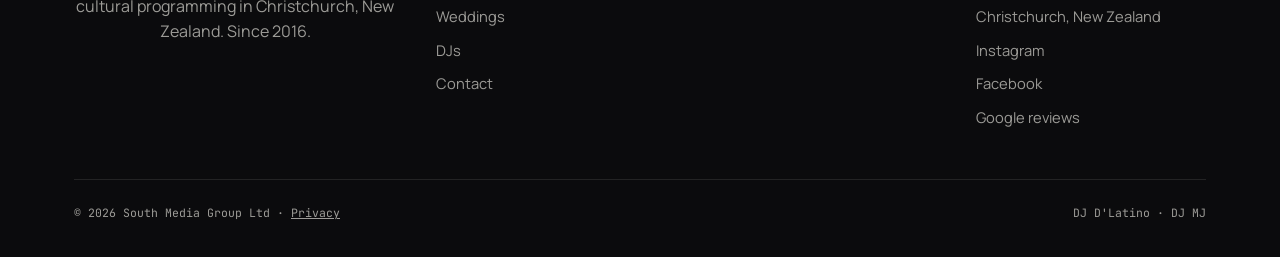
<file: weddings.html>
<!DOCTYPE html>
<html lang="en">
<head>
<meta charset="UTF-8">
<!-- Google tag (gtag.js) -->
<script async src="https://www.googletagmanager.com/gtag/js?id=G-HW1CT0ZHM1"></script>
<script src="js/analytics.js"></script>
<meta name="viewport" content="width=device-width, initial-scale=1.0">
<title>Wedding DJ Christchurch | South Media Group</title>
<meta name="description" content="Wedding DJ Christchurch: DJ, ceremony sound and lighting for weddings across New Zealand — including Latin and bilingual weddings. Basic, Themed and VIP packages. Get a quote.">
<link rel="canonical" href="https://southmedia.co.nz/weddings">
<meta property="og:type" content="website">
<meta property="og:site_name" content="South Media Group">
<meta property="og:locale" content="en_NZ">
<meta property="og:url" content="https://southmedia.co.nz/weddings">
<meta property="og:title" content="Wedding DJ Christchurch | South Media Group">
<meta property="og:description" content="Wedding DJ Christchurch: DJ, ceremony sound and lighting for weddings across New Zealand — including Latin and bilingual weddings. Basic, Themed and VIP packages. Get a quote.">
<meta property="og:image" content="https://southmedia.co.nz/assets/og-image.jpg">
<meta property="og:image:width" content="1200">
<meta property="og:image:height" content="630">
<meta property="og:image:alt" content="South Media Group — DJs and event production in Christchurch, New Zealand">
<meta name="twitter:card" content="summary_large_image">
<link rel="icon" href="/favicon.ico" sizes="any">
<link rel="icon" type="image/png" sizes="96x96" href="/favicon-96.png">
<link rel="icon" type="image/png" sizes="192x192" href="/favicon-192.png">
<link rel="icon" type="image/png" sizes="48x48" href="/favicon-48.png">
<link rel="apple-touch-icon" href="/apple-touch-icon.png">
<link rel="manifest" href="/site.webmanifest">
<meta name="theme-color" content="#0b0b0d">
<link rel="preconnect" href="https://fonts.googleapis.com">
<link rel="preconnect" href="https://fonts.gstatic.com" crossorigin>
<link href="https://fonts.googleapis.com/css2?family=Fraunces:ital,wght@0,500;0,600;1,500;1,600&family=Manrope:wght@400;500;600;700&family=JetBrains+Mono:wght@400;500&display=swap" rel="stylesheet">
<link rel="stylesheet" href="css/style.css">
</head>
<body class="page-wed">
<a class="skip" href="#main">Skip to content</a>

<header class="site">
  <nav class="nav">
    <a href="index.html" class="brand">
      <img src="assets/logo-star-128.png" alt="" width="46" height="46">
      <span class="brand-text">SOUTH MEDIA <b>GROUP</b></span>
    </a>
    <ul id="navList">
      <li><a href="index.html">Home</a></li>
      <li><a href="corporate.html">Corporate</a></li>
      <li><a href="weddings.html" class="active">Weddings</a></li>
      <li><a href="djs.html">DJs</a></li>
      <li><a href="contact.html">Contact</a></li>
    </ul>
    <button class="burger" id="burgerBtn" aria-label="Open menu" aria-controls="navList" aria-expanded="false">☰</button>
  </nav>
</header>

<main id="main">
  <section class="page-hero">
    <div class="wrap">
      <div class="eyebrow">CH. 02 · Weddings</div>
      <h1>Your wedding has a sound. We'll find it with you.</h1>
      <p class="lede">From the ceremony to the last song of the night — DJ, sound and lighting so you don't have to worry about a thing on your wedding day.</p>
      <div class="hero-actions">
        <a href="contact.html?type=Wedding" class="btn btn-gold btn-primary">Get your wedding quote →</a>
      </div>
    </div>
  </section>

  <section>
    <div class="wrap">
      <div class="section-head">
        <div class="eyebrow">Our packages</div>
        <h2>Three styles of celebration. Pick what fits yours.</h2>
        <p><em>Pricing available on request — every wedding gets a quote built around the actual day.</em></p>
      </div>
      <div class="grid-3">
        <div class="pkg">
          <div class="pkg-tag">Basic</div>
          <h3>Basic Package</h3>
          <div class="price">Tailored quote</div>
          <ul>
            <li>DJ for reception and party</li>
            <li>Ceremony sound</li>
            <li>Custom playlist</li>
            <li>Setup &amp; sound check</li>
          </ul>
          <a href="contact.html?package=wedding-basic" class="btn btn-ghost">Quote Basic</a>
        </div>
        <div class="pkg featured">
          <div class="pkg-tag">Most popular</div>
          <h3>Themed Package</h3>
          <div class="price">Tailored quote</div>
          <ul>
            <li>Everything in Basic</li>
            <li>Dance floor lighting</li>
            <li>Microphone for speeches</li>
            <li>Pre-event planning consultation</li>
          </ul>
          <a href="contact.html?package=wedding-themed" class="btn btn-gold btn-primary">Quote Themed</a>
        </div>
        <div class="pkg">
          <div class="pkg-tag">VIP</div>
          <h3>VIP Package</h3>
          <div class="price">Tailored quote</div>
          <ul>
            <li>Everything in Themed</li>
            <li>Full production (sound + lights)</li>
            <li>Light technician on-site</li>
            <li>Additional talent options</li>
          </ul>
          <a href="contact.html?package=wedding-vip" class="btn btn-ghost">Quote VIP</a>
        </div>
      </div>
    </div>
  </section>

  <section class="tight">
    <div class="wrap">
      <div class="grid-2">
        <div>
          <div class="eyebrow">How it works</div>
          <h2>From the first call to the last song.</h2>
          <p>We reply within 48 hours, talk through your day in a short consultation, and build the playlist together with you — ceremony music, key moments, first dance — no generic templates.</p>
          <a href="contact.html?type=Wedding" class="btn btn-ghost btn-gold-ghost">Start planning →</a>
        </div>
        <img src="assets/wedding-reception-1200.webp" srcset="assets/wedding-reception-600.webp 600w, assets/wedding-reception-1200.webp 1200w" sizes="(max-width:860px) calc(100vw - 48px), 542px" alt="Couple celebrating on the dance floor in front of the DJ booth" class="ph square" width="1200" height="1200" loading="lazy" decoding="async">
      </div>
    </div>
  </section>

  <section>
    <div class="wrap">
      <div class="section-head">
        <div class="eyebrow">Your day, covered</div>
        <h2>From the vows to the last dance — one team, one sound.</h2>
      </div>
      <div class="process">
        <div class="step"><div class="step-n">01</div><h4>Ceremony</h4><p>Clear sound for your vows, celebrant and the music you walk in to.</p></div>
        <div class="step"><div class="step-n">02</div><h4>Drinks &amp; photos</h4><p>Relaxed background music while your guests mingle.</p></div>
        <div class="step"><div class="step-n">03</div><h4>Dinner &amp; speeches</h4><p>Dinner playlist and music cues for entrances and speeches.</p></div>
        <div class="step"><div class="step-n">04</div><h4>First dance</h4><p>Your song, perfectly timed, with the lighting to match.</p></div>
        <div class="step"><div class="step-n">05</div><h4>The party</h4><p>A packed dance floor until the very last song.</p></div>
      </div>
    </div>
  </section>

  <section>
    <div class="wrap">
      <div class="section-head">
        <div class="eyebrow">FAQ</div>
        <h2>Wedding DJ questions.</h2>
      </div>
      <div class="faq">
        <details>
          <summary>How much does a wedding DJ cost in New Zealand?</summary>
          <p>Every wedding is different, so we quote each one individually. The price depends on how many hours you need (ceremony, reception and party), whether you need ceremony sound and lighting, and where your venue is. Our Basic, Themed and VIP packages are a starting point — send us your date and venue and we'll reply within 48 hours with a clear proposal.</p>
        </details>
        <details>
          <summary>How far in advance should we book our wedding DJ?</summary>
          <p>As soon as you have your date and venue. Summer Saturdays (November to March) are the most popular and book out first.</p>
        </details>
        <details>
          <summary>Can we choose the music?</summary>
          <p>Absolutely. We build the playlist with you — ceremony music, your entrance, first dance, must-play songs and a do-not-play list — so the night sounds like you, not a generic template.</p>
        </details>
        <details>
          <summary>Do you provide sound for the ceremony and speeches?</summary>
          <p>Ceremony sound is included in every package, and our Themed and VIP packages include a microphone for speeches.</p>
        </details>
        <details>
          <summary>Can you play Latin music for our wedding?</summary>
          <p>Yes — it's what we're known for. We're the team behind Latin Experience, Christchurch's original Latin party, and we mix Latin music with the hits everyone knows so every guest gets on the dance floor.</p>
        </details>
        <details>
          <summary>Do you travel for weddings outside Christchurch?</summary>
          <p>Yes. We're based in Christchurch and play weddings across Canterbury and New Zealand, including Queenstown, Cromwell, Dunedin and Nelson.</p>
        </details>
      </div>
    </div>
  </section>

  <section class="tight">
    <div class="wrap">
      <div class="grid-2">
        <img src="assets/wedding-venue-lighting-1600.webp" srcset="assets/wedding-venue-lighting-800.webp 800w, assets/wedding-venue-lighting-1600.webp 1600w" sizes="(max-width:860px) calc(100vw - 48px), 542px" alt="Wedding reception venue with uplighting, lanterns, sound and DJ set up by South Media" class="ph wide" width="1600" height="888" loading="lazy" decoding="async">
        <div>
          <div class="eyebrow">Latin &amp; bilingual weddings</div>
          <h2>Two cultures, one dance floor.</h2>
          <p>We're a bilingual (English/Spanish) team and Latin music is our specialty — salsa, bachata, cumbia, merengue and reggaetón, mixed with the hits your Kiwi guests know. Perfect for multicultural weddings where both families should feel at home on the dance floor.</p>
          <a href="contact.html?type=Wedding" class="btn btn-ghost btn-gold-ghost">Plan a Latin or bilingual wedding →</a>
        </div>
      </div>
    </div>
  </section>

  <section class="cta-band">
    <div class="wrap">
      <h2>Tell us your date and wedding style — we'll put together a tailored proposal.</h2>
      <div class="hero-actions">
        <a href="contact.html?type=Wedding" class="btn btn-gold btn-primary">Get your wedding quote →</a>
      </div>
    </div>
  </section>
</main>

<footer>
  <div class="wrap">
    <div class="footer-grid">
      <div class="footer-brand">
        <img src="assets/logo-star-128.png" alt="" width="52" height="52" loading="lazy">
        <div class="brand-text">SOUTH MEDIA <b>GROUP</b></div>
        <p>DJ entertainment, event production and cultural programming in Christchurch, New Zealand. Since 2016.</p>
      </div>
      <div>
        <h4>Navigation</h4>
        <a href="index.html">Home</a>
        <a href="corporate.html">Corporate</a>
        <a href="christmas-party-dj.html">Christmas parties</a>
        <a href="weddings.html">Weddings</a>
        <a href="djs.html">DJs</a>
        <a href="contact.html">Contact</a>
      </div>
      <div>
        <h4>Our group</h4>
        <a href="https://www.djrequestpro.com/landing?utm_source=southmedia&amp;utm_medium=referral&amp;utm_campaign=group" target="_blank" rel="noopener">DJ Request Pro</a>
        <a href="https://mydeejayradio.com/?utm_source=southmedia&amp;utm_medium=referral&amp;utm_campaign=group" target="_blank" rel="noopener">My Dee Jay Radio</a>
      </div>
      <div>
        <h4>Contact</h4>
        <a href="mailto:info@southmedia.co.nz">info@southmedia.co.nz</a>
        <a href="tel:+64274539823">027 453 9823</a>
        <a href="https://wa.me/64274539823?text=Hi%20South%20Media!%20I%27d%20like%20a%20quote%20for%20my%20event." target="_blank" rel="noopener">WhatsApp</a>
        <span class="foot-loc">Christchurch, New Zealand</span>
        <a href="https://www.instagram.com/southmedianz" target="_blank" rel="noopener">Instagram</a>
        <a href="https://www.facebook.com/southmedianz" target="_blank" rel="noopener">Facebook</a>
        <a href="https://www.google.com/maps?cid=401619519083138243" target="_blank" rel="noopener">Google reviews</a>
      </div>
    </div>
    <div class="foot-bottom">
      <span>© <span id="year">2026</span> South Media Group Ltd · <a href="privacy.html">Privacy</a></span>
      <span>DJ D'Latino · DJ MJ</span>
    </div>
  </div>
</footer>

<a class="wa-float" href="https://wa.me/64274539823?text=Hi%20South%20Media!%20I%27d%20like%20a%20quote%20for%20my%20event." target="_blank" rel="noopener" aria-label="Chat with South Media Group on WhatsApp"><svg viewBox="0 0 24 24" aria-hidden="true" focusable="false"><path d="M17.47 14.38c-.3-.15-1.75-.86-2.02-.96-.27-.1-.47-.15-.67.15-.2.3-.77.96-.94 1.16-.17.2-.35.22-.64.07-.3-.15-1.25-.46-2.38-1.47-.88-.79-1.48-1.76-1.65-2.06-.17-.3-.02-.46.13-.6.13-.13.3-.35.45-.52.15-.17.2-.3.3-.5.1-.2.05-.37-.02-.52-.08-.15-.67-1.61-.92-2.2-.24-.58-.49-.5-.67-.51h-.57c-.2 0-.52.07-.79.37-.27.3-1.04 1.02-1.04 2.48s1.07 2.88 1.21 3.08c.15.2 2.1 3.2 5.08 4.49.71.31 1.26.49 1.69.63.71.23 1.36.2 1.87.12.57-.09 1.75-.72 2-1.41.25-.69.25-1.29.17-1.41-.07-.12-.27-.2-.57-.35zM12.04 21.5h-.01a9.45 9.45 0 0 1-4.82-1.32l-.35-.21-3.58.94.96-3.49-.23-.36a9.43 9.43 0 0 1-1.45-5.03c0-5.22 4.25-9.47 9.48-9.47a9.4 9.4 0 0 1 6.7 2.78 9.4 9.4 0 0 1 2.77 6.7c0 5.22-4.25 9.46-9.47 9.46zm8.06-17.53A11.3 11.3 0 0 0 12.04.5C5.76.5.65 5.6.65 11.89c0 2 .52 3.96 1.52 5.69L.55 23.5l6.05-1.59a11.4 11.4 0 0 0 5.44 1.39h.01c6.28 0 11.39-5.11 11.39-11.4 0-3.04-1.18-5.9-3.34-8.05z"/></svg></a>
<script src="js/main.js"></script>
</body>
</html>
</file>
<file: css/style.css>
/* ============================================
   SOUTH MEDIA GROUP — Design Tokens
   ============================================ */
:root{
  --bg: #0b0b0d;
  --bg-raised: #141417;
  --bg-card: #18181c;
  --line: rgba(245,243,236,0.10);
  --lime: #a8e020;
  --lime-dim: #8bbf1a;
  --ivory: #f5f3ec;
  --ivory-dim: rgba(245,243,236,0.62);
  --gold: #c9a868;

  --font-display: "Fraunces", serif;
  --font-body: "Manrope", sans-serif;
  --font-mono: "JetBrains Mono", monospace;

  --container: 1180px;
  --radius: 2px;
  --header-h: 75px;
}

*{box-sizing:border-box;}
html{scroll-behavior:smooth;}
body{
  margin:0;
  background:var(--bg);
  color:var(--ivory);
  font-family:var(--font-body);
  font-size:16px;
  line-height:1.6;
  -webkit-font-smoothing:antialiased;
}
img{max-width:100%;display:block;}
a{color:inherit;}
h1,h2,h3,h4{font-family:var(--font-display);margin:0 0 .4em;font-weight:600;letter-spacing:-0.01em;}
p{margin:0 0 1em;color:var(--ivory-dim);}

.wrap{max-width:var(--container);margin:0 auto;padding:0 24px;}
.eyebrow{
  font-family:var(--font-mono);
  font-size:.72rem;
  letter-spacing:.18em;
  text-transform:uppercase;
  color:var(--lime);
  display:flex;align-items:center;gap:10px;
  margin-bottom:14px;
}
.eyebrow::before{content:"";width:22px;height:1px;background:var(--lime);}

/* ---------- Buttons ---------- */
.btn{
  display:inline-flex;align-items:center;gap:10px;
  font-family:var(--font-mono);
  font-size:.82rem;letter-spacing:.06em;text-transform:uppercase;
  padding:15px 26px;border-radius:var(--radius);
  border:1px solid var(--lime);
  text-decoration:none;cursor:pointer;
  transition:transform .18s ease, background .18s ease, color .18s ease;
}
.btn-primary{background:var(--lime);color:#0b0b0d;}
.btn-primary:hover{background:var(--ivory);border-color:var(--ivory);transform:translateY(-2px);}
.btn-ghost{background:transparent;color:var(--ivory);border-color:var(--line);}
.btn-ghost:hover{border-color:var(--lime);color:var(--lime);transform:translateY(-2px);}
.btn-gold{border-color:var(--gold);}
.btn-gold.btn-primary{background:var(--gold);color:#0b0b0d;}
.btn-gold-ghost{border-color:var(--gold);}

/* ---------- EQ / waveform signature ---------- */
.eq-divider{
  display:flex;align-items:flex-end;gap:4px;height:22px;margin:0 0 24px;
}
.eq-divider span{
  width:3px;background:var(--lime);opacity:.55;border-radius:1px;
  animation:eqbounce 1.6s ease-in-out infinite;
}
.eq-divider span:nth-child(1){height:40%;animation-delay:0s;}
.eq-divider span:nth-child(2){height:100%;animation-delay:.15s;}
.eq-divider span:nth-child(3){height:60%;animation-delay:.3s;}
.eq-divider span:nth-child(4){height:85%;animation-delay:.45s;}
.eq-divider span:nth-child(5){height:35%;animation-delay:.6s;}
.eq-divider span:nth-child(6){height:70%;animation-delay:.75s;}
.eq-divider span:nth-child(7){height:50%;animation-delay:.9s;}
.eq-divider.flush{margin:0;}
@keyframes eqbounce{
  0%,100%{transform:scaleY(1);}
  50%{transform:scaleY(.35);}
}
@media (prefers-reduced-motion: reduce){
  .eq-divider span{animation:none;}
  html{scroll-behavior:auto;}
  .btn:hover,.btn-primary:hover,.btn-ghost:hover{transform:none;}
}

/* ---------- Header ---------- */
header.site{
  position:fixed;top:0;left:0;right:0;z-index:100;
  border-bottom:1px solid var(--line);
}
/* Blur lives on a pseudo-element: backdrop-filter on the header itself would become the
   containing block for the fixed mobile menu and clip it to the header height. */
header.site::before{
  content:"";position:absolute;inset:0;z-index:-1;
  background:rgba(11,11,13,0.86);-webkit-backdrop-filter:blur(10px);backdrop-filter:blur(10px);
}
.nav{display:flex;align-items:center;justify-content:space-between;padding:14px 24px;max-width:var(--container);margin:0 auto;}
.nav .brand{display:flex;align-items:center;gap:10px;text-decoration:none;}
.nav .brand img{height:46px;width:46px;}
.nav .brand-text{font-family:var(--font-mono);font-size:.78rem;letter-spacing:.1em;color:var(--ivory);text-transform:uppercase;}
.nav .brand-text b{color:var(--lime);}
.nav ul{list-style:none;display:flex;gap:30px;margin:0;padding:0;}
.nav ul a{
  font-family:var(--font-mono);font-size:.76rem;letter-spacing:.06em;text-transform:uppercase;
  text-decoration:none;color:var(--ivory-dim);padding-bottom:4px;border-bottom:1px solid transparent;
  transition:color .15s ease, border-color .15s ease;
}
.nav ul a:hover, .nav ul a.active{color:var(--lime);border-color:var(--lime);}
.burger{display:none;background:none;border:none;color:var(--ivory);font-size:1.6rem;cursor:pointer;width:44px;height:44px;}

@media (max-width:900px){
  .nav ul{position:fixed;top:var(--header-h);left:0;right:0;height:calc(100vh - var(--header-h));height:calc(100dvh - var(--header-h));
    background:var(--bg);overflow-y:auto;
    flex-direction:column;padding:36px 24px;gap:8px;transform:translateX(100%);visibility:hidden;
    transition:transform .25s ease, visibility 0s linear .25s;}
  .nav ul.open{transform:translateX(0);visibility:visible;transition:transform .25s ease;}
  .nav ul a{display:block;padding:12px 0;font-size:.9rem;}
  body.menu-open{overflow:hidden;}
  .burger{display:block;}
}

main{padding-top:var(--header-h);}

/* ---------- Hero ---------- */
.hero{
  position:relative;min-height:92vh;min-height:92svh;display:flex;align-items:center;
  background:
    radial-gradient(ellipse at 20% 0%, rgba(168,224,32,0.10), transparent 55%),
    radial-gradient(ellipse at 90% 100%, rgba(201,168,104,0.08), transparent 50%),
    var(--bg);
  border-bottom:none;
}
.hero .wrap{padding-top:60px;padding-bottom:60px;}
.hero .lede,.hero .eyebrow,.hero .badge-row{text-shadow:0 1px 12px rgba(0,0,0,.6);}
.hero h1{font-size:clamp(2.4rem,5.6vw,4.6rem);line-height:1.02;max-width:15ch;}
.hero h1 em{font-style:italic;color:var(--lime);}
.hero .lede{font-size:1.1rem;max-width:46ch;margin-bottom:32px;}
.hero-actions{display:flex;gap:16px;flex-wrap:wrap;margin-bottom:56px;}
.badge-row{display:flex;gap:28px;flex-wrap:wrap;font-family:var(--font-mono);font-size:.78rem;color:var(--ivory-dim);}
.badge-row strong{color:var(--lime);display:block;font-family:var(--font-display);font-size:1.6rem;font-weight:600;}

/* ---------- Channel selector (signature) ---------- */
.mixer{
  background:var(--bg-raised);border:1px solid var(--line);border-radius:var(--radius);
  padding:6px;display:grid;grid-template-columns:repeat(3,1fr);gap:6px;
}
.channel{
  background:var(--bg-card);padding:34px 26px;text-decoration:none;color:var(--ivory);
  position:relative;overflow:hidden;transition:background .2s ease;
  border-top:3px solid transparent;
}
.channel:hover{background:#1e1e23;border-top-color:var(--lime);}
.channel[data-ch="weddings"]:hover{border-top-color:var(--gold);}
.channel .ch-num{font-family:var(--font-mono);font-size:.7rem;color:var(--ivory-dim);letter-spacing:.1em;}
.channel h2{font-size:1.35rem;margin:14px 0 8px;}
.channel p{font-size:.92rem;margin-bottom:18px;}
.channel .ch-arrow{font-family:var(--font-mono);font-size:.8rem;color:var(--lime);}
@media (max-width:800px){
  .mixer{grid-template-columns:1fr;}
}

/* "Our group" — the group's own platforms, same channel look, 2 columns */
.group-intro{max-width:60ch;margin:-6px 0 26px;}
.mixer.mixer-2{grid-template-columns:repeat(2,1fr);}
.channel h3{font-size:1.35rem;margin:14px 0 8px;}
.channel[data-ch="group"]:hover{border-top-color:var(--gold);}
@media (max-width:800px){
  .mixer.mixer-2{grid-template-columns:1fr;}
}

/* ---------- Sections ---------- */
section{padding:96px 0;border-bottom:1px solid var(--line);}
section.tight{padding:64px 0;}
section.no-rule{border-bottom:none;}
section.artists{padding-bottom:150px;}
section.after-divider{padding-top:60px;}
.section-head{max-width:640px;margin-bottom:52px;}
.section-head h2{font-size:clamp(1.8rem,3.4vw,2.6rem);}

.grid-3{display:grid;grid-template-columns:repeat(3,1fr);gap:28px;}
.grid-2{display:grid;grid-template-columns:1fr 1fr;gap:48px;align-items:center;}
.grid-2.top{align-items:start;}
@media (max-width:860px){
  .grid-3{grid-template-columns:1fr;}
  .grid-2{grid-template-columns:1fr;gap:32px;}
}

/* Placeholder media block */
.ph{
  background:
    repeating-linear-gradient(135deg, rgba(245,243,236,0.04) 0 2px, transparent 2px 14px),
    var(--bg-card);
  border:1px dashed var(--line);
  color:var(--ivory-dim);
  display:flex;align-items:center;justify-content:center;text-align:center;
  font-family:var(--font-mono);font-size:.74rem;letter-spacing:.06em;text-transform:uppercase;
  aspect-ratio:4/3;padding:20px;
}
img.ph{display:block;width:100%;height:100%;object-fit:cover;border:none;padding:0;transition:opacity .2s ease;}
.ph.tall{aspect-ratio:3/4;}
.ph.wide{aspect-ratio:16/9;}
.ph.square{aspect-ratio:1/1;}

/* Testimonial spotlight */
.spotlight{
  background:var(--bg-raised);border:1px solid var(--line);padding:52px;position:relative;
}
.spotlight blockquote{
  font-family:var(--font-display);font-style:italic;font-size:clamp(1.3rem,2.6vw,1.9rem);
  color:var(--ivory);margin:0 0 22px;line-height:1.3;
}
.spotlight cite{font-family:var(--font-mono);font-size:.78rem;color:var(--lime);font-style:normal;letter-spacing:.06em;text-transform:uppercase;}

.logos-row{display:flex;flex-wrap:wrap;gap:16px 34px;align-items:center;margin-top:36px;}
.trust-note{margin-top:28px;font-size:.92rem;}
.trust-note strong{color:var(--ivory);}
.trust-cities{font-size:.86rem;}
.logos-row span{font-family:var(--font-mono);font-size:.82rem;letter-spacing:.06em;color:var(--ivory-dim);border:1px solid var(--line);padding:10px 16px;}

/* Package / pricing cards */
.pkg{
  background:var(--bg-card);border:1px solid var(--line);padding:38px 30px;
  display:flex;flex-direction:column;height:100%;
}
.pkg.featured{border-color:var(--lime);}
.pkg .pkg-tag{font-family:var(--font-mono);font-size:.72rem;color:var(--lime);letter-spacing:.1em;text-transform:uppercase;margin-bottom:10px;}
.pkg h3{font-size:1.5rem;margin-bottom:6px;}
.pkg .price{font-family:var(--font-mono);font-size:1.1rem;color:var(--ivory-dim);margin-bottom:24px;}
.pkg ul{list-style:none;margin:0 0 28px;padding:0;flex:1;}
.pkg ul li{padding:9px 0;border-top:1px solid var(--line);font-size:.92rem;color:var(--ivory-dim);}
.pkg ul li:first-child{border-top:none;}

/* Process steps (real sequence -> numbering justified) */
.process{display:grid;grid-template-columns:repeat(5,1fr);gap:20px;}
.step{border-top:1px solid var(--line);padding-top:18px;}
.step .step-n{font-family:var(--font-mono);font-size:.78rem;color:var(--lime);}
.step h4{font-size:1.05rem;margin:10px 0 6px;}
.step p{font-size:.86rem;}
@media (max-width:900px){.process{grid-template-columns:repeat(2,1fr);}}
@media (max-width:560px){.process{grid-template-columns:1fr;}}

/* Artist card */
.artist{background:var(--bg-card);border:1px solid var(--line);margin-bottom:4px;}
.artist > a{display:block;}
.artist > a:hover img{opacity:.82;}
.artist .ph{aspect-ratio:4/3;}
.artist-info{padding:26px;}
.artist-info .role{font-family:var(--font-mono);font-size:.74rem;color:var(--lime);letter-spacing:.08em;text-transform:uppercase;margin-bottom:8px;}
.artist-info h2{font-size:1.4rem;}
.tags{display:flex;flex-wrap:wrap;gap:8px;margin:16px 0 0;}
.tags span{font-family:var(--font-mono);font-size:.7rem;border:1px solid var(--line);padding:5px 10px;color:var(--ivory-dim);}

/* Forms */
form.card-form{background:var(--bg-raised);border:1px solid var(--line);padding:40px;}
.form-row{display:grid;grid-template-columns:1fr 1fr;gap:20px;}
@media (max-width:600px){.form-row{grid-template-columns:1fr;}}
label{display:block;font-family:var(--font-mono);font-size:.72rem;letter-spacing:.08em;text-transform:uppercase;color:var(--ivory-dim);margin-bottom:8px;}
.field{margin-bottom:22px;}
input,select,textarea{
  width:100%;background:transparent;border:none;border-bottom:1px solid rgba(245,243,236,0.42);border-radius:0;
  color:var(--ivory);font-family:var(--font-body);font-size:1rem;padding:10px 2px;
}
input:focus,select:focus,textarea:focus{outline:none;border-color:var(--lime);box-shadow:0 1px 0 0 var(--lime);}
.field .opt{text-transform:none;letter-spacing:0;opacity:.75;}
.btn-block{width:100%;justify-content:center;}
.btn[aria-disabled="true"]{opacity:.6;pointer-events:none;}
.form-note{font-size:.8rem;margin:14px 0 0;text-align:center;}
.form-note a{color:var(--ivory);}
textarea{resize:vertical;min-height:110px;}
select{color-scheme:dark;}
select option,select optgroup{background:var(--bg-card);color:var(--ivory);}
select optgroup{font-style:normal;font-weight:700;color:var(--lime);}

/* Final CTA band */
.cta-band{
  background:linear-gradient(120deg, rgba(168,224,32,0.10), rgba(11,11,13,0));
  text-align:center;padding:90px 24px;
}
.cta-band h2{font-size:clamp(1.8rem,4vw,2.8rem);max-width:20ch;margin:0 auto 26px;}
.cta-band .hero-actions{justify-content:center;margin-bottom:0;}
.cta-band .eyebrow{justify-content:center;}

/* Footer */
footer{padding:56px 0 34px;}
.footer-grid{display:grid;grid-template-columns:1.4fr 1fr 1fr 1fr;gap:40px;margin-bottom:40px;}
.footer-grid h4{font-family:var(--font-mono);font-size:.76rem;letter-spacing:.08em;text-transform:uppercase;color:var(--ivory-dim);margin-bottom:16px;}
.footer-grid a,.footer-grid .foot-loc{display:block;text-decoration:none;color:var(--ivory-dim);font-size:.92rem;margin-bottom:10px;transition:color .15s ease;}
.footer-grid a:hover{color:var(--lime);}
.footer-brand{text-align:center;}
.footer-brand img{display:block;width:52px;height:52px;margin:0 auto 10px;}
.footer-brand .brand-text{font-family:var(--font-mono);letter-spacing:.1em;text-transform:uppercase;font-size:.9rem;margin-bottom:14px;}
.footer-brand .brand-text b{color:var(--lime);}
.foot-bottom a{color:inherit;}
.foot-bottom a:hover{color:var(--lime);}
.footer-brand p{max-width:34ch;margin-left:auto;margin-right:auto;}
.foot-bottom{display:flex;justify-content:space-between;align-items:center;flex-wrap:wrap;gap:12px;
  border-top:1px solid var(--line);padding-top:24px;font-family:var(--font-mono);font-size:.72rem;color:var(--ivory-dim);}
@media (max-width:700px){
  .footer-grid{grid-template-columns:1fr;}
  .footer-grid a,.footer-grid .foot-loc{padding:8px 0;margin-bottom:2px;}
}

.page-hero{padding:150px 0 70px;border-bottom:1px solid var(--line);}
.page-hero h1{font-size:clamp(2rem,4.6vw,3.4rem);max-width:16ch;}
.page-hero .lede{max-width:54ch;}
.page-hero.flush{padding-bottom:0;border-bottom:none;}

/* Centered confirmation pages (thanks, 404) */
.center-hero{text-align:center;min-height:70vh;display:flex;align-items:center;}
.center-hero h1{max-width:none;}
.center-hero .lede{max-width:48ch;margin:0 auto 32px;}
.center-hero .eyebrow,.center-hero .hero-actions{justify-content:center;}
.lede a{color:var(--lime);}
@media (max-width:600px){.page-hero{padding:116px 0 56px;}}

/* Contact page aside */
.hp{display:none;}
.contact-direct h2{font-size:1.8rem;}
.contact-direct > p{margin-bottom:28px;}
.contact-lines{font-family:var(--font-mono);font-size:.95rem;line-height:2.2;}
.contact-lines .accent{color:var(--lime);}
.socials{display:flex;gap:14px;margin-top:24px;}
.map-embed{margin-top:32px;aspect-ratio:16/9;border:1px solid var(--line);overflow:hidden;}
.map-embed iframe{display:block;width:100%;height:100%;border:0;filter:invert(90%) hue-rotate(180deg) contrast(90%);}

.social-icon{
  width:42px;height:42px;border:1px solid var(--line);
  display:flex;align-items:center;justify-content:center;
  transition:border-color .15s ease, background .15s ease;
}
.social-icon:hover{border-color:var(--lime);background:var(--bg-raised);}

/* Skip link */
.skip{position:absolute;left:12px;top:-60px;z-index:200;background:var(--lime);color:#0b0b0d;padding:10px 16px;font-family:var(--font-mono);font-size:.8rem;text-decoration:none;}
.skip:focus{top:12px;}
:focus-visible{outline:2px solid var(--lime);outline-offset:3px;}

/* Prose pages (privacy) */
.prose{max-width:70ch;}
.prose h2{font-size:1.4rem;margin-top:2em;}
.prose a{color:var(--lime);}

/* Weddings page: gold accent */
.page-wed .page-hero{background:radial-gradient(ellipse at 80% 0%, rgba(201,168,104,0.12), transparent 55%), var(--bg);}
.page-wed .eyebrow,.page-wed .pkg .pkg-tag{color:var(--gold);}
.page-wed .eyebrow::before{background:var(--gold);}
.page-wed .pkg.featured{border-color:var(--gold);}
.page-wed .cta-band{background:linear-gradient(120deg, rgba(201,168,104,0.12), rgba(11,11,13,0));}

/* Landing-page helpers */
.hero-note{font-family:var(--font-mono);font-size:.78rem;letter-spacing:.04em;color:var(--ivory-dim);margin:-36px 0 0;}
.center-note{text-align:center;margin:32px auto 0;max-width:60ch;}
.inline-link{color:var(--lime);}
.process.process-4{grid-template-columns:repeat(4,1fr);}
@media (max-width:900px){.process.process-4{grid-template-columns:repeat(2,1fr);}}
@media (max-width:560px){.process.process-4{grid-template-columns:1fr;}}

/* FAQ accordion */
.faq{max-width:820px;border-top:1px solid var(--line);}
.faq details{border-bottom:1px solid var(--line);}
.faq summary{cursor:pointer;list-style:none;padding:20px 40px 20px 0;position:relative;font-family:var(--font-display);font-size:1.15rem;color:var(--ivory);}
.faq summary::-webkit-details-marker{display:none;}
.faq summary::after{content:"+";position:absolute;right:4px;top:16px;font-family:var(--font-mono);font-size:1.4rem;color:var(--lime);transition:transform .2s ease;}
.faq details[open] summary::after{transform:rotate(45deg);}
.faq details p{padding:0 40px 20px 0;margin:0;}
.page-wed .faq summary::after,.page-wed .step .step-n{color:var(--gold);}

/* Seasonal strip (home) */
.season-strip{display:block;overflow:hidden;white-space:nowrap;background:var(--lime);color:#0b0b0d;text-decoration:none;font-family:var(--font-mono);font-size:.86rem;letter-spacing:.06em;text-transform:uppercase;padding:15px 0;}
@media (hover:hover) and (pointer:fine){.season-strip:hover{background:var(--ivory);}}
.marquee-track{display:inline-flex;animation:marquee 32s linear infinite;will-change:transform;}
.marquee-group{display:inline-flex;}
.marquee-item{display:inline-flex;align-items:center;gap:22px;padding-right:22px;}
.marquee-item i{font-style:normal;opacity:.7;}
/* Pause only where a real pointer can hover: on touch screens :hover sticks after a tap and froze the strip */
@media (hover:hover) and (pointer:fine){.season-strip:hover .marquee-track{animation-play-state:paused;}}
.season-strip:focus-visible .marquee-track{animation-play-state:paused;}
@keyframes marquee{from{transform:translateX(0);}to{transform:translateX(-50%);}}
/* Reduced-motion users still get the announcement moving, at half speed (owner decision) */
@media (prefers-reduced-motion: reduce){
  .marquee-track{animation-duration:64s;}
}

/* Home hero photo */
.hero{overflow:hidden;isolation:isolate;}
.hero-bg{position:absolute;inset:0;width:100%;height:100%;object-fit:cover;z-index:-2;}
.hero::after{content:"";position:absolute;inset:0;z-index:-1;
  background:linear-gradient(90deg, rgba(11,11,13,.93) 0%, rgba(11,11,13,.82) 50%, rgba(11,11,13,.35) 100%),
             linear-gradient(0deg, rgba(11,11,13,.85) 0%, rgba(11,11,13,0) 35%);}
@media (max-width:760px){.hero::after{background:linear-gradient(0deg, rgba(11,11,13,.92) 0%, rgba(11,11,13,.62) 60%, rgba(11,11,13,.55) 100%);}}

/* Event gallery */
.gallery{display:grid;grid-template-columns:repeat(4,1fr);gap:8px;}
.gallery.gallery-3{grid-template-columns:repeat(3,1fr);}
.gallery img{width:100%;height:100%;aspect-ratio:4/3;object-fit:cover;display:block;}
@media (max-width:860px){.gallery,.gallery.gallery-3{grid-template-columns:repeat(2,1fr);}}

/* Reviews */
.review-grid{display:grid;grid-template-columns:repeat(2,1fr);gap:20px;margin-bottom:32px;}
@media (max-width:760px){.review-grid{grid-template-columns:1fr;}}
.review{margin:0;background:var(--bg-card);border:1px solid var(--line);padding:28px;display:flex;flex-direction:column;}
.review .stars{color:var(--gold);letter-spacing:3px;font-size:1rem;margin-bottom:14px;}
.review blockquote{margin:0 0 18px;font-family:var(--font-display);font-size:1.1rem;line-height:1.45;color:var(--ivory);flex:1;}
.review figcaption{font-family:var(--font-mono);font-size:.76rem;letter-spacing:.06em;text-transform:uppercase;color:var(--lime);}
.review figcaption span{color:var(--ivory-dim);margin-left:8px;}

/* Floating WhatsApp button */
.wa-float{position:fixed;right:20px;bottom:20px;z-index:90;width:56px;height:56px;border-radius:50%;background:#25D366;
  display:flex;align-items:center;justify-content:center;box-shadow:0 6px 20px rgba(0,0,0,.4);transition:transform .2s ease;}
.wa-float:hover{transform:scale(1.07);}
.wa-float svg{width:30px;height:30px;fill:#fff;}
body.menu-open .wa-float{display:none;}
@media (max-width:600px){.wa-float{right:14px;bottom:14px;width:52px;height:52px;}}
</file>
